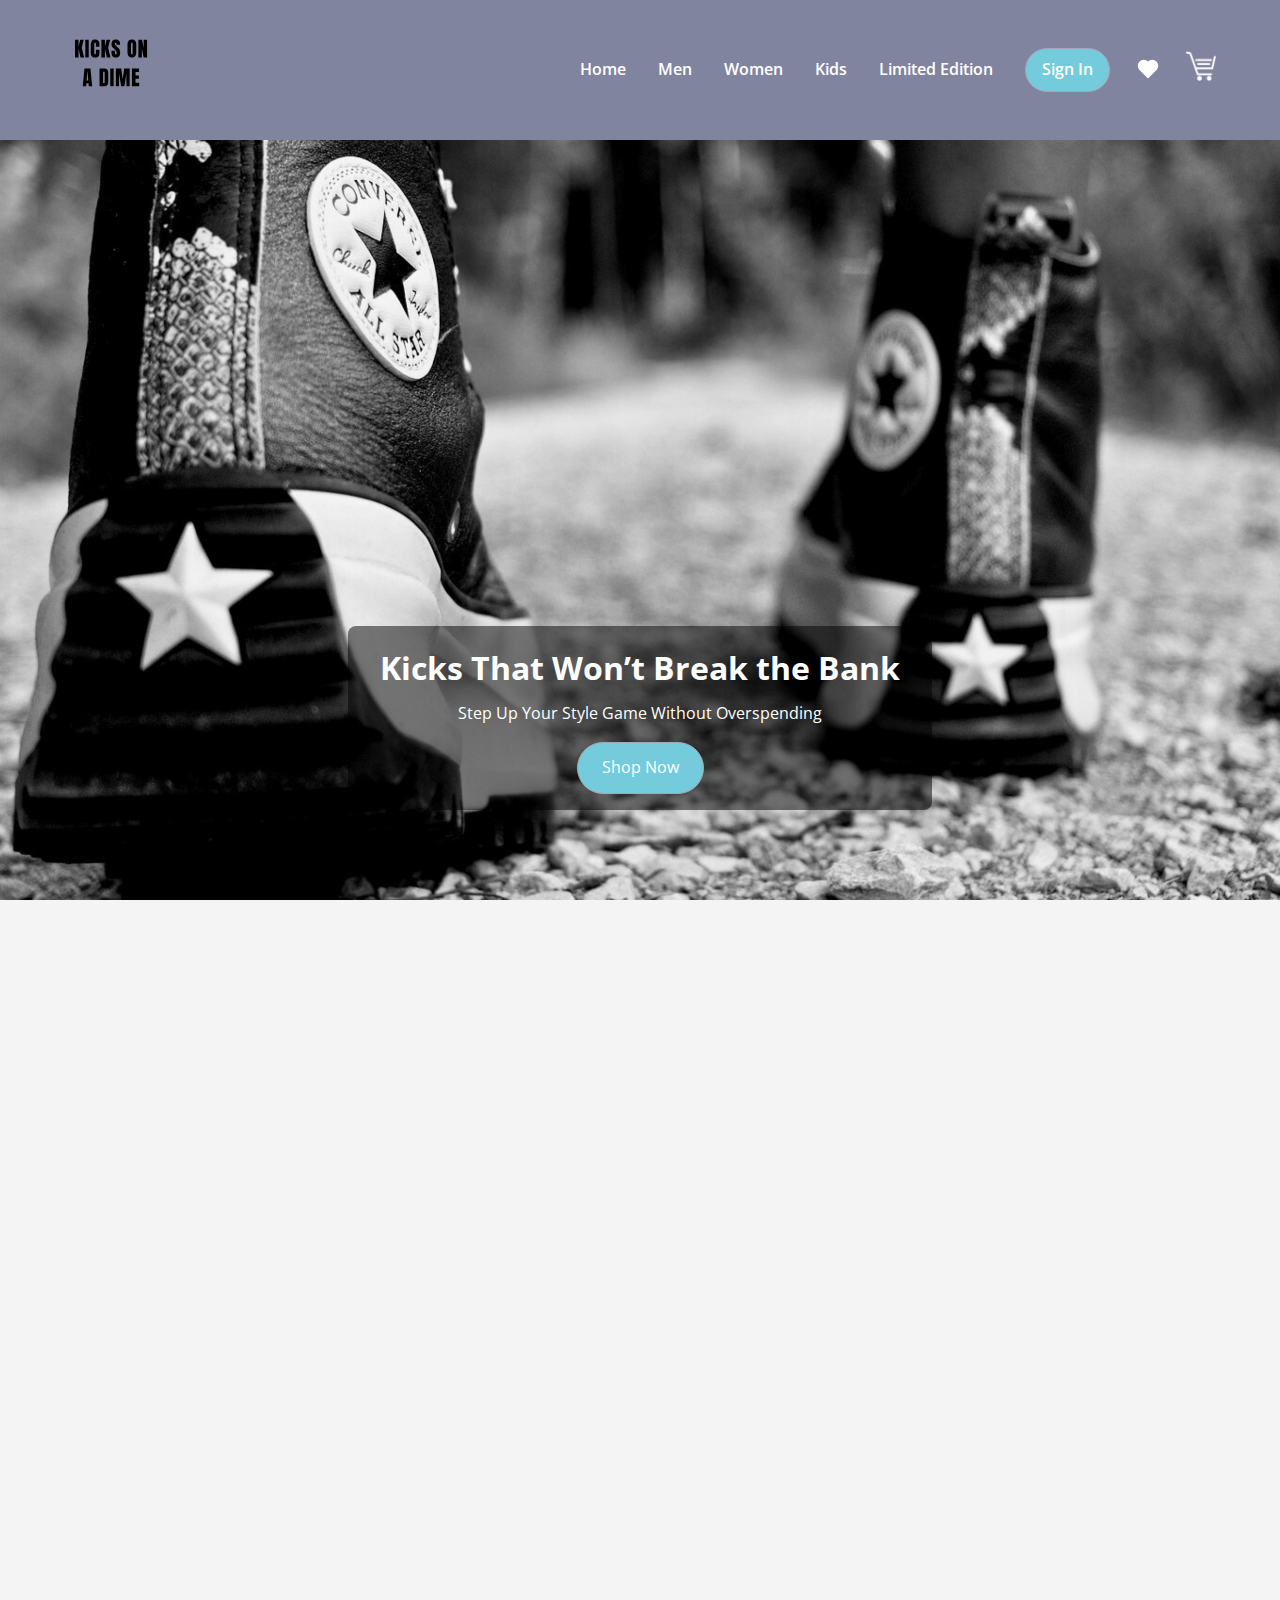
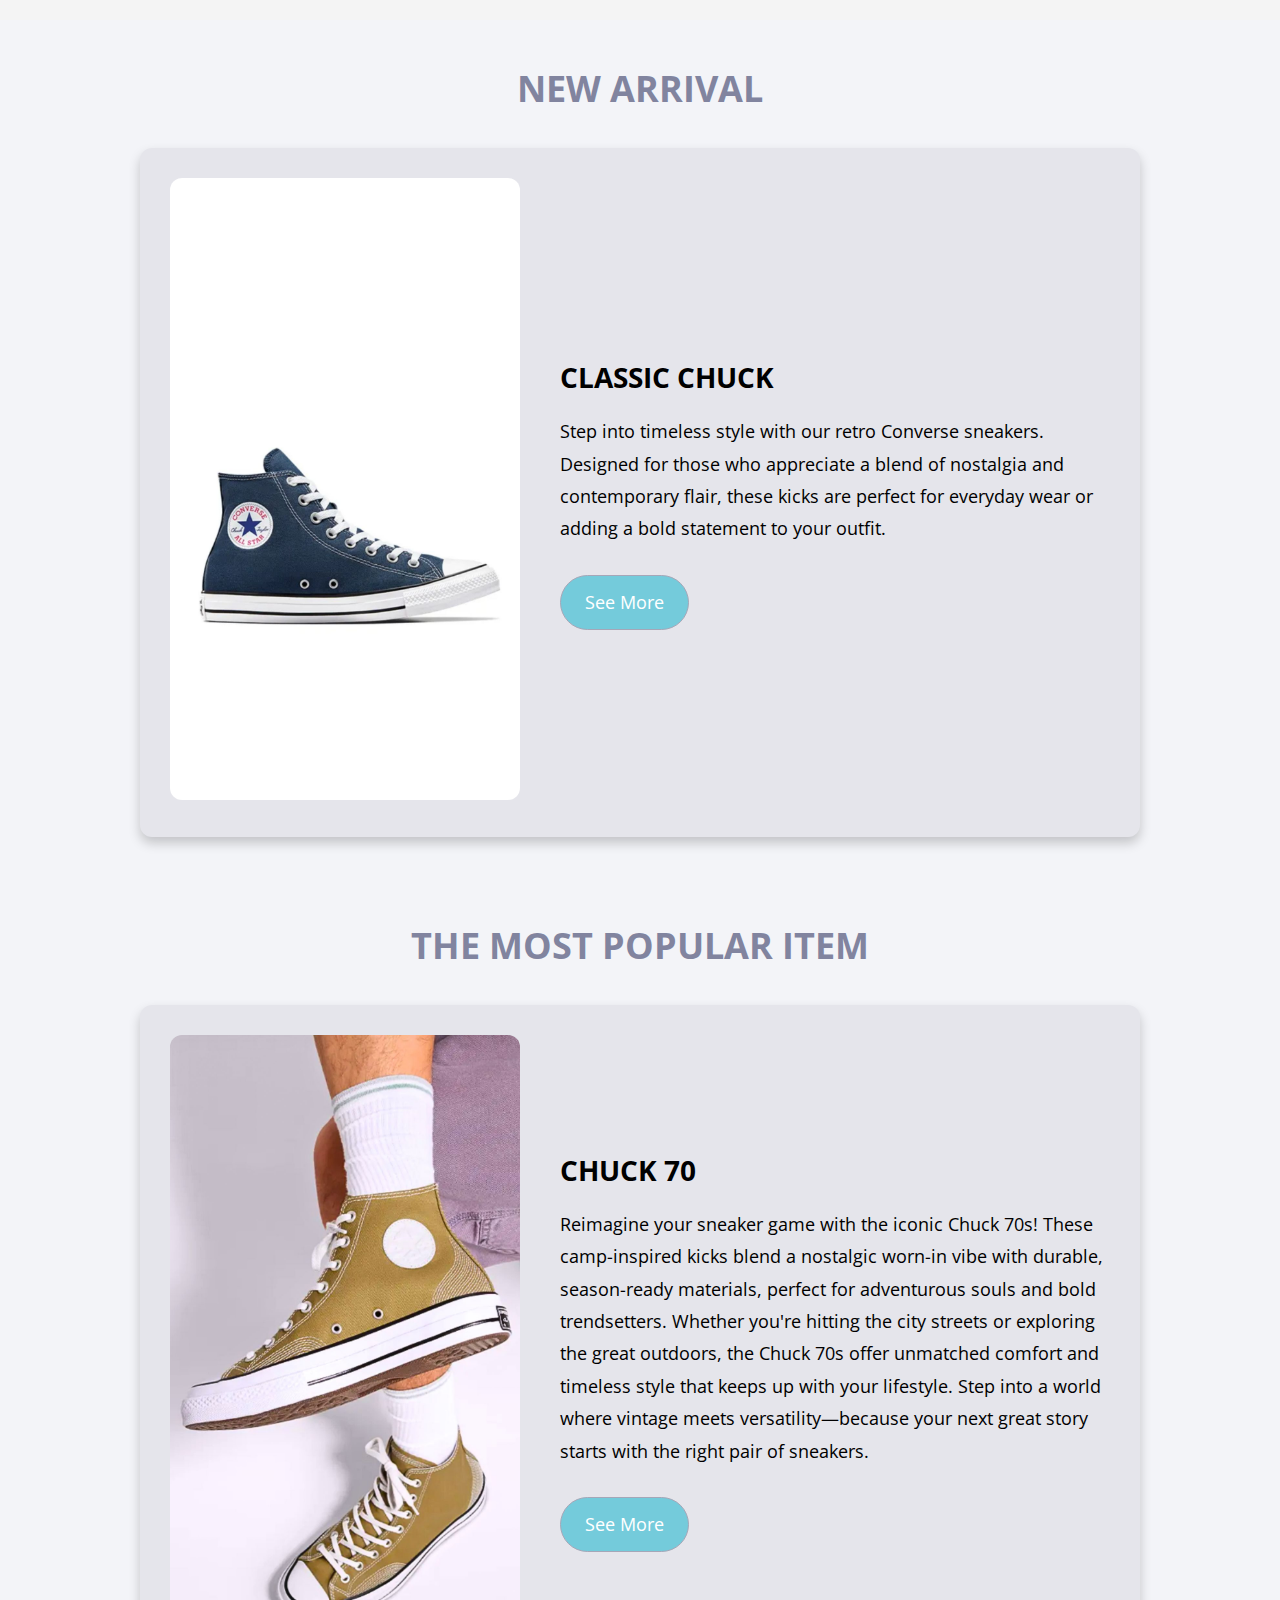
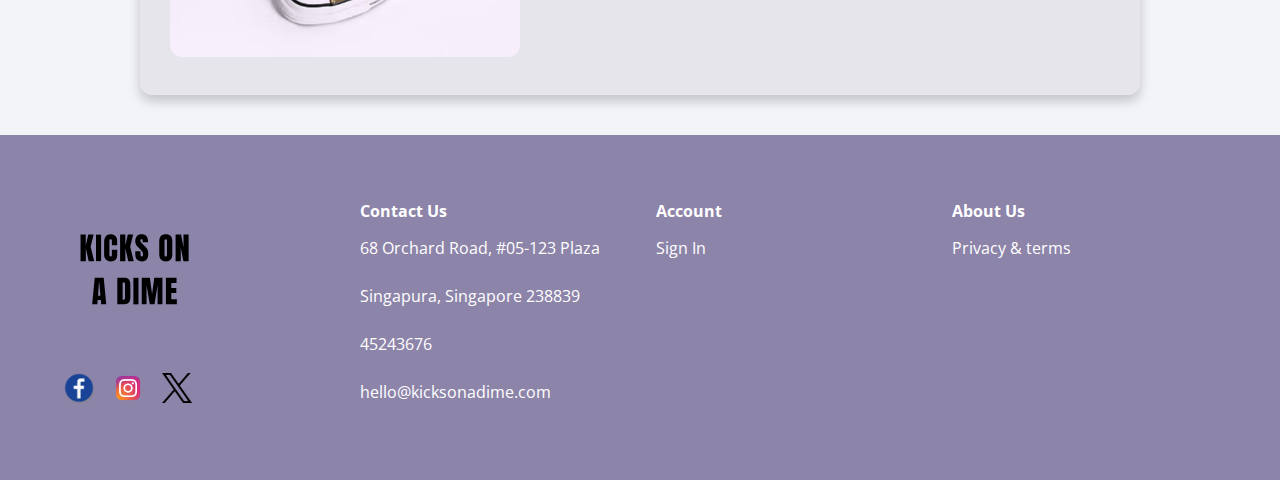
<file: index.html>
<!DOCTYPE html>
<html lang="en">
    <head>
        <meta charset="UTF-8">
        <meta name="viewport" content="width=device-width, initial-scale=1.0">
        <link rel="stylesheet" href="styles.css"/>
        <link 
        
        <link rel="preconnect" href="https://fonts.googleapis.com">
        <link rel="preconnect" href="https://fonts.gstatic.com" crossorigin>
        <link href="https://fonts.googleapis.com/css2?family=Open+Sans:ital,wght@0,300..800;1,300..800&display=swap" rel="stylesheet">
        <title>Welcome to Kicks On A Dime</title>
    </head>
    <body>
        <nav class="navbar">
            <div class="navbar-flex container">
                <div class="logo">
                    <img src="images/KICKS ON A DIME.svg" alt="Kicks">

                </div>
                
                <div class="main-menu-items">
                    <ul class="main-menu-list">
                        <li>
                            <a href="#">Home</a>
                        </li>
                        <li>
                            <a href="men.html">Men</a>
                        </li>
                        <li>
                            <a href="women.html">Women</a>
                        </li>
                        <li>
                            <a href="kids.html">Kids</a>
                        </li>
                        <li>
                            <a href="edition.html">Limited Edition</a>
                        </li>
                        <li>
                            <a href="account.html" class="btn">
                                Sign In
                            </a>
                        </li>
                        <li>
                            <a href="heart.html">
                                <div class="heart" title="Saved Items"></div>
                            </a>
                        </li>

                       <li>
                        <a href="cart.html">
                            <img src="images/cart.png" alt="Shopping">
                        </a>
                       </li>                
                    </ul>
                </div>

                



                <!-- Mobile menu -->

                <div class="mobile-menu">
                    <div class="mobile-menu-toggle">
                        <div class="menu-icon">
                            <div></div>
                            <div></div>
                            <div></div>
                        </div>
                        
                    </div>
                    <div class="mobile-menu-items">
                        <ul class="mobile-menu-list">
                            <li>
                                <a href="#">Home</a>
                            </li>
                            <li>
                                <a href="men.html">Men</a>
                            </li>
                            <li>
                                <a href="women.html">Women</a>
                            </li>
                            <li>
                                <a href="kids.html">Kids</a>
                            </li>
                            <li>
                                <a href="edition.html">Limited Edition</a>
                            </li>
                            <li>
                                <a href="account.html" class="btn">
                                    Sign In
                                </a>
                            </li>
                            <li>
                                <a href="heart.html">
                                    <div class="heart" title="Saved Items"></div>
                                </a>
                            </li>
    
                           <li>
                            <a href="cart.html">
                                <img src="images/cart.png" alt="Shopping">
                            </a>
                           </li>
    
                        </ul>
                    </div>


                </div>
            </div>
        </nav>

                <!-- Advertisement -->
        <header class="hero">
            <div class="slideshow-container">
                <!-- Slide 1 -->
                <div class="mySlides">
                    <img src="images/Banner1.jpg" alt="Sneakers Banner 1">
                    <div class="text">
                        <h1>Kicks That Won’t Break the Bank</h1>
                        <p>Step Up Your Style Game Without Overspending</p>
                        <a href="men.html" class="btn">Shop Now</a>
                    </div>
                </div>

                <!-- Slide 2 -->
                <div class="mySlides">
                    <img src="images/Banner2 .jpg" alt="Sneakers Banner 2">
                    <div class="text">
                        <h1>Authentic Converse Shoes</h1>
                        <p>High Quality, Low Prices</p>
                        <a href="women.html" class="btn">Shop Now</a>
                    </div>
                </div>

                <!-- Slide 3 -->
                <div class="mySlides">
                    <img src="images/Banner3.jpg" alt="Sneakers Banner 3">
                    <div class="text">
                        <h1>Step Into Comfort</h1>
                        <p>Trendy Sneakers for Everyday Wear</p>
                        <a href="men.html" class="btn">Shop Now</a>
                    </div>
                </div>
            </div>

            <!-- Dots/Indicators -->
            <div style="text-align: center; margin-top: 1rem;">
                <span class="dot"></span>
                <span class="dot"></span>
                <span class="dot"></span>
            </div>
        </header>



        <!-- Youtube Video -->

        <div class="video-container">
            <iframe width="560" height="315" src="https://www.youtube.com/embed/dQWmaeghvBQ?si=zcoLLF46SbpOcXci" title="YouTube video player" frameborder="0" allow="accelerometer; autoplay; clipboard-write; encrypted-media; gyroscope; picture-in-picture; web-share" referrerpolicy="strict-origin-when-cross-origin" allowfullscreen></iframe>
        </div>

<!--    New Arrival -->
        <div class="product-container">
            <h1>NEW ARRIVAL</h1>

            <div class="card">
                <div class="image-container">
                    <img src="images/Classic Shuck.jpg" alt="Retro Converse">
                </div>
                <div class="content">
                    <h2>CLASSIC CHUCK</h2>
                    <p>
                        Step into timeless style with our retro Converse sneakers. Designed for those who appreciate a blend of nostalgia and contemporary flair, these kicks are perfect for everyday wear or adding a bold statement to your outfit.
                    </p>
                    <a href="classicChuck.html" class="btn">
                        See More
                    </a>
                </div>
            </div>
        </div>

        <div class="product-container">
            <h1>THE MOST POPULAR ITEM</h1>

            <div class="card">
                <div class="image-container">
                    <img src="images/Chuck 70.jpg" alt="Retro Converse">
                </div>
                <div class="content">
                    <h2>CHUCK 70</h2>
                    <p>
                        Reimagine your sneaker game with the 
                        iconic Chuck 70s! These camp-inspired 
                        kicks blend a nostalgic worn-in vibe 
                        with durable, season-ready materials, 
                        perfect for adventurous souls and bold 
                        trendsetters. Whether you're hitting the 
                        city streets or exploring the great 
                        outdoors, the Chuck 70s offer unmatched 
                        comfort and timeless style that keeps up 
                        with your lifestyle. Step into a world where 
                        vintage meets versatility—because your next 
                        great story starts with the right pair of sneakers.
                    </p>
                    <a href="chuck70.html" class="btn">
                        See More
                    </a>
                </div>
            </div>
        </div>
        
        <footer class="footer">
            <div class="container grid grid--4-cols">
                <!-- Logo and Social Links -->
                <div class="logo-col">
                    <div class="footer-logo">
                        <img src="images/KICKS ON A DIME.svg" alt="Kicks On A Dime Logo">
                    </div>
                    <div class="social-links">
                        <ul>
                            <li><a href="#"><img src="images/facebook.png" alt="Facebook"></a></li>
                            <li><a href="#"><img src="images/instagram.png" alt="Instagram"></a></li>
                            <li><a href="#"><img src="images/twitter.png" alt="Twitter"></a></li>
                        </ul>
                    </div>
                </div>
        
                <!-- Contact Information -->
                <div class="address-col">
                    
                    <a href="contact.html" class="footer-heading">Contact Us</a>
                    <address>
                        
                        <ul>
                            <li><p>68 Orchard Road, #05-123 Plaza Singapura, Singapore 238839</p> </li>
                            <li><a href="tel:45243676">45243676</a></li>
                            <li><a href="mailto:hello@kicksonadime.com">hello@kicksonadime.com</a></li>
                        </ul>
                       
                          
                        
                        
                    </address>
                </div>
        
                <!-- Account Section -->
                <div class="nav-col">
                    
                    <a href="account.html" class="footer-heading">Account</a>
                    <ul>
                        <li><a href="account.html">Sign In</a></li>
                    </ul>
                </div>
        
                <!-- About Us Section -->
                <div class="nav-col">
                    <a href="aboutus.html" class="footer-heading">About Us</a>
                    
                    <ul>
                        <li><a href="#">Privacy & terms</a></li>
                    </ul>
                </div>
            </div>
        </footer>
        
        <script src="script.js" ></script>
    </body>
</html>
</file>
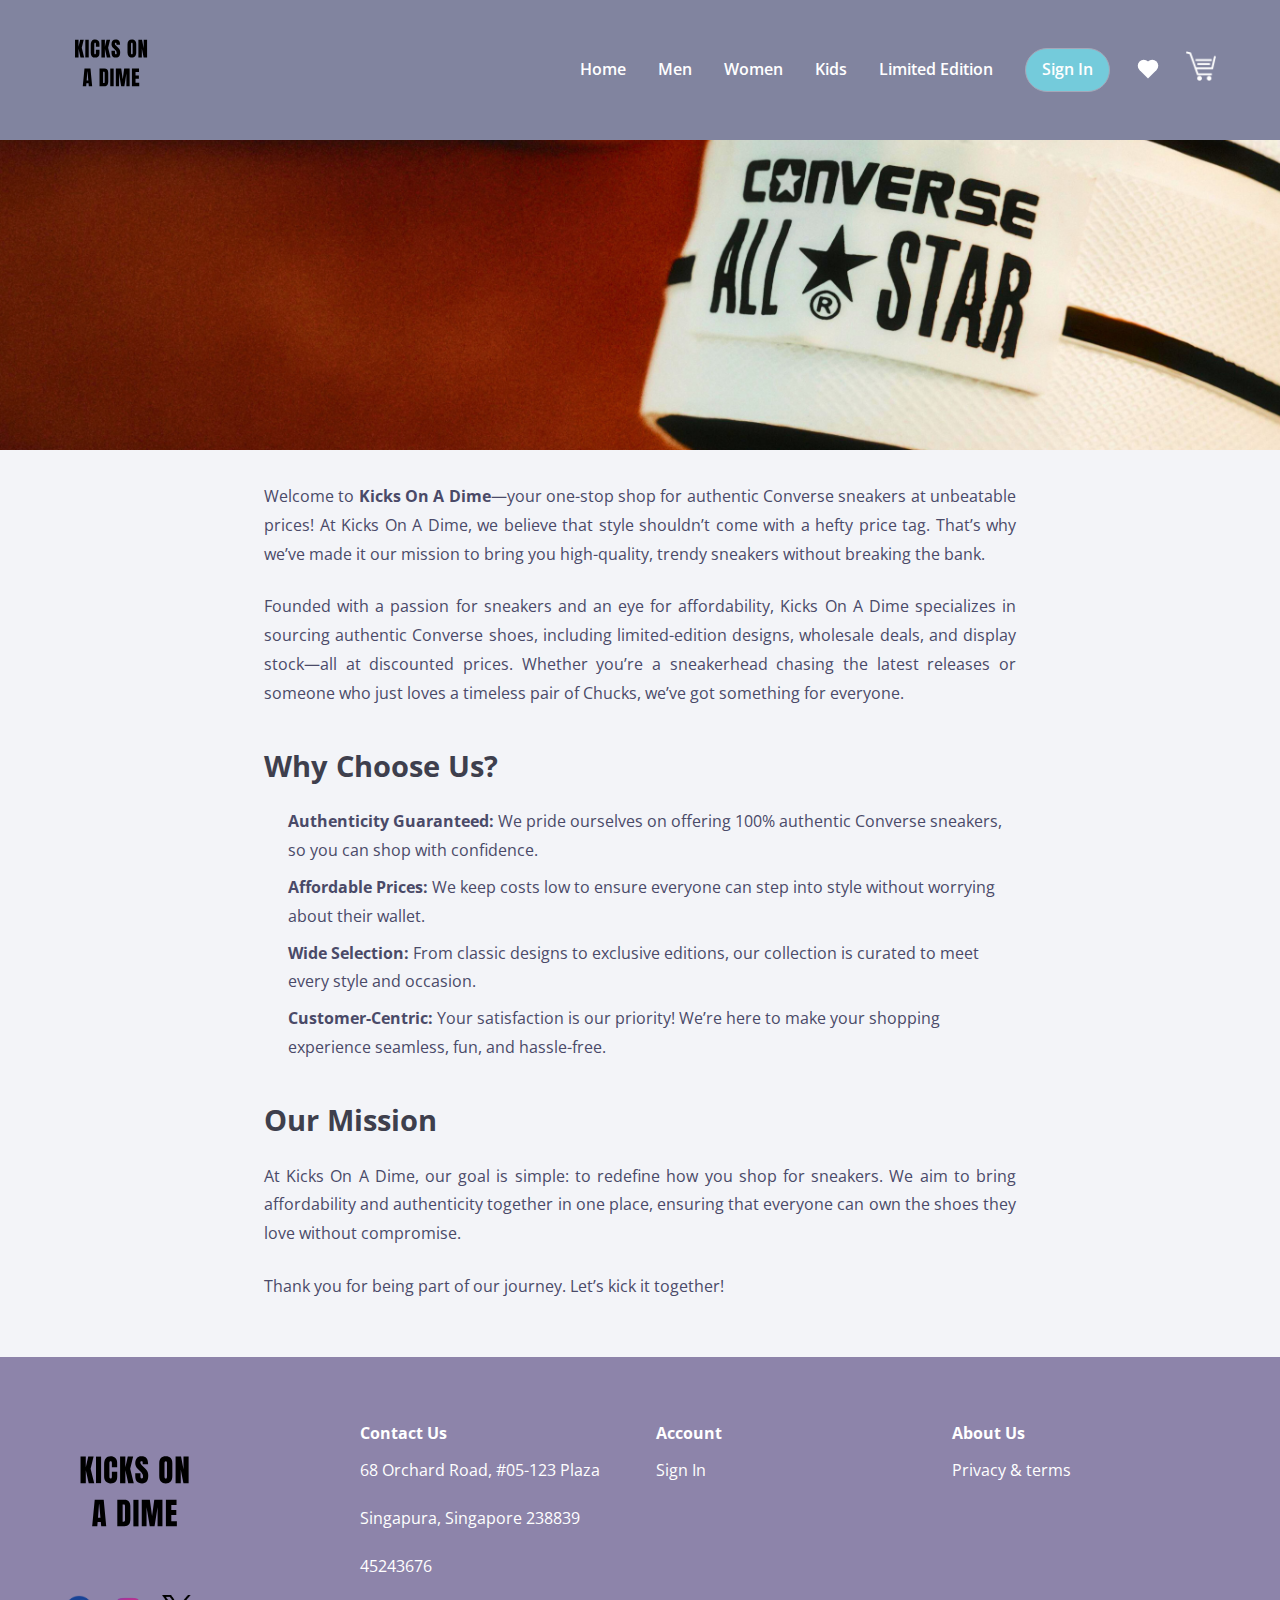
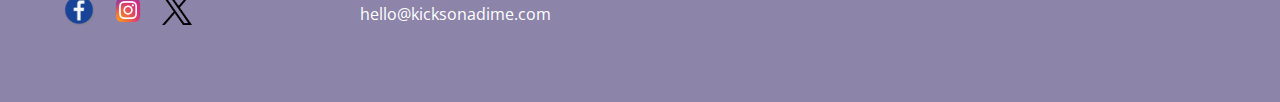
<file: aboutus.html>
<!DOCTYPE html>
<html lang="en">
    <head>
        <meta charset="UTF-8">
        <meta name="viewport" content="width=device-width, initial-scale=1.0">
        <link rel="stylesheet" href="styles.css"/>
        <link 
        
        <link rel="preconnect" href="https://fonts.googleapis.com">
        <link rel="preconnect" href="https://fonts.gstatic.com" crossorigin>
        <link href="https://fonts.googleapis.com/css2?family=Open+Sans:ital,wght@0,300..800;1,300..800&display=swap" rel="stylesheet">
        <title>Welcome to Kicks On A Dime</title>
    </head>
    <body>
        <nav class="navbar">
            <div class="navbar-flex container">
                <div class="logo">
                    <img src="images/KICKS ON A DIME.svg" alt="Kicks">

                </div>
                
                <div class="main-menu-items">
                    <ul class="main-menu-list">
                        <li>
                            <a href="index.html">Home</a>
                        </li>
                        <li>
                            <a href="men.html">Men</a>
                        </li>
                        <li>
                            <a href="women.html">Women</a>
                        </li>
                        <li>
                            <a href="kids.html">Kids</a>
                        </li>
                        <li>
                            <a href="edition.html">Limited Edition</a>
                        </li>
                        <li>
                            <a href="account.html" class="btn">
                                Sign In
                            </a>
                        </li>
                        <li>
                            <a href="heart.html">
                                <div class="heart" title="Saved Items"></div>
                            </a>
                        </li>

                       <li>
                        <a href="cart.html">
                            <img src="images/cart.png" alt="Shopping">
                        </a>
                       </li>                
                    </ul>
                </div>

                



                <!-- Mobile menu -->

                <div class="mobile-menu">
                    <div class="mobile-menu-toggle">
                        <div class="menu-icon">
                            <div></div>
                            <div></div>
                            <div></div>
                        </div>
                        
                    </div>
                    <div class="mobile-menu-items">
                        <ul class="mobile-menu-list">
                            <li>
                                <a href="index.html">Home</a>
                            </li>
                            <li>
                                <a href="men.html">Men</a>
                            </li>
                            <li>
                                <a href="women.html">Women</a>
                            </li>
                            <li>
                                <a href="kids.html">Kids</a>
                            </li>
                            <li>
                                <a href="edition.html">Limited Edition</a>
                            </li>
                            <li>
                                <a href="account.html" class="btn">
                                    Sign In
                                </a>
                            </li>
                            <li>
                                <a href="heart.html">
                                    <div class="heart" title="Saved Items"></div>
                                </a>
                            </li>
    
                           <li>
                            <a href="cart.html">
                                <img src="images/cart.png" alt="Shopping">
                            </a>
                           </li>
    
                        </ul>
                    </div>


                </div>
            </div>
        </nav>

        <header class="men-banner">
            <img src="images/BannerAboutUs.jpg" alt="Men's Banner">
        </header>

        <section class="about-content">
            <div class="container">
                <p>Welcome to <strong>Kicks On A Dime</strong>—your one-stop shop for authentic Converse sneakers at unbeatable prices! At Kicks On A Dime, we believe that style shouldn’t come with a hefty price tag. That’s why we’ve made it our mission to bring you high-quality, trendy sneakers without breaking the bank.</p>
                
                <p>Founded with a passion for sneakers and an eye for affordability, Kicks On A Dime specializes in sourcing authentic Converse shoes, including limited-edition designs, wholesale deals, and display stock—all at discounted prices. Whether you’re a sneakerhead chasing the latest releases or someone who just loves a timeless pair of Chucks, we’ve got something for everyone.</p>
                
                <h2>Why Choose Us?</h2>
                <ul>
                    <li><strong>Authenticity Guaranteed:</strong> We pride ourselves on offering 100% authentic Converse sneakers, so you can shop with confidence.</li>
                    <li><strong>Affordable Prices:</strong> We keep costs low to ensure everyone can step into style without worrying about their wallet.</li>
                    <li><strong>Wide Selection:</strong> From classic designs to exclusive editions, our collection is curated to meet every style and occasion.</li>
                    <li><strong>Customer-Centric:</strong> Your satisfaction is our priority! We’re here to make your shopping experience seamless, fun, and hassle-free.</li>
                </ul>
                
                <h2>Our Mission</h2>
                <p>At Kicks On A Dime, our goal is simple: to redefine how you shop for sneakers. We aim to bring affordability and authenticity together in one place, ensuring that everyone can own the shoes they love without compromise.</p>
                
                <p>Thank you for being part of our journey. Let’s kick it together!</p>
            </div>
        </section>

       
    
       




       


     


        
        <footer class="footer">
            <div class="container grid grid--4-cols">
                <!-- Logo and Social Links -->
                <div class="logo-col">
                    <div class="footer-logo">
                        <img src="images/KICKS ON A DIME.svg" alt="Kicks On A Dime Logo">
                    </div>
                    <div class="social-links">
                        <ul>
                            <li><a href="#"><img src="images/facebook.png" alt="Facebook"></a></li>
                            <li><a href="#"><img src="images/instagram.png" alt="Instagram"></a></li>
                            <li><a href="#"><img src="images/twitter.png" alt="Twitter"></a></li>
                        </ul>
                    </div>
                </div>
        
                <!-- Contact Information -->
                <div class="address-col">
                    
                    <a href="contact.html" class="footer-heading">Contact Us</a>
                    <address>
                        
                        <ul>
                            <li><p>68 Orchard Road, #05-123 Plaza Singapura, Singapore 238839</p> </li>
                            <li><a href="tel:45243676">45243676</a></li>
                            <li><a href="mailto:hello@kicksonadime.com">hello@kicksonadime.com</a></li>
                        </ul>
                       
                          
                        
                        
                    </address>
                </div>
        
                <!-- Account Section -->
                <div class="nav-col">
                    
                    <a href="account.html" class="footer-heading">Account</a>
                    <ul>
                        <li><a href="#">Sign In</a></li>
                    </ul>
                </div>
        
                <!-- About Us Section -->
                <div class="nav-col">
                    <a href="aboutus.html" class="footer-heading">About Us</a>
                    
                    <ul>
                        <li><a href="#">Privacy & terms</a></li>
                    </ul>
                </div>
            </div>
        </footer>
        
        <script src="script.js" ></script>
    </body>
</html>
</file>
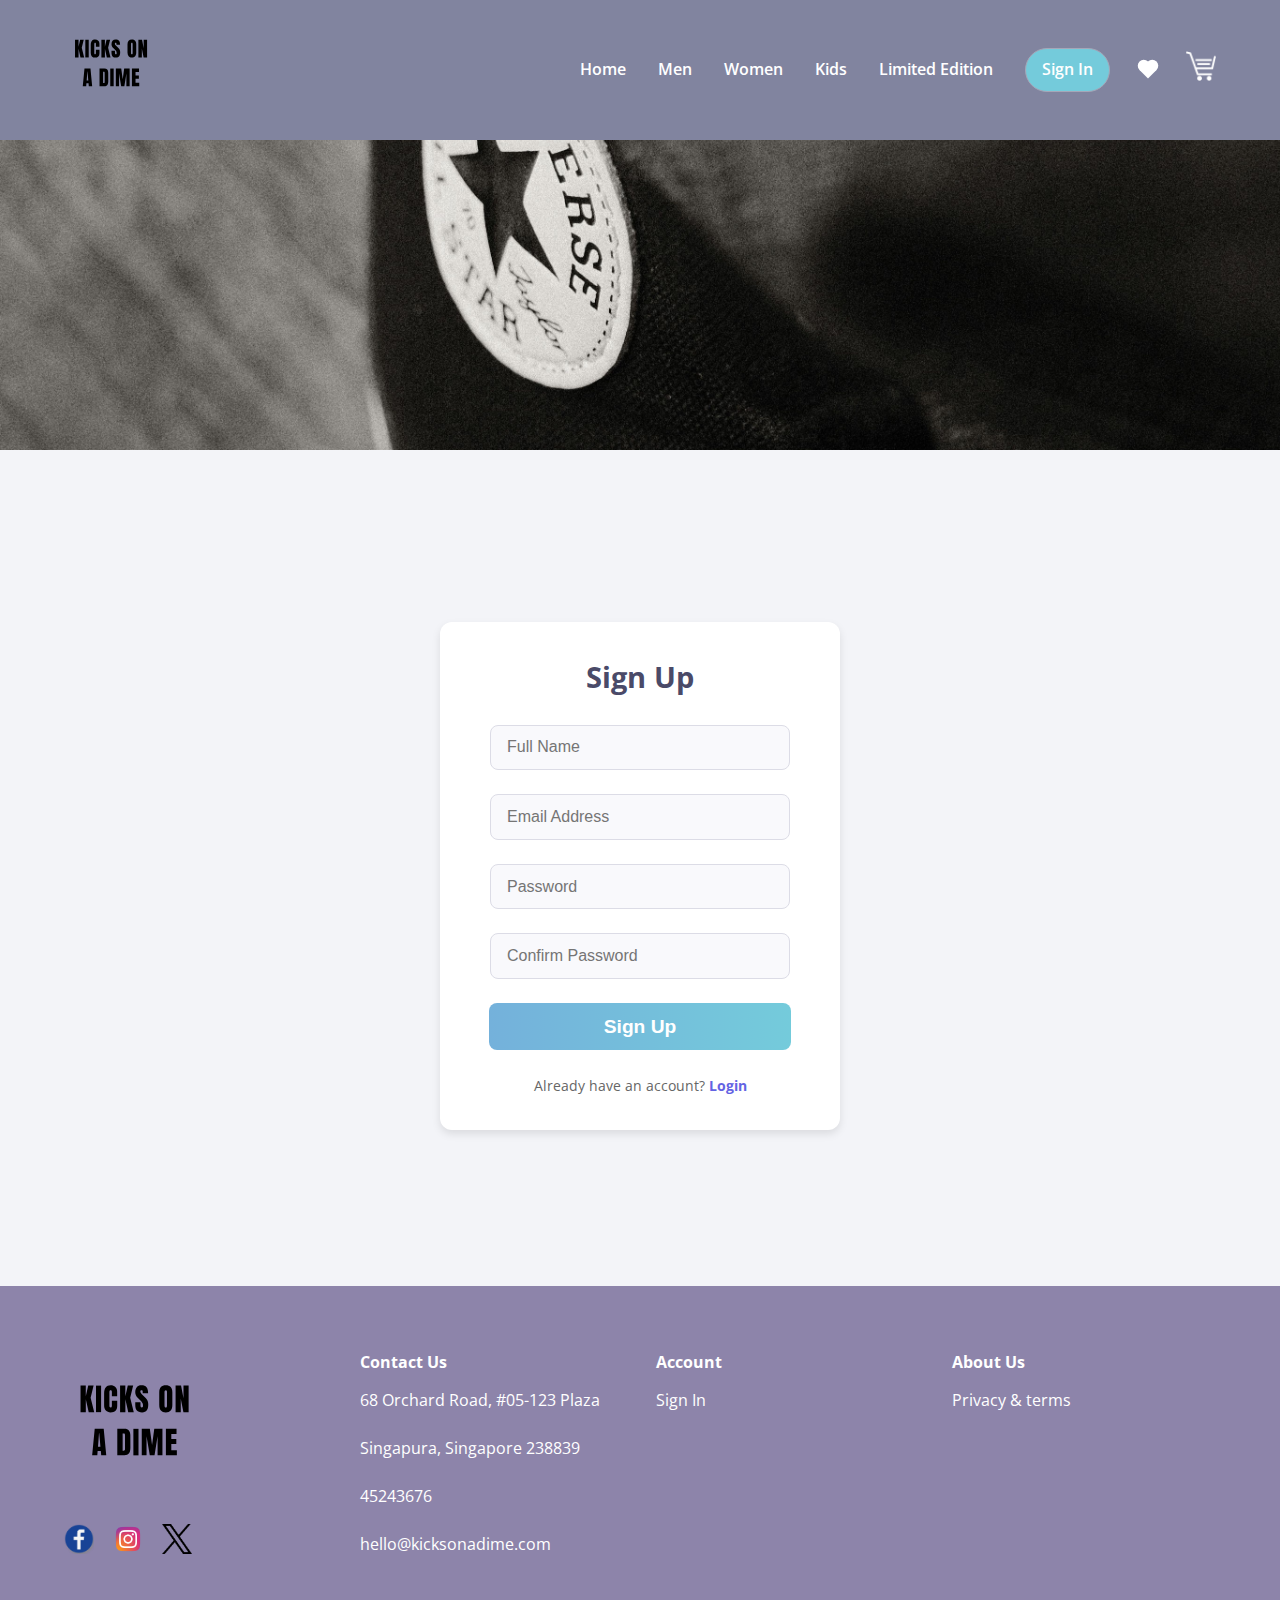
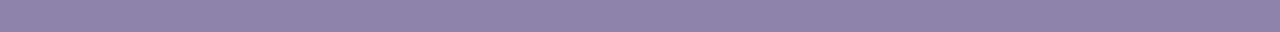
<file: account.html>
<!DOCTYPE html>
<html lang="en">
    <head>
        <meta charset="UTF-8">
        <meta name="viewport" content="width=device-width, initial-scale=1.0">
        <link rel="stylesheet" href="styles.css"/>
        <link 
        
        <link rel="preconnect" href="https://fonts.googleapis.com">
        <link rel="preconnect" href="https://fonts.gstatic.com" crossorigin>
        <link href="https://fonts.googleapis.com/css2?family=Open+Sans:ital,wght@0,300..800;1,300..800&display=swap" rel="stylesheet">
        <title>Welcome to Kicks On A Dime</title>
    </head>
    <body>
        <nav class="navbar">
            <div class="navbar-flex container">
                <div class="logo">
                    <img src="images/KICKS ON A DIME.svg" alt="Kicks">

                </div>
                
                <div class="main-menu-items">
                    <ul class="main-menu-list">
                        <li>
                            <a href="index.html">Home</a>
                        </li>
                        <li>
                            <a href="men.html">Men</a>
                        </li>
                        <li>
                            <a href="women.html">Women</a>
                        </li>
                        <li>
                            <a href="kids.html">Kids</a>
                        </li>
                        <li>
                            <a href="edition.html">Limited Edition</a>
                        </li>
                        <li>
                            <a href="account.html" class="btn">
                                Sign In
                            </a>
                        </li>
                        <li>
                            <a href="heart.html">
                                <div class="heart" title="Saved Items"></div>
                            </a>
                        </li>

                       <li>
                        <a href="cart.html">
                            <img src="images/cart.png" alt="Shopping">
                        </a>
                       </li>                
                    </ul>
                </div>

                



                <!-- Mobile menu -->

                <div class="mobile-menu">
                    <div class="mobile-menu-toggle">
                        <div class="menu-icon">
                            <div></div>
                            <div></div>
                            <div></div>
                        </div>
                        
                    </div>
                    <div class="mobile-menu-items">
                        <ul class="mobile-menu-list">
                            <li>
                                <a href="index.html">Home</a>
                            </li>
                            <li>
                                <a href="men.html">Men</a>
                            </li>
                            <li>
                                <a href="women.html">Women</a>
                            </li>
                            <li>
                                <a href="kids.html">Kids</a>
                            </li>
                            <li>
                                <a href="edition.html">Limited Edition</a>
                            </li>
                            <li>
                                <a href="account.html" class="btn">
                                    Sign In
                                </a>
                            </li>
                            <li>
                                <a href="heart.html">
                                    <div class="heart" title="Saved Items"></div>
                                </a>
                            </li>
    
                           <li>
                            <a href="cart.html">
                                <img src="images/cart.png" alt="Shopping">
                            </a>
                           </li>
    
                        </ul>
                    </div>


                </div>
            </div>
        </nav>

        <header class="men-banner">
            <img src="images/BannerSignIn.jpg" alt="Men's Banner">
        </header>

        <!-- Sign Up Form -->
        <div class="signup-wrapper">
            <div class="signup-box">
                <h2>Sign Up</h2>
                <form action="#" method="post" class="signup-form">
                    <div class="form-group">
                        <input type="text" name="full_name" id="full_name" placeholder="Full Name" required>
                    </div>
                    <div class="form-group">
                        <input type="email" name="email" id="email" placeholder="Email Address" required>
                    </div>
                    <div class="form-group">
                        <input type="password" name="password" id="password" placeholder="Password" required>
                    </div>
                    <div class="form-group">
                        <input type="password" name="confirm_password" id="confirm_password" placeholder="Confirm Password" required>
                    </div>
                    <div class="form-actions">
                        <button type="submit" class="btn-signup">Sign Up</button>
                    </div>
                    <p class="form-footer">
                        Already have an account? <a href="login.html">Login</a>
                    </p>
                </form>
            </div>
                <!-- Sign-up form content here -->
            </div>
        </div>
        

        

       
    
    
    

       
    
       




       


     


        
        <footer class="footer">
            <div class="container grid grid--4-cols">
                <!-- Logo and Social Links -->
                <div class="logo-col">
                    <div class="footer-logo">
                        <img src="images/KICKS ON A DIME.svg" alt="Kicks On A Dime Logo">
                    </div>
                    <div class="social-links">
                        <ul>
                            <li><a href="#"><img src="images/facebook.png" alt="Facebook"></a></li>
                            <li><a href="#"><img src="images/instagram.png" alt="Instagram"></a></li>
                            <li><a href="#"><img src="images/twitter.png" alt="Twitter"></a></li>
                        </ul>
                    </div>
                </div>
        
                <!-- Contact Information -->
                <div class="address-col">
                    
                    <a href="contact.html" class="footer-heading">Contact Us</a>
                    <address>
                        
                        <ul>
                            <li><p>68 Orchard Road, #05-123 Plaza Singapura, Singapore 238839</p> </li>
                            <li><a href="tel:45243676">45243676</a></li>
                            <li><a href="mailto:hello@kicksonadime.com">hello@kicksonadime.com</a></li>
                        </ul>
                       
                          
                        
                        
                    </address>
                </div>
        
                <!-- Account Section -->
                <div class="nav-col">
                    
                    <a href="account.html" class="footer-heading">Account</a>
                    <ul>
                        <li><a href="#">Sign In</a></li>
                    </ul>
                </div>
        
                <!-- About Us Section -->
                <div class="nav-col">
                    <a href="aboutus.html" class="footer-heading">About Us</a>
                    
                    <ul>
                        <li><a href="#">Privacy & terms</a></li>
                    </ul>
                </div>
            </div>
        </footer>
        
        <script src="script.js" ></script>
    </body>
</html>
</file>
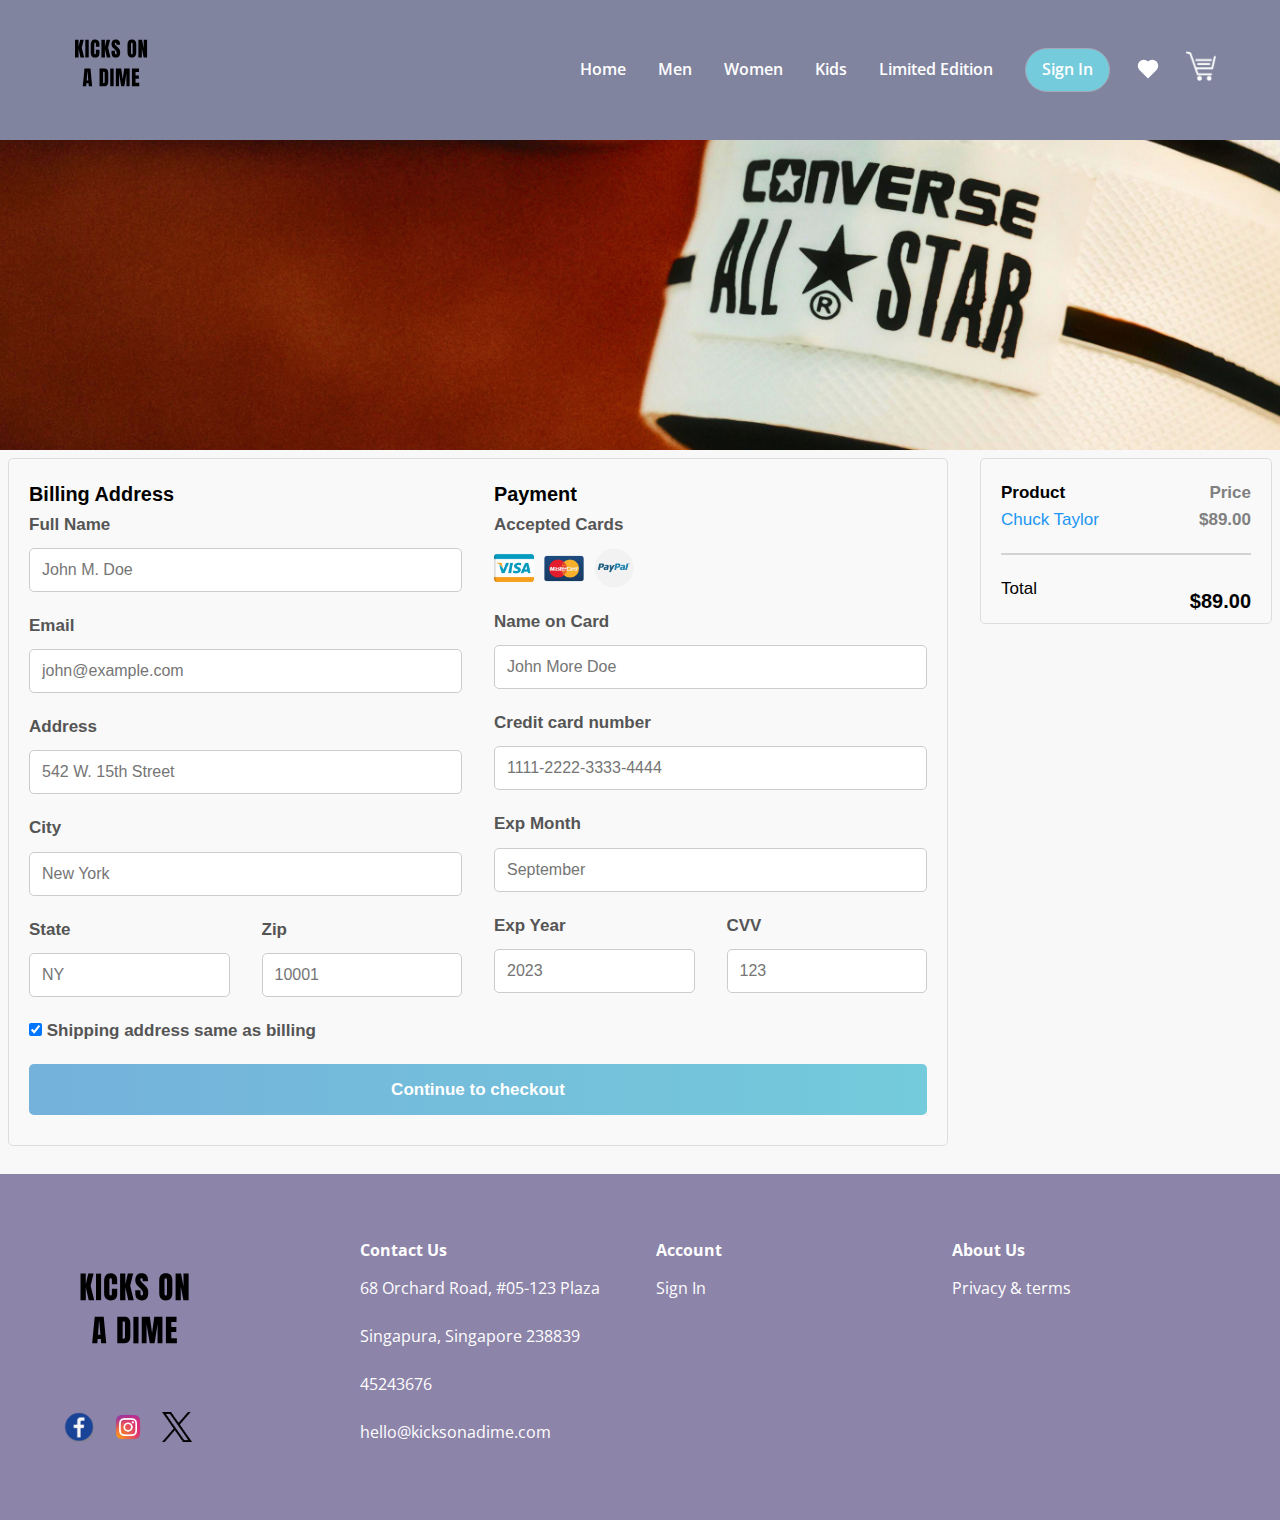
<file: cart.html>
<!DOCTYPE html>
<html lang="en">
    <head>
        <meta charset="UTF-8">
        <meta name="viewport" content="width=device-width, initial-scale=1.0">
        <link rel="stylesheet" href="styles.css"/>
        <link 
        
        <link rel="preconnect" href="https://fonts.googleapis.com">
        <link rel="preconnect" href="https://fonts.gstatic.com" crossorigin>
        <link href="https://fonts.googleapis.com/css2?family=Open+Sans:ital,wght@0,300..800;1,300..800&display=swap" rel="stylesheet">
        <title>Welcome to Kicks On A Dime</title>
    </head>
    <body>
        <nav class="navbar">
            <div class="navbar-flex container">
                <div class="logo">
                    <img src="images/KICKS ON A DIME.svg" alt="Kicks">

                </div>
                
                <div class="main-menu-items">
                    <ul class="main-menu-list">
                        <li>
                            <a href="index.html">Home</a>
                        </li>
                        <li>
                            <a href="men.html">Men</a>
                        </li>
                        <li>
                            <a href="women.html">Women</a>
                        </li>
                        <li>
                            <a href="kids.html">Kids</a>
                        </li>
                        <li>
                            <a href="edition.html">Limited Edition</a>
                        </li>
                        <li>
                            <a href="account.html" class="btn">
                                Sign In
                            </a>
                        </li>
                        <li>
                            <a href="heart.html">
                                <div class="heart" title="Saved Items"></div>
                            </a>
                        </li>

                       <li>
                        <a href="cart.html">
                            <img src="images/cart.png" alt="Shopping">
                        </a>
                       </li>                
                    </ul>
                </div>

                



                <!-- Mobile menu -->

                <div class="mobile-menu">
                    <div class="mobile-menu-toggle">
                        <div class="menu-icon">
                            <div></div>
                            <div></div>
                            <div></div>
                        </div>
                        
                    </div>
                    <div class="mobile-menu-items">
                        <ul class="mobile-menu-list">
                            <li>
                                <a href="index.html">Home</a>
                            </li>
                            <li>
                                <a href="men.html">Men</a>
                            </li>
                            <li>
                                <a href="women.html">Women</a>
                            </li>
                            <li>
                                <a href="kids.html">Kids</a>
                            </li>
                            <li>
                                <a href="edition.html">Limited Edition</a>
                            </li>
                            <li>
                                <a href="account.html" class="btn">
                                    Sign In
                                </a>
                            </li>
                            <li>
                                <a href="heart.html">
                                    <div class="heart" title="Saved Items"></div>
                                </a>
                            </li>
    
                           <li>
                            <a href="cart.html">
                                <img src="images/cart.png" alt="Shopping">
                            </a>
                           </li>
    
                        </ul>
                    </div>


                </div>
            </div>
        </nav>

        <header class="men-banner">
            <img src="images/BannerAboutUs.jpg" alt="Men's Banner">
        </header>

        <div class="checkout-container">
            <div class="row">
                <div class="col-75">
                    <div class="container">
                        <form action="/action_page.php">
                            <div class="row">
                                <div class="col-50">
                                    <h3>Billing Address</h3>
                                    <label for="fname"><i class="fa fa-user"></i> Full Name</label>
                                    <input type="text" id="fname" name="firstname" placeholder="John M. Doe">
                                    <label for="email"><i class="fa fa-envelope"></i> Email</label>
                                    <input type="text" id="email" name="email" placeholder="john@example.com">
                                    <label for="adr"><i class="fa fa-address-card-o"></i> Address</label>
                                    <input type="text" id="adr" name="address" placeholder="542 W. 15th Street">
                                    <label for="city"><i class="fa fa-institution"></i> City</label>
                                    <input type="text" id="city" name="city" placeholder="New York">
                                    <div class="row">
                                        <div class="col-50">
                                            <label for="state">State</label>
                                            <input type="text" id="state" name="state" placeholder="NY">
                                        </div>
                                        <div class="col-50">
                                            <label for="zip">Zip</label>
                                            <input type="text" id="zip" name="zip" placeholder="10001">
                                        </div>
                                    </div>
                                </div>
                                <div class="col-50">
                                    <h3>Payment</h3>
                                    <label for="fname">Accepted Cards</label>
                                    <div class="icon-container">
                                        <img src="images/visa.png" alt="Visa">
                                        <img src="images/master.png" alt="MasterCard">
                                        <img src="images/paypal.png" alt="PayPal">
                                    </div>
                                    <label for="cname">Name on Card</label>
                                    <input type="text" id="cname" name="cardname" placeholder="John More Doe">
                                    <label for="ccnum">Credit card number</label>
                                    <input type="text" id="ccnum" name="cardnumber" placeholder="1111-2222-3333-4444">
                                    <label for="expmonth">Exp Month</label>
                                    <input type="text" id="expmonth" name="expmonth" placeholder="September">
                                    <div class="row">
                                        <div class="col-50">
                                            <label for="expyear">Exp Year</label>
                                            <input type="text" id="expyear" name="expyear" placeholder="2023">
                                        </div>
                                        <div class="col-50">
                                            <label for="cvv">CVV</label>
                                            <input type="text" id="cvv" name="cvv" placeholder="123">
                                        </div>
                                    </div>
                                </div>
                            </div>
                            <label>
                                <input type="checkbox" checked="checked" name="sameadr"> Shipping address same as billing
                            </label>
                            
                            <!-- <input type="submit" value="Continue to checkout" class="btn"> -->
                            <a href="payment-success.html" class="btn">Continue to checkout</a>

                        </form>
                    </div>
                </div>
                <div class="col-25">
                    <div class="container">
                        <h4>Product <span class="price">Price</span></h4>
                        <p><a href="classicChuck.html">Chuck Taylor</a> <span class="price">$89.00</span></p>
                        <hr>
                        <p>Total <span class="price total-price">$89.00</span></p>
                    </div>
                </div>
            </div>
        </div>
        
    

       


        
      
                

            
        <footer class="footer">
            <div class="container grid grid--4-cols">
                <!-- Logo and Social Links -->
                <div class="logo-col">
                    <div class="footer-logo">
                        <img src="images/KICKS ON A DIME.svg" alt="Kicks On A Dime Logo">
                    </div>
                    <div class="social-links">
                        <ul>
                            <li><a href="#"><img src="images/facebook.png" alt="Facebook"></a></li>
                            <li><a href="#"><img src="images/instagram.png" alt="Instagram"></a></li>
                            <li><a href="#"><img src="images/twitter.png" alt="Twitter"></a></li>
                        </ul>
                    </div>
                </div>
        
                <!-- Contact Information -->
                <div class="address-col">
                    
                    <a href="contact.html" class="footer-heading">Contact Us</a>
                    <address>
                        
                        <ul>
                            <li><p>68 Orchard Road, #05-123 Plaza Singapura, Singapore 238839</p> </li>
                            <li><a href="tel:45243676">45243676</a></li>
                            <li><a href="mailto:hello@kicksonadime.com">hello@kicksonadime.com</a></li>
                        </ul>
                       
                          
                        
                        
                    </address>
                </div>
        
                <!-- Account Section -->
                <div class="nav-col">
                    
                    <a href="account.html" class="footer-heading">Account</a>
                    <ul>
                        <li><a href="#">Sign In</a></li>
                    </ul>
                </div>
        
                <!-- About Us Section -->
                <div class="nav-col">
                    <a href="aboutus.html" class="footer-heading">About Us</a>
                    
                    <ul>
                        <li><a href="#">Privacy & terms</a></li>
                    </ul>
                </div>
            </div>
        </footer>
        
        <script src="script.js" ></script>
    </body>
</html>
</file>
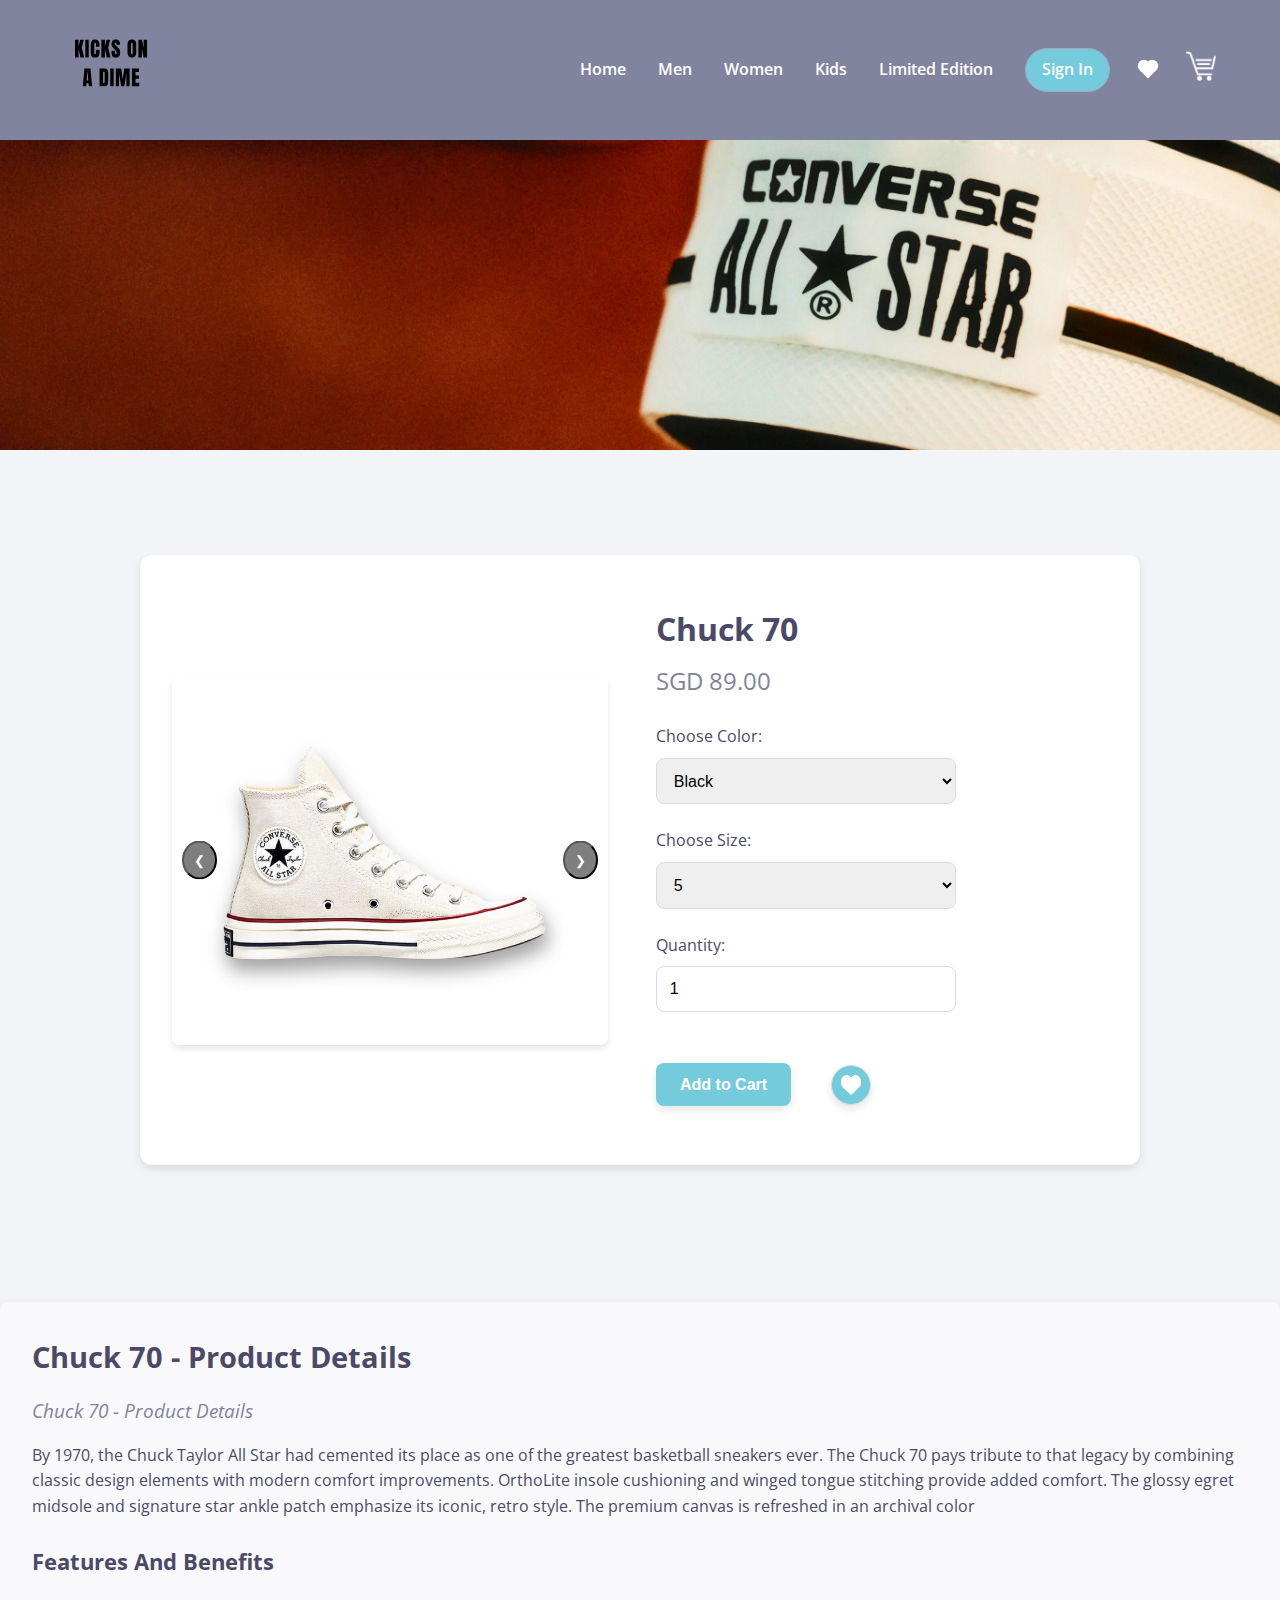
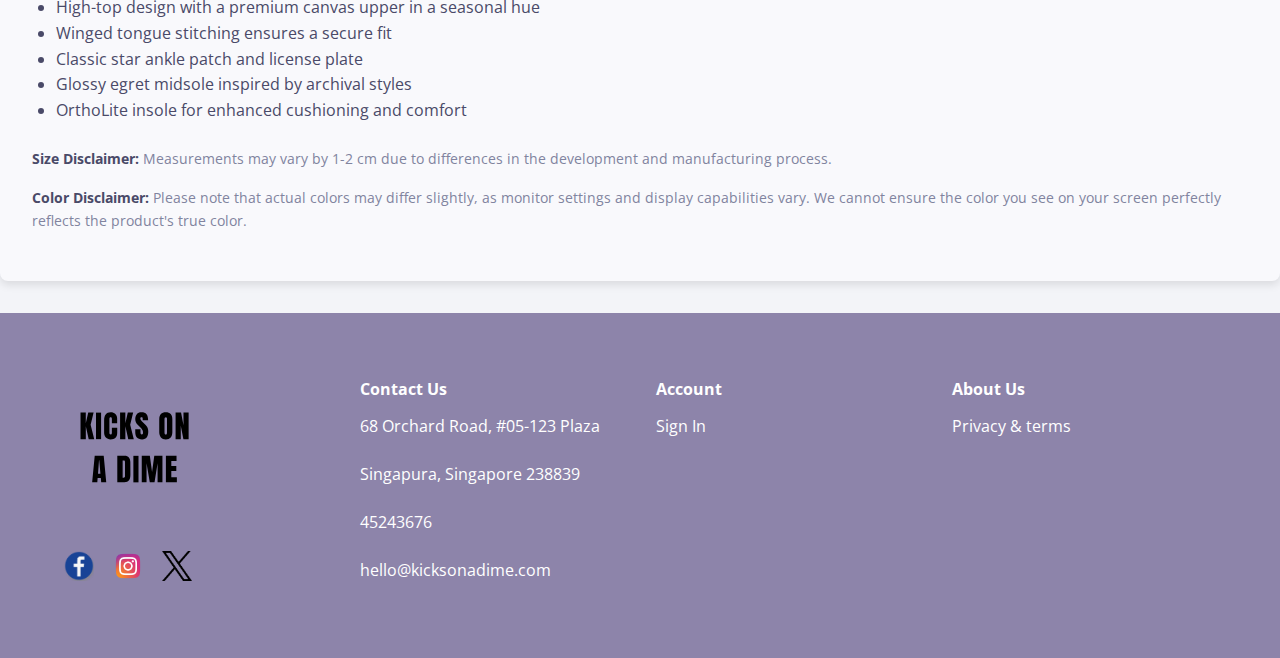
<file: chuck70.html>
<!DOCTYPE html>
<html lang="en">
    <head>
        <meta charset="UTF-8">
        <meta name="viewport" content="width=device-width, initial-scale=1.0">
        <link rel="stylesheet" href="styles.css"/>
        <link 
        
        <link rel="preconnect" href="https://fonts.googleapis.com">
        <link rel="preconnect" href="https://fonts.gstatic.com" crossorigin>
        <link href="https://fonts.googleapis.com/css2?family=Open+Sans:ital,wght@0,300..800;1,300..800&display=swap" rel="stylesheet">
        <title>Welcome to Kicks On A Dime</title>
    </head>
    <body>
        <nav class="navbar">
            <div class="navbar-flex container">
                <div class="logo">
                    <img src="images/KICKS ON A DIME.svg" alt="Kicks">

                </div>
                
                <div class="main-menu-items">
                    <ul class="main-menu-list">
                        <li>
                            <a href="index.html">Home</a>
                        </li>
                        <li>
                            <a href="men.html">Men</a>
                        </li>
                        <li>
                            <a href="women.html">Women</a>
                        </li>
                        <li>
                            <a href="kids.html">Kids</a>
                        </li>
                        <li>
                            <a href="edition.html">Limited Edition</a>
                        </li>
                        <li>
                            <a href="account.html" class="btn">
                                Sign In
                            </a>
                        </li>
                        <li>
                            <a href="heart.html">
                                <div class="heart" title="Saved Items"></div>
                            </a>
                        </li>

                       <li>
                        <a href="cart.html">
                            <img src="images/cart.png" alt="Shopping">
                        </a>
                       </li>                
                    </ul>
                </div>

                



                <!-- Mobile menu -->

                <div class="mobile-menu">
                    <div class="mobile-menu-toggle">
                        <div class="menu-icon">
                            <div></div>
                            <div></div>
                            <div></div>
                        </div>
                        
                    </div>
                    <div class="mobile-menu-items">
                        <ul class="mobile-menu-list">
                            <li>
                                <a href="index.html">Home</a>
                            </li>
                            <li>
                                <a href="men.html">Men</a>
                            </li>
                            <li>
                                <a href="women.html">Women</a>
                            </li>
                            <li>
                                <a href="kids.html">Kids</a>
                            </li>
                            <li>
                                <a href="edition.html">Limited Edition</a>
                            </li>
                            <li>
                                <a href="account.html" class="btn">
                                    Sign In
                                </a>
                            </li>
                            <li>
                                <a href="heart.html">
                                    <div class="heart" title="Saved Items"></div>
                                </a>
                            </li>
    
                           <li>
                            <a href="cart.html">
                                <img src="images/cart.png" alt="Shopping">
                            </a>
                           </li>
    
                        </ul>
                    </div>


                </div>
            </div>
        </nav>

        <header class="men-banner">
            <img src="images/BannerAboutUs.jpg" alt="Men's Banner">
        </header>

        <!-- Product Detail Section -->
        <section class="product-detail">
            <div class="product-box">
                <!-- Product Image with Manual Slideshow -->
                <div class="product-image">
                    <img class="productSlide" src="images/chuck70A.jpg" style="display: block;">
                    <img class="productSlide" src="images/chuck70B.jpg" style="display: none;">
                    <img class="productSlide" src="images/chuck70C.jpg" style="display: none;">
                    <img class="productSlide" src="images/chuck70D.jpg" style="display: none;">
                    <img class="productSlide" src="images/chuck70E.jpg" style="display: none;">
                
                    <button class="w3-button w3-display-left" onclick="plusProductSlides(-1)">&#10094;</button>
                    <button class="w3-button w3-display-right" onclick="plusProductSlides(1)">&#10095;</button>
                </div>
                

                <!-- Product Details Box -->
                <div class="product-detail-box">
                    <h1>Chuck 70</h1>
                    <p class="product-price">SGD 89.00</p>

                    <!-- Color Options -->
                    <div class="product-options">
                        <label for="color">Choose Color:</label>
                        <select id="color" name="color">
                            <option value="black">Black</option>
                            <option value="white">White</option>
                            <option value="red">Red</option>
                            <option value="blue">Blue</option>
                        </select>
                    </div>

                    <!-- Size Options -->
                    <div class="product-options">
                        <label for="size">Choose Size:</label>
                        <select id="size" name="size">
                            <option value="5">5</option>
                            <option value="6">6</option>
                            <option value="7">7</option>
                            <option value="8">8</option>
                            <option value="9">9</option>
                            <option value="10">10</option>
                        </select>
                    </div>

                    <!-- Quantity Selector -->
                    <div class="product-options">
                        <label for="quantity">Quantity:</label>
                        <input type="number" id="quantity" name="quantity" min="1" value="1">
                    </div>

                   <!-- Add to Cart Button -->
                    <div class="product-actions">
                        <button class="btn add-to-cart">Add to Cart</button>
                        <button class="btn like-button">
                            <div class="circle">
                                <img src="images/heart.png" alt="Heart Icon" class="heart-icon">
                            </div>
                        </button>
                    </div>

                </div>
            </div>
        </section>

        

        <section class="product-description">
            <h2>Chuck 70 - Product Details</h2>
            <p class="description-heading">Chuck 70 - Product Details</p>
            <p class="description-text">
                By 1970, the Chuck Taylor All Star had cemented its place as one of the greatest basketball sneakers ever. The Chuck 70 pays tribute to that legacy by combining classic design elements with modern comfort improvements. OrthoLite insole cushioning and winged tongue stitching provide added comfort. The glossy egret midsole and signature star ankle patch emphasize its iconic, retro style. The premium canvas is refreshed in an archival color
            <h3>Features And Benefits</h3>
            <ul class="features-list">
                <li>High-top design with a premium canvas upper in a seasonal hue</li>
                <li>Winged tongue stitching ensures a secure fit</li>
                <li>Classic star ankle patch and license plate</li>
                <li>Glossy egret midsole inspired by archival styles</li>
                <li>OrthoLite insole for enhanced cushioning and comfort</li>
            </ul>
            <p class="size-disclaimer">
                <strong>Size Disclaimer:</strong> Measurements may vary by 1-2 cm due to differences in the development and manufacturing process.
            </p>
            <p class="color-disclaimer">
                <strong>Color Disclaimer:</strong> Please note that actual colors may differ slightly, as monitor settings and display capabilities vary. We cannot ensure the color you see on your screen perfectly reflects the product's true color.
            </p>
        </section>
        

      
                

            
        <footer class="footer">
            <div class="container grid grid--4-cols">
                <!-- Logo and Social Links -->
                <div class="logo-col">
                    <div class="footer-logo">
                        <img src="images/KICKS ON A DIME.svg" alt="Kicks On A Dime Logo">
                    </div>
                    <div class="social-links">
                        <ul>
                            <li><a href="#"><img src="images/facebook.png" alt="Facebook"></a></li>
                            <li><a href="#"><img src="images/instagram.png" alt="Instagram"></a></li>
                            <li><a href="#"><img src="images/twitter.png" alt="Twitter"></a></li>
                        </ul>
                    </div>
                </div>
        
                <!-- Contact Information -->
                <div class="address-col">
                    
                    <a href="contact.html" class="footer-heading">Contact Us</a>
                    <address>
                        
                        <ul>
                            <li><p>68 Orchard Road, #05-123 Plaza Singapura, Singapore 238839</p> </li>
                            <li><a href="tel:45243676">45243676</a></li>
                            <li><a href="mailto:hello@kicksonadime.com">hello@kicksonadime.com</a></li>
                        </ul>
                       
                          
                        
                        
                    </address>
                </div>
        
                <!-- Account Section -->
                <div class="nav-col">
                    
                    <a href="account.html" class="footer-heading">Account</a>
                    <ul>
                        <li><a href="#">Sign In</a></li>
                    </ul>
                </div>
        
                <!-- About Us Section -->
                <div class="nav-col">
                    <a href="aboutus.html" class="footer-heading">About Us</a>
                    
                    <ul>
                        <li><a href="#">Privacy & terms</a></li>
                    </ul>
                </div>
            </div>
        </footer>
        
        <script src="script.js" ></script>
    </body>
</html>
</file>
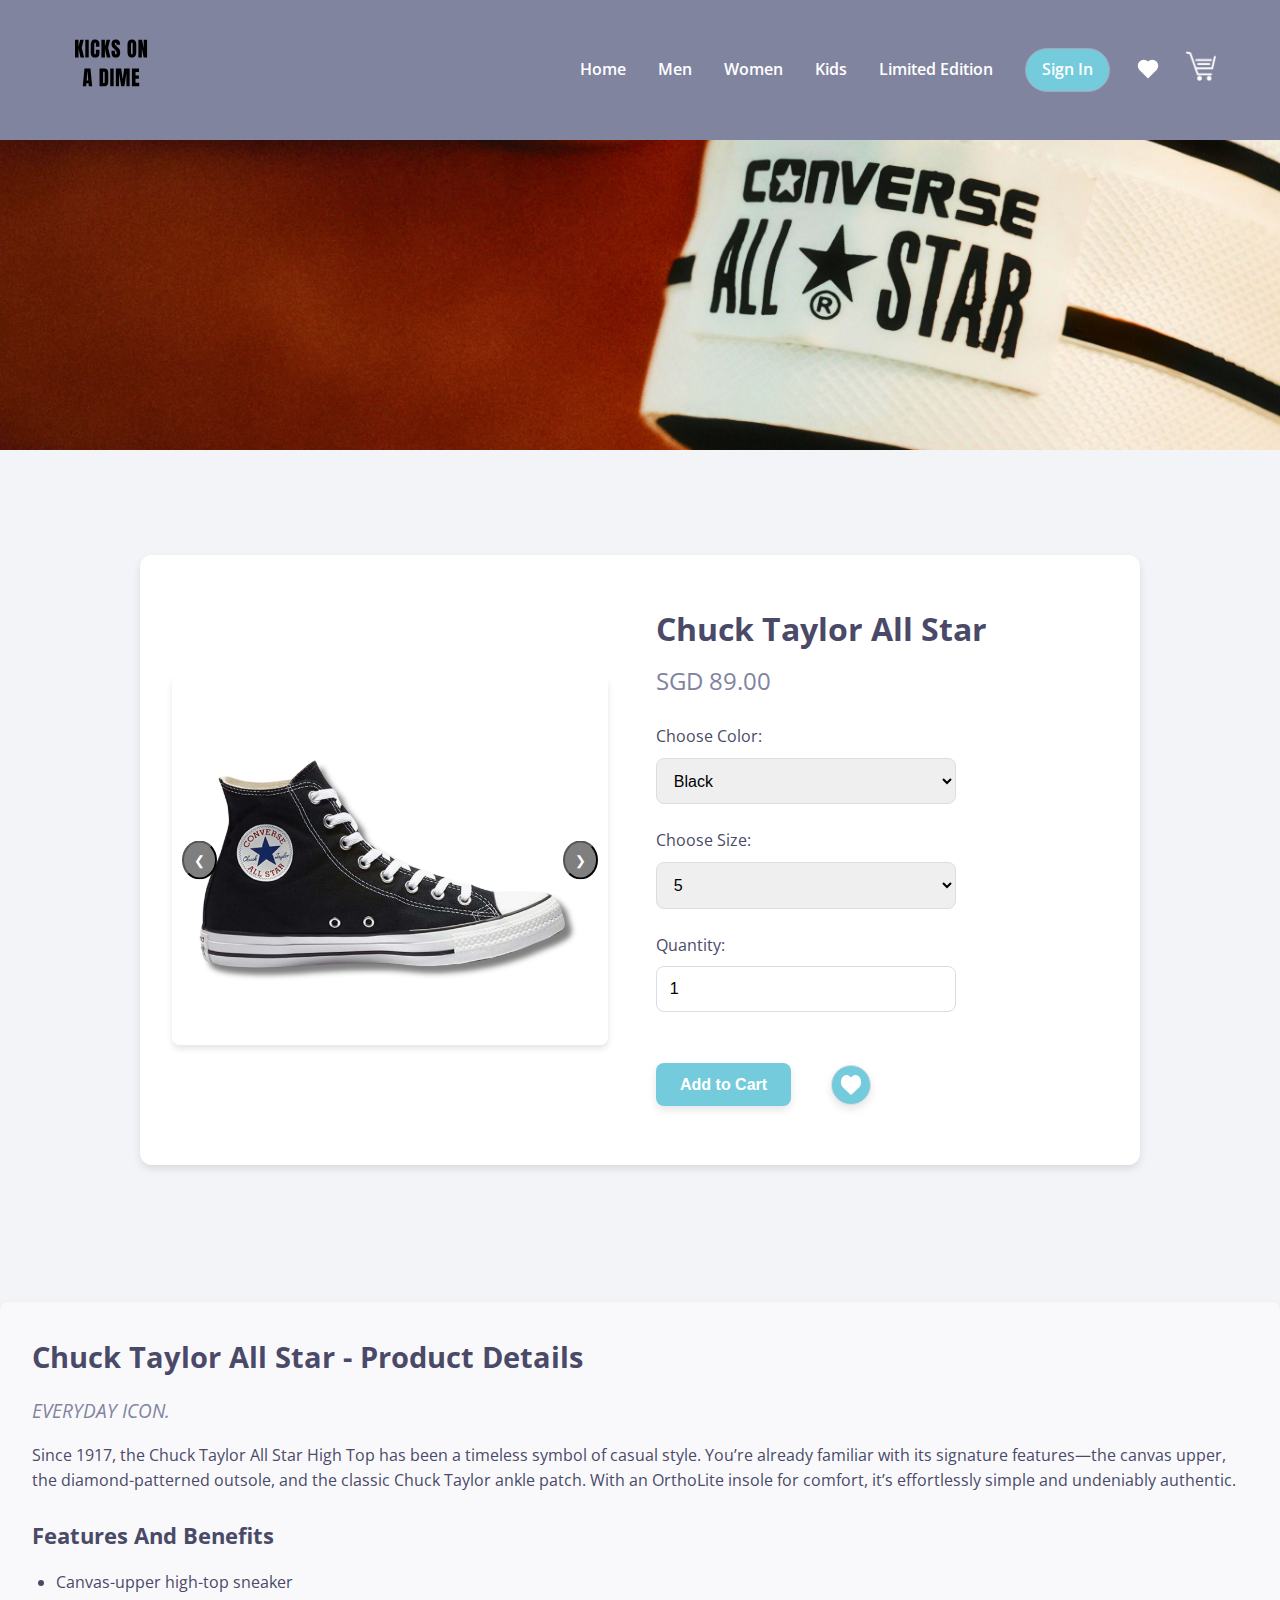
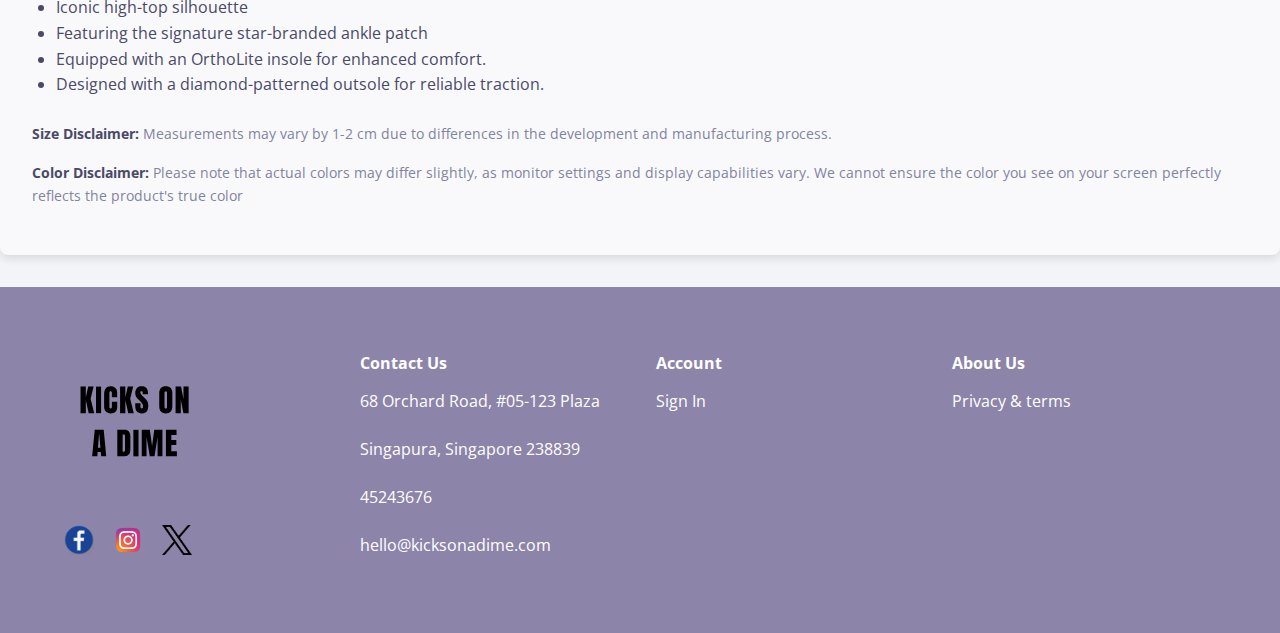
<file: classicChuck.html>
<!DOCTYPE html>
<html lang="en">
    <head>
        <meta charset="UTF-8">
        <meta name="viewport" content="width=device-width, initial-scale=1.0">
        <link rel="stylesheet" href="styles.css"/>
        <link 
        
        <link rel="preconnect" href="https://fonts.googleapis.com">
        <link rel="preconnect" href="https://fonts.gstatic.com" crossorigin>
        <link href="https://fonts.googleapis.com/css2?family=Open+Sans:ital,wght@0,300..800;1,300..800&display=swap" rel="stylesheet">
        <title>Welcome to Kicks On A Dime</title>
    </head>
    <body>
        <nav class="navbar">
            <div class="navbar-flex container">
                <div class="logo">
                    <img src="images/KICKS ON A DIME.svg" alt="Kicks">

                </div>
                
                <div class="main-menu-items">
                    <ul class="main-menu-list">
                        <li>
                            <a href="index.html">Home</a>
                        </li>
                        <li>
                            <a href="men.html">Men</a>
                        </li>
                        <li>
                            <a href="women.html">Women</a>
                        </li>
                        <li>
                            <a href="kids.html">Kids</a>
                        </li>
                        <li>
                            <a href="edition.html">Limited Edition</a>
                        </li>
                        <li>
                            <a href="account.html" class="btn">
                                Sign In
                            </a>
                        </li>
                        <li>
                            <a href="heart.html">
                                <div class="heart" title="Saved Items"></div>
                            </a>
                        </li>

                       <li>
                        <a href="cart.html">
                            <img src="images/cart.png" alt="Shopping">
                        </a>
                       </li>                
                    </ul>
                </div>

                



                <!-- Mobile menu -->

                <div class="mobile-menu">
                    <div class="mobile-menu-toggle">
                        <div class="menu-icon">
                            <div></div>
                            <div></div>
                            <div></div>
                        </div>
                        
                    </div>
                    <div class="mobile-menu-items">
                        <ul class="mobile-menu-list">
                            <li>
                                <a href="index.html">Home</a>
                            </li>
                            <li>
                                <a href="men.html">Men</a>
                            </li>
                            <li>
                                <a href="women.html">Women</a>
                            </li>
                            <li>
                                <a href="kids.html">Kids</a>
                            </li>
                            <li>
                                <a href="edition.html">Limited Edition</a>
                            </li>
                            <li>
                                <a href="account.html" class="btn">
                                    Sign In
                                </a>
                            </li>
                            <li>
                                <a href="heart.html">
                                    <div class="heart" title="Saved Items"></div>
                                </a>
                            </li>
    
                           <li>
                            <a href="cart.html">
                                <img src="images/cart.png" alt="Shopping">
                            </a>
                           </li>
    
                        </ul>
                    </div>


                </div>
            </div>
        </nav>

        <header class="men-banner">
            <img src="images/BannerAboutUs.jpg" alt="Men's Banner">
        </header>

        <!-- Product Detail Section -->
        <section class="product-detail">
            <div class="product-box">
                <!-- Product Image with Manual Slideshow -->
                <div class="product-image">
                    <img class="productSlide" src="images/chuckTaylorA.jpg" style="display: block;">
                    <img class="productSlide" src="images/chuckTaylorB.jpg" style="display: none;">
                    <img class="productSlide" src="images/chuckTaylorC.jpg" style="display: none;">
                    <img class="productSlide" src="images/chuckTaylorD.jpg" style="display: none;">
                    <img class="productSlide" src="images/chuckTaylorE.jpg" style="display: none;">
                
                    <button class="w3-button w3-display-left" onclick="plusProductSlides(-1)">&#10094;</button>
                    <button class="w3-button w3-display-right" onclick="plusProductSlides(1)">&#10095;</button>
                </div>
                

                <!-- Product Details Box -->
                <div class="product-detail-box">
                    <h1>Chuck Taylor All Star</h1>
                    <p class="product-price">SGD 89.00</p>

                    <!-- Color Options -->
                    <div class="product-options">
                        <label for="color">Choose Color:</label>
                        <select id="color" name="color">
                            <option value="black">Black</option>
                            <option value="white">White</option>
                            <option value="red">Red</option>
                            <option value="blue">Blue</option>
                        </select>
                    </div>

                    <!-- Size Options -->
                    <div class="product-options">
                        <label for="size">Choose Size:</label>
                        <select id="size" name="size">
                            <option value="5">5</option>
                            <option value="6">6</option>
                            <option value="7">7</option>
                            <option value="8">8</option>
                            <option value="9">9</option>
                            <option value="10">10</option>
                        </select>
                    </div>

                    <!-- Quantity Selector -->
                    <div class="product-options">
                        <label for="quantity">Quantity:</label>
                        <input type="number" id="quantity" name="quantity" min="1" value="1">
                    </div>

                   <!-- Add to Cart Button -->
                    <div class="product-actions">
                        <button class="btn add-to-cart">Add to Cart</button>
                        <button class="btn like-button">
                            <div class="circle">
                                <img src="images/heart.png" alt="Heart Icon" class="heart-icon">
                            </div>
                        </button>
                    </div>

                </div>
            </div>
        </section>

        

        <section class="product-description">
            <h2>Chuck Taylor All Star - Product Details</h2>
            <p class="description-heading">EVERYDAY ICON.</p>
            <p class="description-text">
                Since 1917, the Chuck Taylor All Star High Top has been a timeless symbol of casual style. You’re already familiar with its signature features—the canvas upper, the diamond-patterned outsole, and the classic Chuck Taylor ankle patch. With an OrthoLite insole for comfort, it’s effortlessly simple and undeniably authentic.
            </p>
            <h3>Features And Benefits</h3>
            <ul class="features-list">
                <li>Canvas-upper high-top sneaker</li>
                <li>Iconic high-top silhouette</li>
                <li>Featuring the signature star-branded ankle patch</li>
                <li>Equipped with an OrthoLite insole for enhanced comfort.</li>
                <li>Designed with a diamond-patterned outsole for reliable traction.</li>
            </ul>
            <p class="size-disclaimer">
                <strong>Size Disclaimer:</strong> Measurements may vary by 1-2 cm due to differences in the development and manufacturing process.
            </p>
            <p class="color-disclaimer">
                <strong>Color Disclaimer:</strong> Please note that actual colors may differ slightly, as monitor settings and display capabilities vary. We cannot ensure the color you see on your screen perfectly reflects the product's true color
            </p>
        </section>
        

      
                

            
        <footer class="footer">
            <div class="container grid grid--4-cols">
                <!-- Logo and Social Links -->
                <div class="logo-col">
                    <div class="footer-logo">
                        <img src="images/KICKS ON A DIME.svg" alt="Kicks On A Dime Logo">
                    </div>
                    <div class="social-links">
                        <ul>
                            <li><a href="#"><img src="images/facebook.png" alt="Facebook"></a></li>
                            <li><a href="#"><img src="images/instagram.png" alt="Instagram"></a></li>
                            <li><a href="#"><img src="images/twitter.png" alt="Twitter"></a></li>
                        </ul>
                    </div>
                </div>
        
                <!-- Contact Information -->
                <div class="address-col">
                    
                    <a href="contact.html" class="footer-heading">Contact Us</a>
                    <address>
                        
                        <ul>
                            <li><p>68 Orchard Road, #05-123 Plaza Singapura, Singapore 238839</p> </li>
                            <li><a href="tel:45243676">45243676</a></li>
                            <li><a href="mailto:hello@kicksonadime.com">hello@kicksonadime.com</a></li>
                        </ul>
                       
                          
                        
                        
                    </address>
                </div>
        
                <!-- Account Section -->
                <div class="nav-col">
                    
                    <a href="account.html" class="footer-heading">Account</a>
                    <ul>
                        <li><a href="#">Sign In</a></li>
                    </ul>
                </div>
        
                <!-- About Us Section -->
                <div class="nav-col">
                    <a href="aboutus.html" class="footer-heading">About Us</a>
                    
                    <ul>
                        <li><a href="#">Privacy & terms</a></li>
                    </ul>
                </div>
            </div>
        </footer>
        
        <script src="script.js" ></script>
    </body>
</html>
</file>
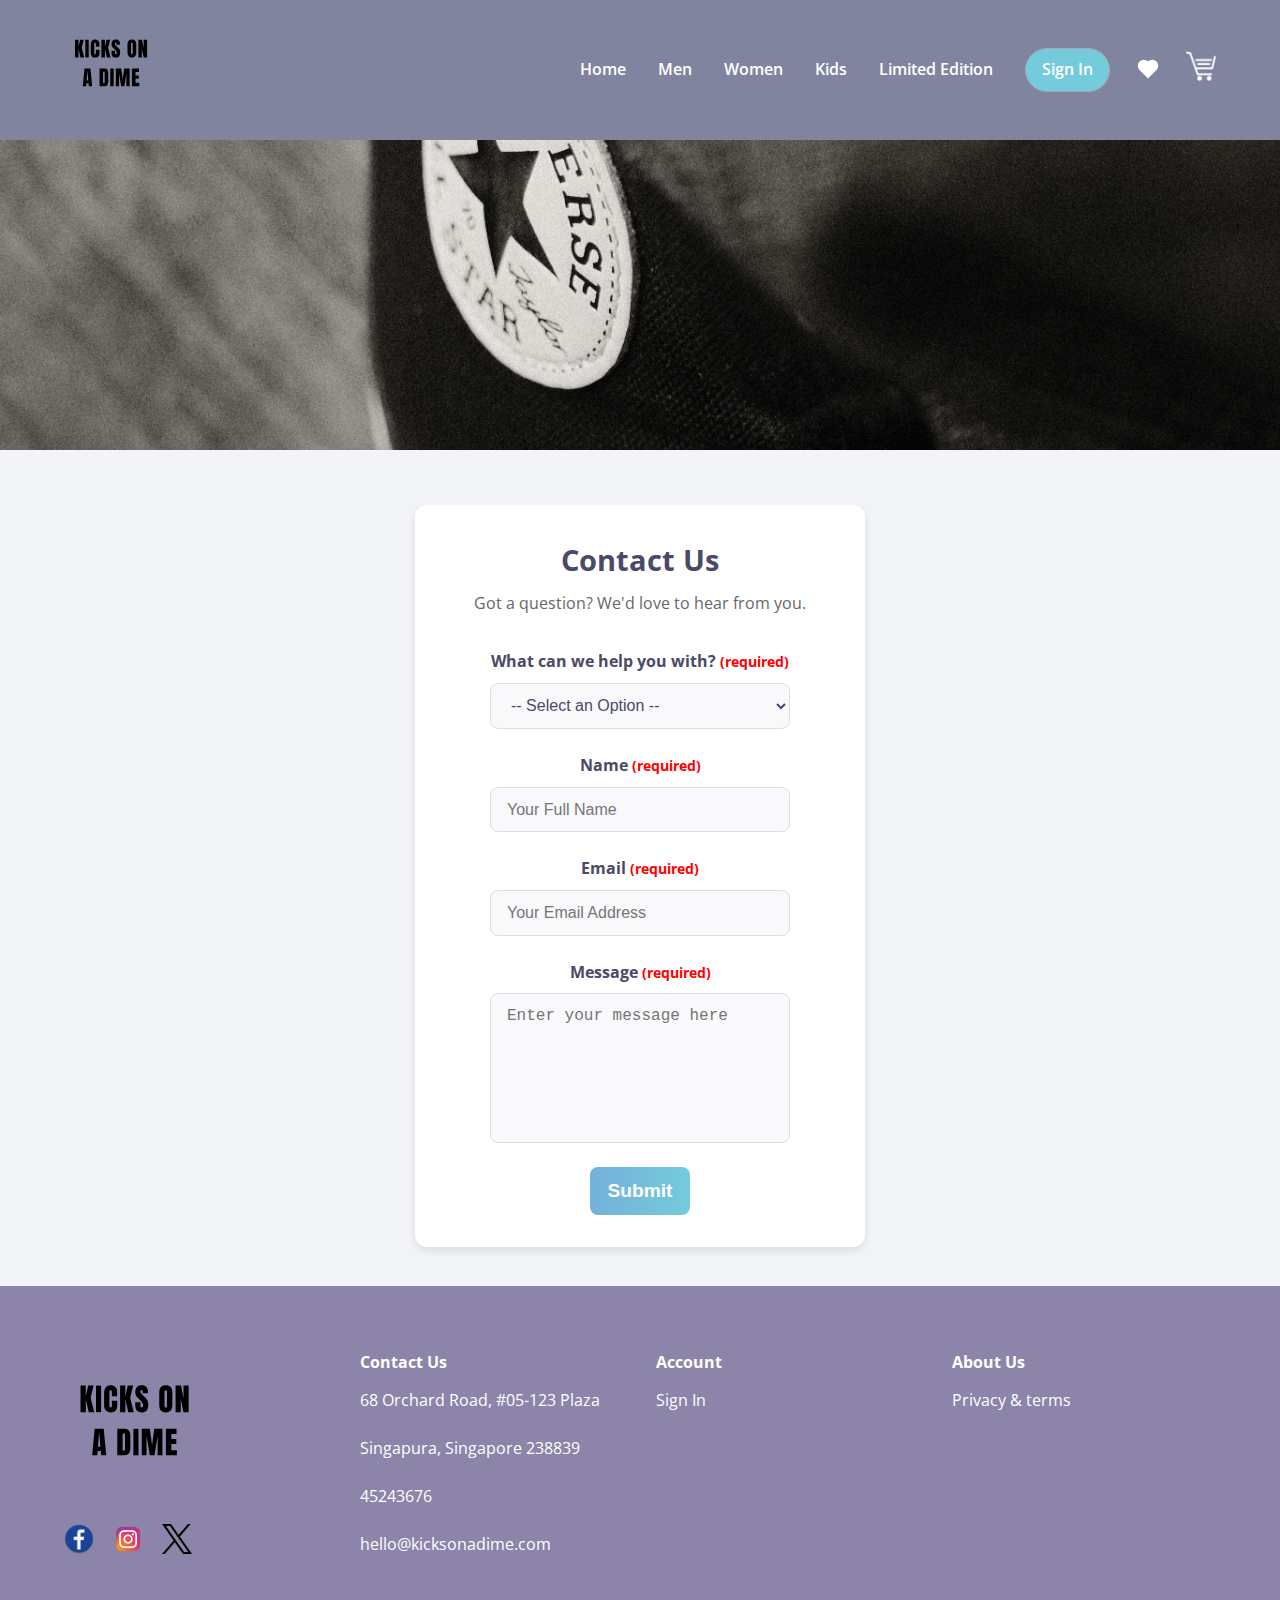
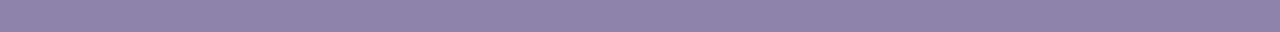
<file: contact.html>
<!DOCTYPE html>
<html lang="en">
    <head>
        <meta charset="UTF-8">
        <meta name="viewport" content="width=device-width, initial-scale=1.0">
        <link rel="stylesheet" href="styles.css"/>
        <link 
        
        <link rel="preconnect" href="https://fonts.googleapis.com">
        <link rel="preconnect" href="https://fonts.gstatic.com" crossorigin>
        <link href="https://fonts.googleapis.com/css2?family=Open+Sans:ital,wght@0,300..800;1,300..800&display=swap" rel="stylesheet">
        <title>Welcome to Kicks On A Dime</title>
    </head>
    <body>
        <nav class="navbar">
            <div class="navbar-flex container">
                <div class="logo">
                    <img src="images/KICKS ON A DIME.svg" alt="Kicks">

                </div>
                
                <div class="main-menu-items">
                    <ul class="main-menu-list">
                        <li>
                            <a href="index.html">Home</a>
                        </li>
                        <li>
                            <a href="men.html">Men</a>
                        </li>
                        <li>
                            <a href="women.html">Women</a>
                        </li>
                        <li>
                            <a href="kids.html">Kids</a>
                        </li>
                        <li>
                            <a href="edition.html">Limited Edition</a>
                        </li>
                        <li>
                            <a href="account.html" class="btn">
                                Sign In
                            </a>
                        </li>
                        <li>
                            <a href="heart.html">
                                <div class="heart" title="Saved Items"></div>
                            </a>
                        </li>

                       <li>
                        <a href="cart.html">
                            <img src="images/cart.png" alt="Shopping">
                        </a>
                       </li>                
                    </ul>
                </div>

                



                <!-- Mobile menu -->

                <div class="mobile-menu">
                    <div class="mobile-menu-toggle">
                        <div class="menu-icon">
                            <div></div>
                            <div></div>
                            <div></div>
                        </div>
                        
                    </div>
                    <div class="mobile-menu-items">
                        <ul class="mobile-menu-list">
                            <li>
                                <a href="index.html">Home</a>
                            </li>
                            <li>
                                <a href="men.html">Men</a>
                            </li>
                            <li>
                                <a href="women.html">Women</a>
                            </li>
                            <li>
                                <a href="kids.html">Kids</a>
                            </li>
                            <li>
                                <a href="edition.html">Limited Edition</a>
                            </li>
                            <li>
                                <a href="account.html" class="btn">
                                    Sign In
                                </a>
                            </li>
                            <li>
                                <a href="heart.html">
                                    <div class="heart" title="Saved Items"></div>
                                </a>
                            </li>
    
                           <li>
                            <a href="cart.html">
                                <img src="images/cart.png" alt="Shopping">
                            </a>
                           </li>
    
                        </ul>
                    </div>


                </div>
            </div>
        </nav>

        <header class="men-banner">
            <img src="images/BannerSignIn.jpg" alt="Men's Banner">
        </header>

        <!-- Customer Service Form -->
        <div class="customer-service-wrapper">
        <div class="customer-service-box">
            <h2>Contact Us</h2>
            <p>Got a question? We'd love to hear from you.</p>
            <form action="#" method="post" class="customer-service-form">
                <div class="form-group">
                    <label for="inquiry_type">What can we help you with? <span class="required">(required)</span></label>
                    <select id="inquiry_type" name="inquiry_type" required>
                        <option value="">-- Select an Option --</option>
                        <option value="product_inquiry">Product Inquiry</option>
                        <option value="order_status">Order Status</option>
                        <option value="feedback">Feedback</option>
                        <option value="other">Other</option>
                    </select>
                </div>
                <div class="form-group">
                    <label for="name">Name <span class="required">(required)</span></label>
                    <input type="text" name="name" id="name" placeholder="Your Full Name" required>
                </div>
                <div class="form-group">
                    <label for="email">Email <span class="required">(required)</span></label>
                    <input type="email" name="email" id="email" placeholder="Your Email Address" required>
                </div>
                <div class="form-group">
                    <label for="message">Message <span class="required">(required)</span></label>
                    <textarea id="message" name="message" placeholder="Enter your message here" rows="5" required></textarea>
                </div>
                <div class="form-actions">
                    <button type="submit" class="btn-submit">Submit</button>
                </div>
            </form>
        </div>
        </div>


        
        <footer class="footer">
            <div class="container grid grid--4-cols">
                <!-- Logo and Social Links -->
                <div class="logo-col">
                    <div class="footer-logo">
                        <img src="images/KICKS ON A DIME.svg" alt="Kicks On A Dime Logo">
                    </div>
                    <div class="social-links">
                        <ul>
                            <li><a href="#"><img src="images/facebook.png" alt="Facebook"></a></li>
                            <li><a href="#"><img src="images/instagram.png" alt="Instagram"></a></li>
                            <li><a href="#"><img src="images/twitter.png" alt="Twitter"></a></li>
                        </ul>
                    </div>
                </div>
        
                <!-- Contact Information -->
                <div class="address-col">
                    
                    <a href="contact.html" class="footer-heading">Contact Us</a>
                    <address>
                        
                        <ul>
                            <li><p>68 Orchard Road, #05-123 Plaza Singapura, Singapore 238839</p> </li>
                            <li><a href="tel:45243676">45243676</a></li>
                            <li><a href="mailto:hello@kicksonadime.com">hello@kicksonadime.com</a></li>
                        </ul>
                       
                          
                        
                        
                    </address>
                </div>
        
                <!-- Account Section -->
                <div class="nav-col">
                    
                    <a href="account.html" class="footer-heading">Account</a>
                    <ul>
                        <li><a href="#">Sign In</a></li>
                    </ul>
                </div>
        
                <!-- About Us Section -->
                <div class="nav-col">
                    <a href="aboutus.html" class="footer-heading">About Us</a>
                    
                    <ul>
                        <li><a href="#">Privacy & terms</a></li>
                    </ul>
                </div>
            </div>
        </footer>
        
        <script src="script.js" ></script>
    </body>
</html>
</file>
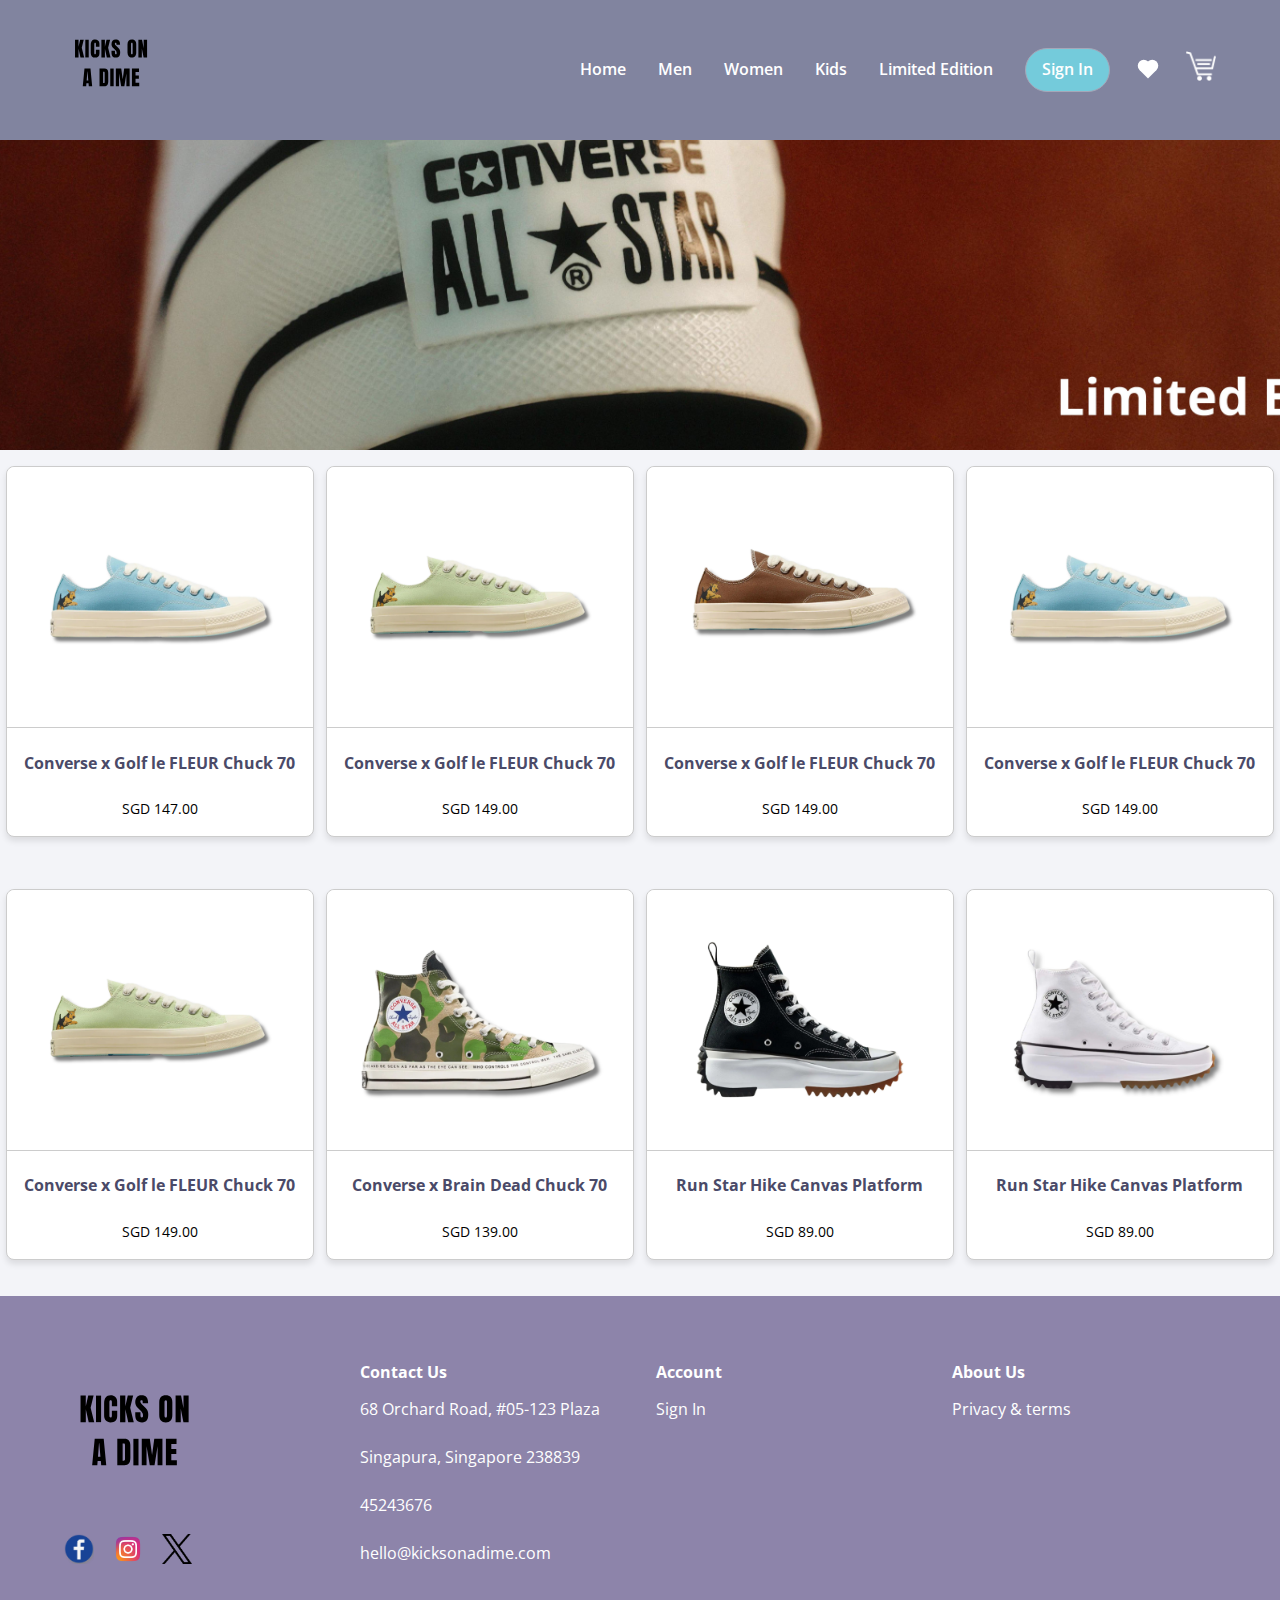
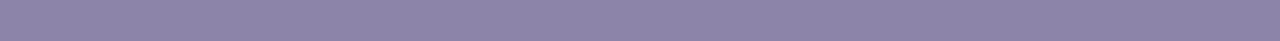
<file: edition.html>
<!DOCTYPE html>
<html lang="en">
    <head>
        <meta charset="UTF-8">
        <meta name="viewport" content="width=device-width, initial-scale=1.0">
        <link rel="stylesheet" href="styles.css"/>
        <link 
        
        <link rel="preconnect" href="https://fonts.googleapis.com">
        <link rel="preconnect" href="https://fonts.gstatic.com" crossorigin>
        <link href="https://fonts.googleapis.com/css2?family=Open+Sans:ital,wght@0,300..800;1,300..800&display=swap" rel="stylesheet">
        <title>Welcome to Kicks On A Dime</title>
    </head>
    <body>
        <nav class="navbar">
            <div class="navbar-flex container">
                <div class="logo">
                    <img src="images/KICKS ON A DIME.svg" alt="Kicks">

                </div>
                
                <div class="main-menu-items">
                    <ul class="main-menu-list">
                        <li>
                            <a href="index.html">Home</a>
                        </li>
                        <li>
                            <a href="men.html">Men</a>
                        </li>
                        <li>
                            <a href="women.html">Women</a>
                        </li>
                        <li>
                            <a href="kids.html">Kids</a>
                        </li>
                        <li>
                            <a href="edition.html">Limited Edition</a>
                        </li>
                        <li>
                            <a href="account.html" class="btn">
                                Sign In
                            </a>
                        </li>
                        <li>
                            <a href="heart.html">
                                <div class="heart" title="Saved Items"></div>
                            </a>
                        </li>

                       <li>
                        <a href="cart.html">
                            <img src="images/cart.png" alt="Shopping">
                        </a>
                       </li>                
                    </ul>
                </div>

                



                <!-- Mobile menu -->

                <div class="mobile-menu">
                    <div class="mobile-menu-toggle">
                        <div class="menu-icon">
                            <div></div>
                            <div></div>
                            <div></div>
                        </div>
                        
                    </div>
                    <div class="mobile-menu-items">
                        <ul class="mobile-menu-list">
                            <li>
                                <a href="index.html">Home</a>
                            </li>
                            <li>
                                <a href="men.html">Men</a>
                            </li>
                            <li>
                                <a href="women.html">Women</a>
                            </li>
                            <li>
                                <a href="kids.html">Kids</a>
                            </li>
                            <li>
                                <a href="edition.html">Limited Edition</a>
                            </li>
                            <li>
                                <a href="account.html" class="btn">
                                    Sign In
                                </a>
                            </li>
                            <li>
                                <a href="heart.html">
                                    <div class="heart" title="Saved Items"></div>
                                </a>
                            </li>
    
                           <li>
                            <a href="cart.html">
                                <img src="images/cart.png" alt="Shopping">
                            </a>
                           </li>
    
                        </ul>
                    </div>


                </div>
            </div>
        </nav>

                <!-- Limited Edition Page Banner -->
        <header class="men-banner">
            <img src="images/BannerLimitedEdition.jpg" alt="Men's Banner">
        </header>

    
        <!-- Product Image Gallery -->
        <div class="responsive">
            <div class="gallery">
            <a href="#" target="_blank">
                <img src="images/Converse x GOLF le FLEUR Chuck 70.jpg" alt="Chuck Taylor All Star" width="600" height="400">
            </a>
            <div class="desc">
                <a href="classicChuck.html" class="product-link">Converse x Golf le FLEUR Chuck 70</a><br>
                SGD 147.00
            </div>
            </div>
        </div>
        
        <div class="responsive">
            <div class="gallery">
                <a href="#" target="_blank">
                <img src="images/Converse x GOLF le FLEUR Chuck 701.jpg" alt="Chuck Taylor All Star" width="600" height="400">
                </a>
                <div class="desc">
                <a href="chuck70.html" class="product-link">Converse x Golf le FLEUR Chuck 70</a><br>
                SGD 149.00
                </div>
            </div>
        </div>
        
        <div class="responsive">
            <div class="gallery">
                <a href="#" target="_blank">
                <img src="images/Converse x GOLF le FLEUR Chuck 702.jpg" alt="Chuck Taylor All Star" width="600" height="400">
                </a>
                <div class="desc">
                <a href="#" class="product-link">Converse x Golf le FLEUR Chuck 70</a><br>
                SGD 149.00
                </div>
            </div>
        </div>
        
        <div class="responsive">
            <div class="gallery">
                <a href="#" target="_blank">
                <img src="images/Converse x GOLF le FLEUR Chuck 70.jpg" alt="Chuck Taylor All Star" width="600" height="400">
                </a>
                <div class="desc">
                <a href="#" class="product-link">Converse x Golf le FLEUR Chuck 70</a><br>
                SGD 149.00
                </div>
            </div>
        </div>

        <div class="responsive">
            <div class="gallery">
            <a href="#" target="_blank">
                <img src="images/Converse x GOLF le FLEUR Chuck 701.jpg" alt="Chuck Taylor All Star" width="600" height="400">
            </a>
            <div class="desc">
                <a href="#" class="product-link">Converse x Golf le FLEUR Chuck 70</a><br>
                SGD 149.00
            </div>
            </div>
        </div>
        
        <div class="responsive">
            <div class="gallery">
                <a href="#" target="_blank">
                <img src="images/Converse x Brain Dead Chuck 70.jpg" alt="Chuck Taylor All Star" width="600" height="400">
                </a>
                <div class="desc">
                <a href="#" class="product-link">Converse x Brain Dead Chuck 70</a><br>
                SGD 139.00
                </div>
            </div>
        </div>
        
        <div class="responsive">
            <div class="gallery">
                <a href="#" target="_blank">
                <img src="images/Run Star Hike Canvas Platform (1).jpg" alt="Chuck Taylor All Star" width="600" height="400">
                </a>
                <div class="desc">
                <a href="#" class="product-link">Run Star Hike Canvas Platform</a><br>
                SGD 89.00
                </div>
            </div>
        </div>
        
        <div class="responsive">
            <div class="gallery">
                <a href="#" target="_blank">
                <img src="images/Run Star Hike Canvas Platform.jpg" alt="Chuck Taylor All Star" width="600" height="400">
                </a>
                <div class="desc">
                <a href="#" class="product-link">Run Star Hike Canvas Platform</a><br>
                SGD 89.00
                </div>
            </div>
        </div>
        
        
        
        
        <div class="clearfix"></div>

        
        
      
        
      

        




       


     


        
        <footer class="footer">
            <div class="container grid grid--4-cols">
                <!-- Logo and Social Links -->
                <div class="logo-col">
                    <div class="footer-logo">
                        <img src="images/KICKS ON A DIME.svg" alt="Kicks On A Dime Logo">
                    </div>
                    <div class="social-links">
                        <ul>
                            <li><a href="#"><img src="images/facebook.png" alt="Facebook"></a></li>
                            <li><a href="#"><img src="images/instagram.png" alt="Instagram"></a></li>
                            <li><a href="#"><img src="images/twitter.png" alt="Twitter"></a></li>
                        </ul>
                    </div>
                </div>
        
                <!-- Contact Information -->
                <div class="address-col">
                    
                    <a href="contact.html" class="footer-heading">Contact Us</a>
                    <address>
                        
                        <ul>
                            <li><p>68 Orchard Road, #05-123 Plaza Singapura, Singapore 238839</p> </li>
                            <li><a href="tel:45243676">45243676</a></li>
                            <li><a href="mailto:hello@kicksonadime.com">hello@kicksonadime.com</a></li>
                        </ul>
                       
                          
                        
                        
                    </address>
                </div>
        
                <!-- Account Section -->
                <div class="nav-col">
                    
                    <a href="account.html" class="footer-heading">Account</a>
                    <ul>
                        <li><a href="account.html">Sign In</a></li>
                    </ul>
                </div>
        
                <!-- About Us Section -->
                <div class="nav-col">
                    <a href="aboutus.html" class="footer-heading">About Us</a>
                    
                    <ul>
                        <li><a href="#">Privacy & terms</a></li>
                    </ul>
                </div>
            </div>
        </footer>
        
        <script src="script.js" ></script>
    </body>
</html>
</file>
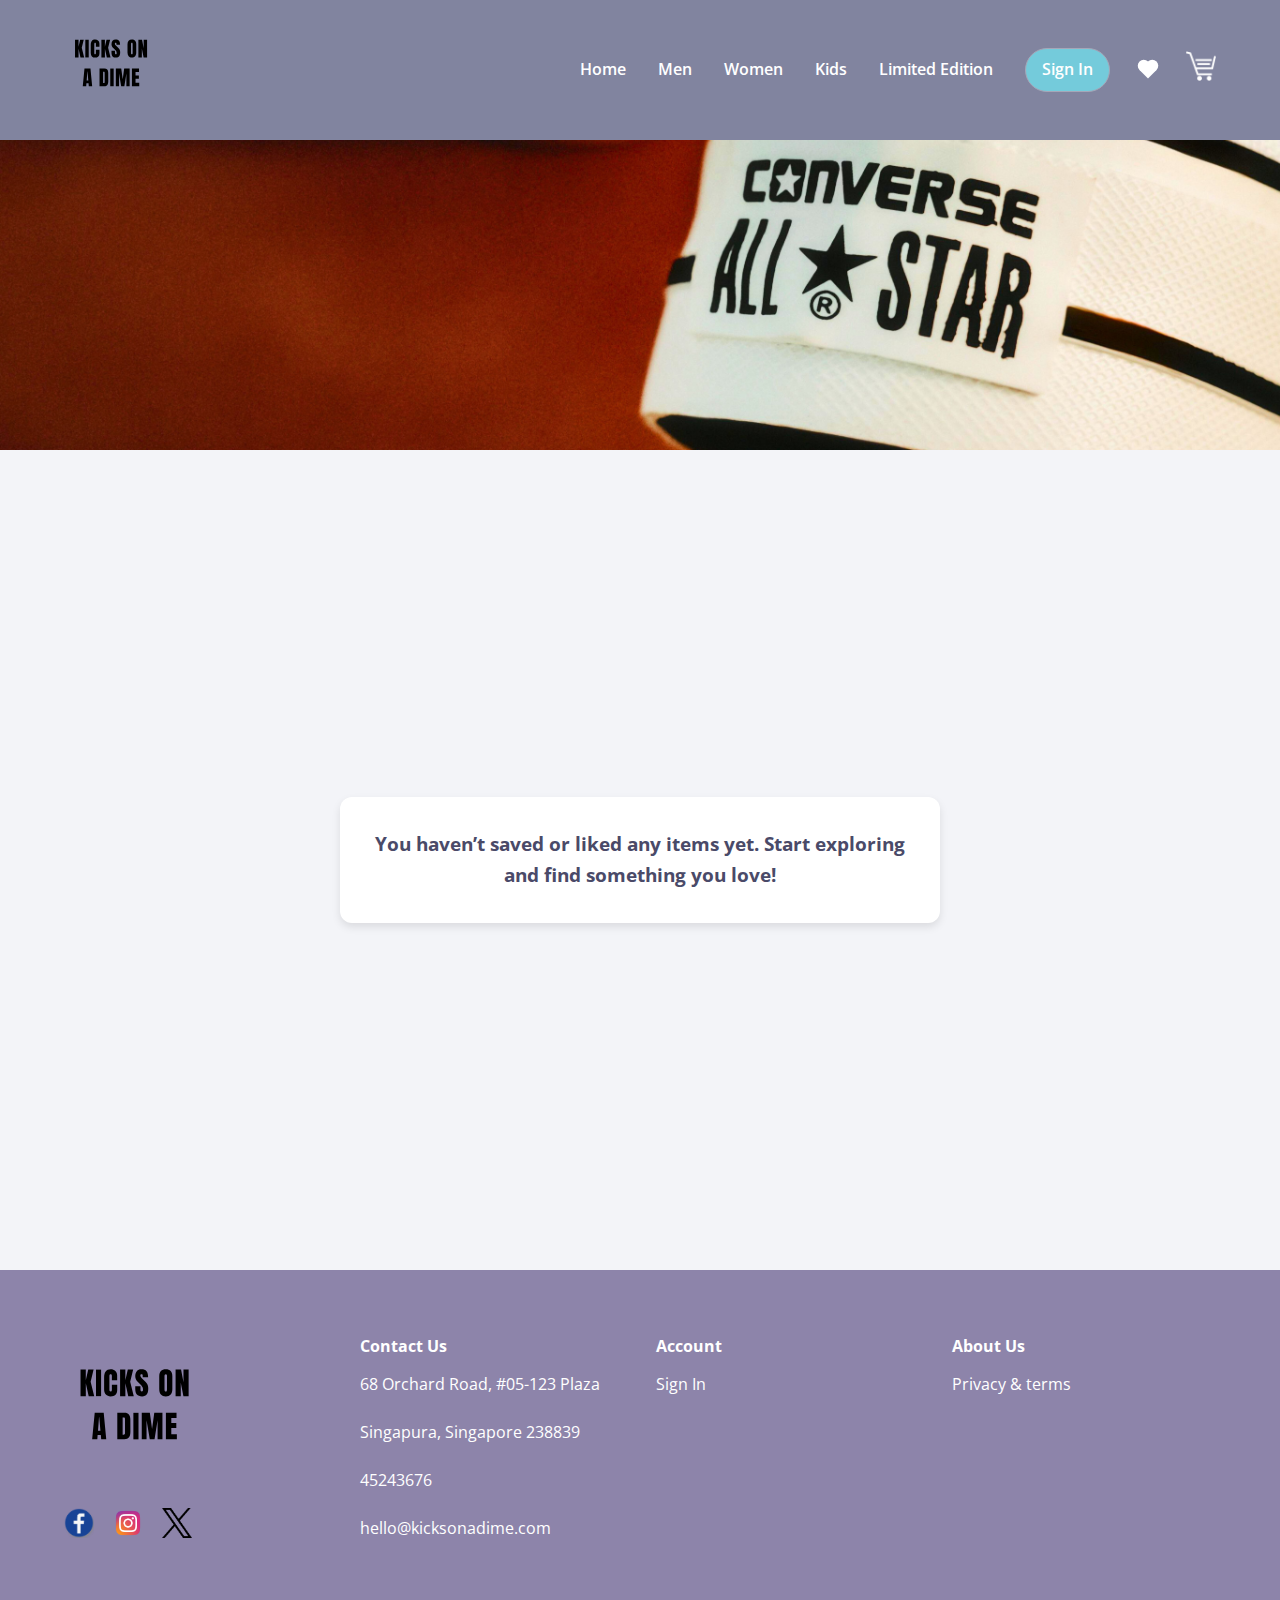
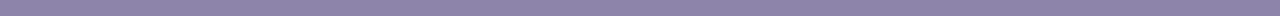
<file: heart.html>
<!DOCTYPE html>
<html lang="en">
    <head>
        <meta charset="UTF-8">
        <meta name="viewport" content="width=device-width, initial-scale=1.0">
        <link rel="stylesheet" href="styles.css"/>
        <link 
        
        <link rel="preconnect" href="https://fonts.googleapis.com">
        <link rel="preconnect" href="https://fonts.gstatic.com" crossorigin>
        <link href="https://fonts.googleapis.com/css2?family=Open+Sans:ital,wght@0,300..800;1,300..800&display=swap" rel="stylesheet">
        <title>Welcome to Kicks On A Dime</title>
    </head>
    <body>
        <nav class="navbar">
            <div class="navbar-flex container">
                <div class="logo">
                    <img src="images/KICKS ON A DIME.svg" alt="Kicks">

                </div>
                
                <div class="main-menu-items">
                    <ul class="main-menu-list">
                        <li>
                            <a href="index.html">Home</a>
                        </li>
                        <li>
                            <a href="men.html">Men</a>
                        </li>
                        <li>
                            <a href="women.html">Women</a>
                        </li>
                        <li>
                            <a href="kids.html">Kids</a>
                        </li>
                        <li>
                            <a href="edition.html">Limited Edition</a>
                        </li>
                        <li>
                            <a href="account.html" class="btn">
                                Sign In
                            </a>
                        </li>
                        <li>
                            <a href="heart.html">
                                <div class="heart" title="Saved Items"></div>
                            </a>
                        </li>

                       <li>
                        <a href="cart.html">
                            <img src="images/cart.png" alt="Shopping">
                        </a>
                       </li>                
                    </ul>
                </div>

                



                <!-- Mobile menu -->

                <div class="mobile-menu">
                    <div class="mobile-menu-toggle">
                        <div class="menu-icon">
                            <div></div>
                            <div></div>
                            <div></div>
                        </div>
                        
                    </div>
                    <div class="mobile-menu-items">
                        <ul class="mobile-menu-list">
                            <li>
                                <a href="index.html">Home</a>
                            </li>
                            <li>
                                <a href="men.html">Men</a>
                            </li>
                            <li>
                                <a href="women.html">Women</a>
                            </li>
                            <li>
                                <a href="kids.html">Kids</a>
                            </li>
                            <li>
                                <a href="edition.html">Limited Edition</a>
                            </li>
                            <li>
                                <a href="account.html" class="btn">
                                    Sign In
                                </a>
                            </li>
                            <li>
                                <a href="heart.html">
                                    <div class="heart" title="Saved Items"></div>
                                </a>
                            </li>
    
                           <li>
                            <a href="cart.html">
                                <img src="images/cart.png" alt="Shopping">
                            </a>
                           </li>
    
                        </ul>
                    </div>


                </div>
            </div>
        </nav>

        <header class="men-banner">
            <img src="images/BannerAboutUs.jpg" alt="Men's Banner">
        </header>

        <!-- Saved Items Message -->
        <section class="saved-items">
            <div class="message-box">
                <p>You haven’t saved or liked any items yet. Start exploring and find something you love!</p>
            </div>
        </section>


        
      
                

            
        <footer class="footer">
            <div class="container grid grid--4-cols">
                <!-- Logo and Social Links -->
                <div class="logo-col">
                    <div class="footer-logo">
                        <img src="images/KICKS ON A DIME.svg" alt="Kicks On A Dime Logo">
                    </div>
                    <div class="social-links">
                        <ul>
                            <li><a href="#"><img src="images/facebook.png" alt="Facebook"></a></li>
                            <li><a href="#"><img src="images/instagram.png" alt="Instagram"></a></li>
                            <li><a href="#"><img src="images/twitter.png" alt="Twitter"></a></li>
                        </ul>
                    </div>
                </div>
        
                <!-- Contact Information -->
                <div class="address-col">
                    
                    <a href="contact.html" class="footer-heading">Contact Us</a>
                    <address>
                        
                        <ul>
                            <li><p>68 Orchard Road, #05-123 Plaza Singapura, Singapore 238839</p> </li>
                            <li><a href="tel:45243676">45243676</a></li>
                            <li><a href="mailto:hello@kicksonadime.com">hello@kicksonadime.com</a></li>
                        </ul>
                       
                          
                        
                        
                    </address>
                </div>
        
                <!-- Account Section -->
                <div class="nav-col">
                    
                    <a href="account.html" class="footer-heading">Account</a>
                    <ul>
                        <li><a href="#">Sign In</a></li>
                    </ul>
                </div>
        
                <!-- About Us Section -->
                <div class="nav-col">
                    <a href="aboutus.html" class="footer-heading">About Us</a>
                    
                    <ul>
                        <li><a href="#">Privacy & terms</a></li>
                    </ul>
                </div>
            </div>
        </footer>
        
        <script src="script.js" ></script>
    </body>
</html>
</file>
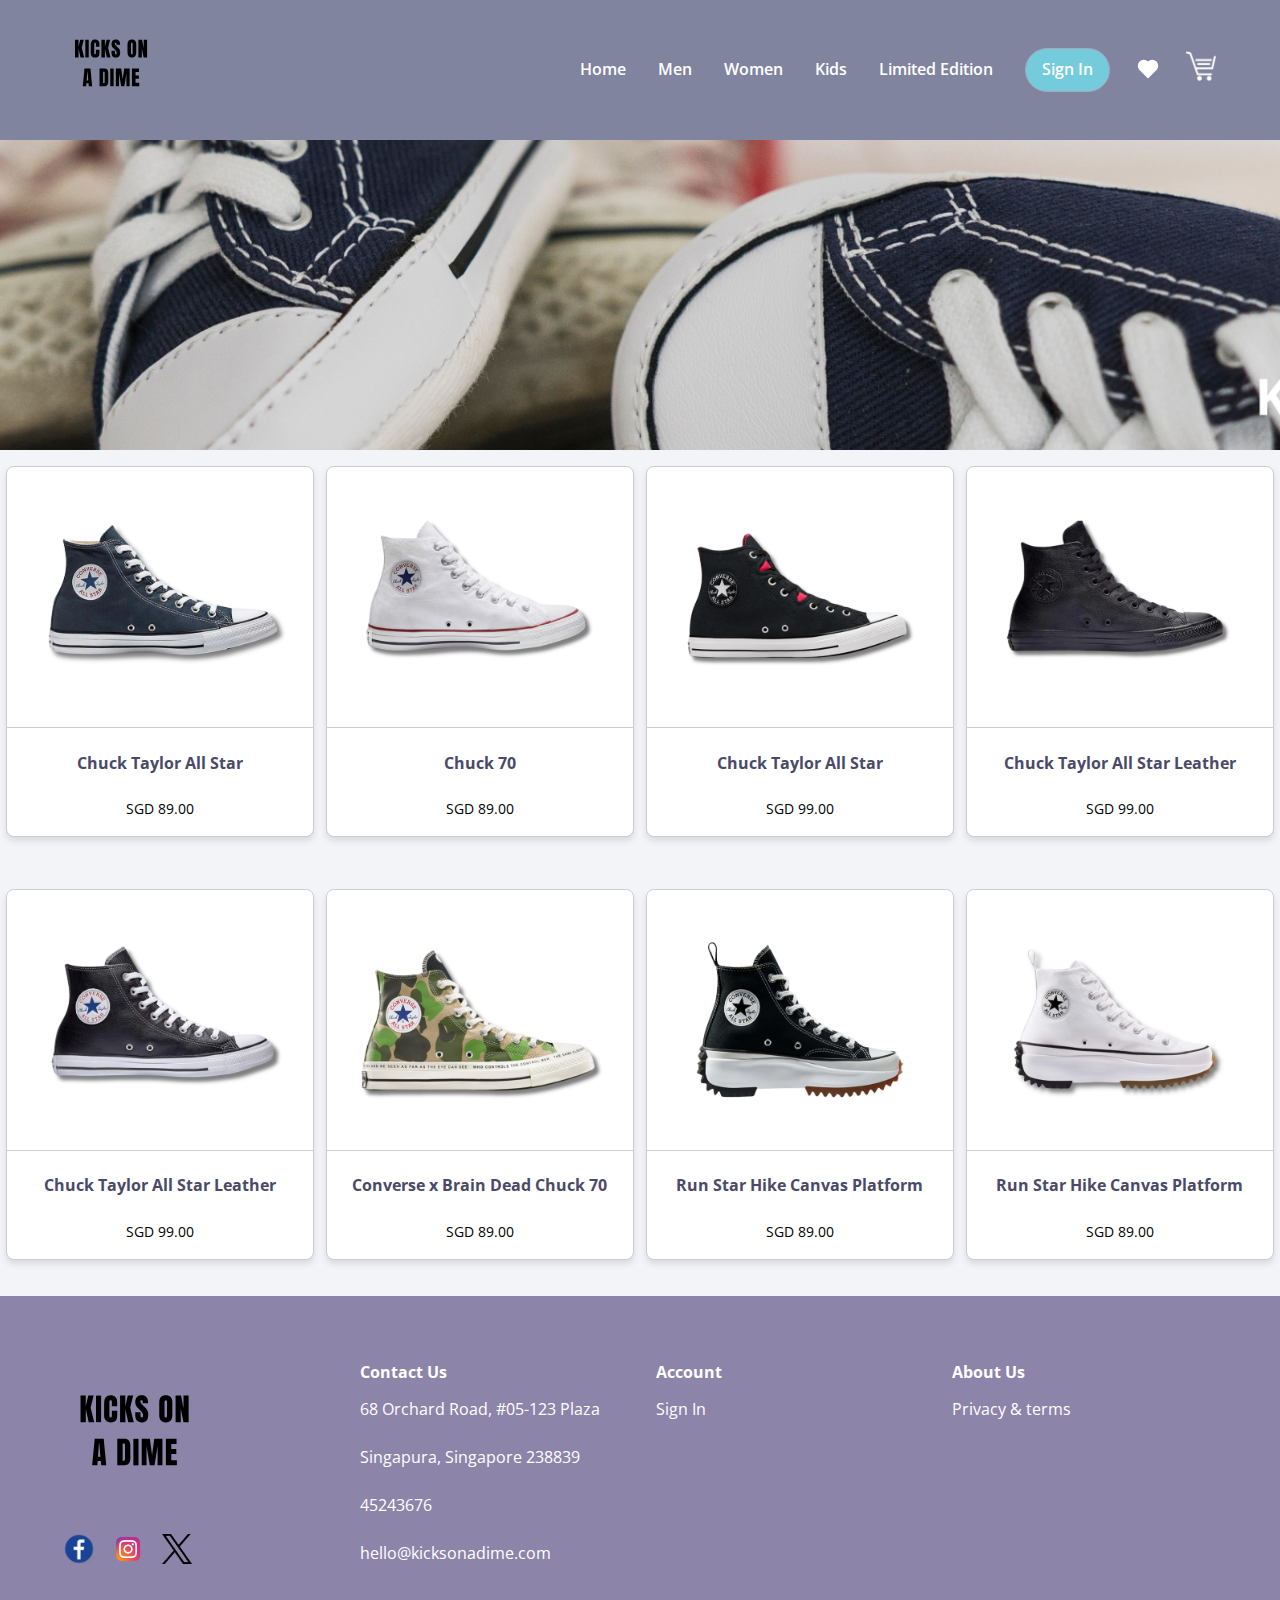
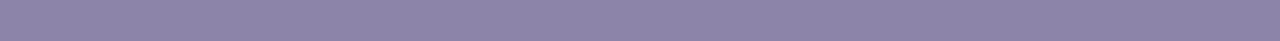
<file: kids.html>
<!DOCTYPE html>
<html lang="en">
    <head>
        <meta charset="UTF-8">
        <meta name="viewport" content="width=device-width, initial-scale=1.0">
        <link rel="stylesheet" href="styles.css"/>
        <link 
        
        <link rel="preconnect" href="https://fonts.googleapis.com">
        <link rel="preconnect" href="https://fonts.gstatic.com" crossorigin>
        <link href="https://fonts.googleapis.com/css2?family=Open+Sans:ital,wght@0,300..800;1,300..800&display=swap" rel="stylesheet">
        <title>Welcome to Kicks On A Dime</title>
    </head>
    <body>
        <nav class="navbar">
            <div class="navbar-flex container">
                <div class="logo">
                    <img src="images/KICKS ON A DIME.svg" alt="Kicks">

                </div>
                
                <div class="main-menu-items">
                    <ul class="main-menu-list">
                        <li>
                            <a href="index.html">Home</a>
                        </li>
                        <li>
                            <a href="men.html">Men</a>
                        </li>
                        <li>
                            <a href="women.html">Women</a>
                        </li>
                        <li>
                            <a href="kids.html">Kids</a>
                        </li>
                        <li>
                            <a href="edition.html">Limited Edition</a>
                        </li>
                        <li>
                            <a href="account.html" class="btn">
                                Sign In
                            </a>
                        </li>
                        <li>
                            <a href="heart.html">
                                <div class="heart" title="Saved Items"></div>
                            </a>
                        </li>

                       <li>
                        <a href="cart.html">
                            <img src="images/cart.png" alt="Shopping">
                        </a>
                       </li>                
                    </ul>
                </div>

                



                <!-- Mobile menu -->

                <div class="mobile-menu">
                    <div class="mobile-menu-toggle">
                        <div class="menu-icon">
                            <div></div>
                            <div></div>
                            <div></div>
                        </div>
                        
                    </div>
                    <div class="mobile-menu-items">
                        <ul class="mobile-menu-list">
                            <li>
                                <a href="index.html">Home</a>
                            </li>
                            <li>
                                <a href="men.html">Men</a>
                            </li>
                            <li>
                                <a href="women.html">Women</a>
                            </li>
                            <li>
                                <a href="kids.html">Kids</a>
                            </li>
                            <li>
                                <a href="edition.html">Limited Edition</a>
                            </li>
                            <li>
                                <a href="account.html" class="btn">
                                    Sign In
                                </a>
                            </li>
                            <li>
                                <a href="heart.html">
                                    <div class="heart" title="Saved Items"></div>
                                </a>
                            </li>
    
                           <li>
                            <a href="cart.html">
                                <img src="images/cart.png" alt="Shopping">
                            </a>
                           </li>
    
                        </ul>
                    </div>


                </div>
            </div>
        </nav>

                <!-- Kids Page Banner -->
        <header class="men-banner">
            <img src="images/BannerKid.jpg" alt="Men's Banner">
        </header>

    
        <!-- Product Image Gallery -->
        <div class="responsive">
            <div class="gallery">
            <a href="#" target="_blank">
                <img src="images/chuckTaylorAllStar.jpg" alt="Chuck Taylor All Star" width="600" height="400">
            </a>
            <div class="desc">
                <a href="classicChuck.html" class="product-link">Chuck Taylor All Star</a><br>
                SGD 89.00
            </div>
            </div>
        </div>
        
        <div class="responsive">
            <div class="gallery">
                <a href="#" target="_blank">
                <img src="images/chuck 701.jpg" alt="Chuck Taylor All Star" width="600" height="400">
                </a>
                <div class="desc">
                <a href="chuck70.html" class="product-link">Chuck 70</a><br>
                SGD 89.00
                </div>
            </div>
        </div>
        
        <div class="responsive">
            <div class="gallery">
                <a href="#" target="_blank">
                <img src="images/Chuck Taylor All Star '90s Retro.jpg" alt="Chuck Taylor All Star" width="600" height="400">
                </a>
                <div class="desc">
                <a href="#" class="product-link">Chuck Taylor All Star </a><br>
                SGD 99.00
                </div>
            </div>
        </div>
        
        <div class="responsive">
            <div class="gallery">
                <a href="#" target="_blank">
                <img src="images/Chuck Taylor All Star Leather.jpg" alt="Chuck Taylor All Star" width="600" height="400">
                </a>
                <div class="desc">
                <a href="#" class="product-link">Chuck Taylor All Star Leather</a><br>
                SGD 99.00
                </div>
            </div>
        </div>

        <div class="responsive">
            <div class="gallery">
            <a href="#" target="_blank">
                <img src="images/Chuck Taylor All Star Leather1.jpg" alt="Chuck Taylor All Star" width="600" height="400">
            </a>
            <div class="desc">
                <a href="#" class="product-link">Chuck Taylor All Star Leather</a><br>
                SGD 99.00
            </div>
            </div>
        </div>
        
        <div class="responsive">
            <div class="gallery">
                <a href="#" target="_blank">
                <img src="images/Converse x Brain Dead Chuck 70.jpg" alt="Chuck Taylor All Star" width="600" height="400">
                </a>
                <div class="desc">
                <a href="#" class="product-link">Converse x Brain Dead Chuck 70</a><br>
                SGD 89.00
                </div>
            </div>
        </div>
        
        <div class="responsive">
            <div class="gallery">
                <a href="#" target="_blank">
                <img src="images/Run Star Hike Canvas Platform (1).jpg" alt="Chuck Taylor All Star" width="600" height="400">
                </a>
                <div class="desc">
                <a href="#" class="product-link">Run Star Hike Canvas Platform</a><br>
                SGD 89.00
                </div>
            </div>
        </div>
        
        <div class="responsive">
            <div class="gallery">
                <a href="#" target="_blank">
                <img src="images/Run Star Hike Canvas Platform.jpg" alt="Chuck Taylor All Star" width="600" height="400">
                </a>
                <div class="desc">
                <a href="#" class="product-link">Run Star Hike Canvas Platform</a><br>
                SGD 89.00
                </div>
            </div>
        </div>
        
        
        
        
        <div class="clearfix"></div>
        
      
      

        




       


     


        
        <footer class="footer">
            <div class="container grid grid--4-cols">
                <!-- Logo and Social Links -->
                <div class="logo-col">
                    <div class="footer-logo">
                        <img src="images/KICKS ON A DIME.svg" alt="Kicks On A Dime Logo">
                    </div>
                    <div class="social-links">
                        <ul>
                            <li><a href="#"><img src="images/facebook.png" alt="Facebook"></a></li>
                            <li><a href="#"><img src="images/instagram.png" alt="Instagram"></a></li>
                            <li><a href="#"><img src="images/twitter.png" alt="Twitter"></a></li>
                        </ul>
                    </div>
                </div>
        
                <!-- Contact Information -->
                <div class="address-col">
                    
                    <a href="contact.html" class="footer-heading">Contact Us</a>
                    <address>
                        
                        <ul>
                            <li><p>68 Orchard Road, #05-123 Plaza Singapura, Singapore 238839</p> </li>
                            <li><a href="tel:45243676">45243676</a></li>
                            <li><a href="mailto:hello@kicksonadime.com">hello@kicksonadime.com</a></li>
                        </ul>
                       
                          
                        
                        
                    </address>
                </div>
        
                <!-- Account Section -->
                <div class="nav-col">
                    
                    <a href="account.html" class="footer-heading">Account</a>
                    <ul>
                        <li><a href="account.html">Sign In</a></li>
                    </ul>
                </div>
        
                <!-- About Us Section -->
                <div class="nav-col">
                    <a href="aboutus.html" class="footer-heading">About Us</a>
                    
                    <ul>
                        <li><a href="#">Privacy & terms</a></li>
                    </ul>
                </div>
            </div>
        </footer>
        
        <script src="script.js" ></script>
    </body>
</html>
</file>
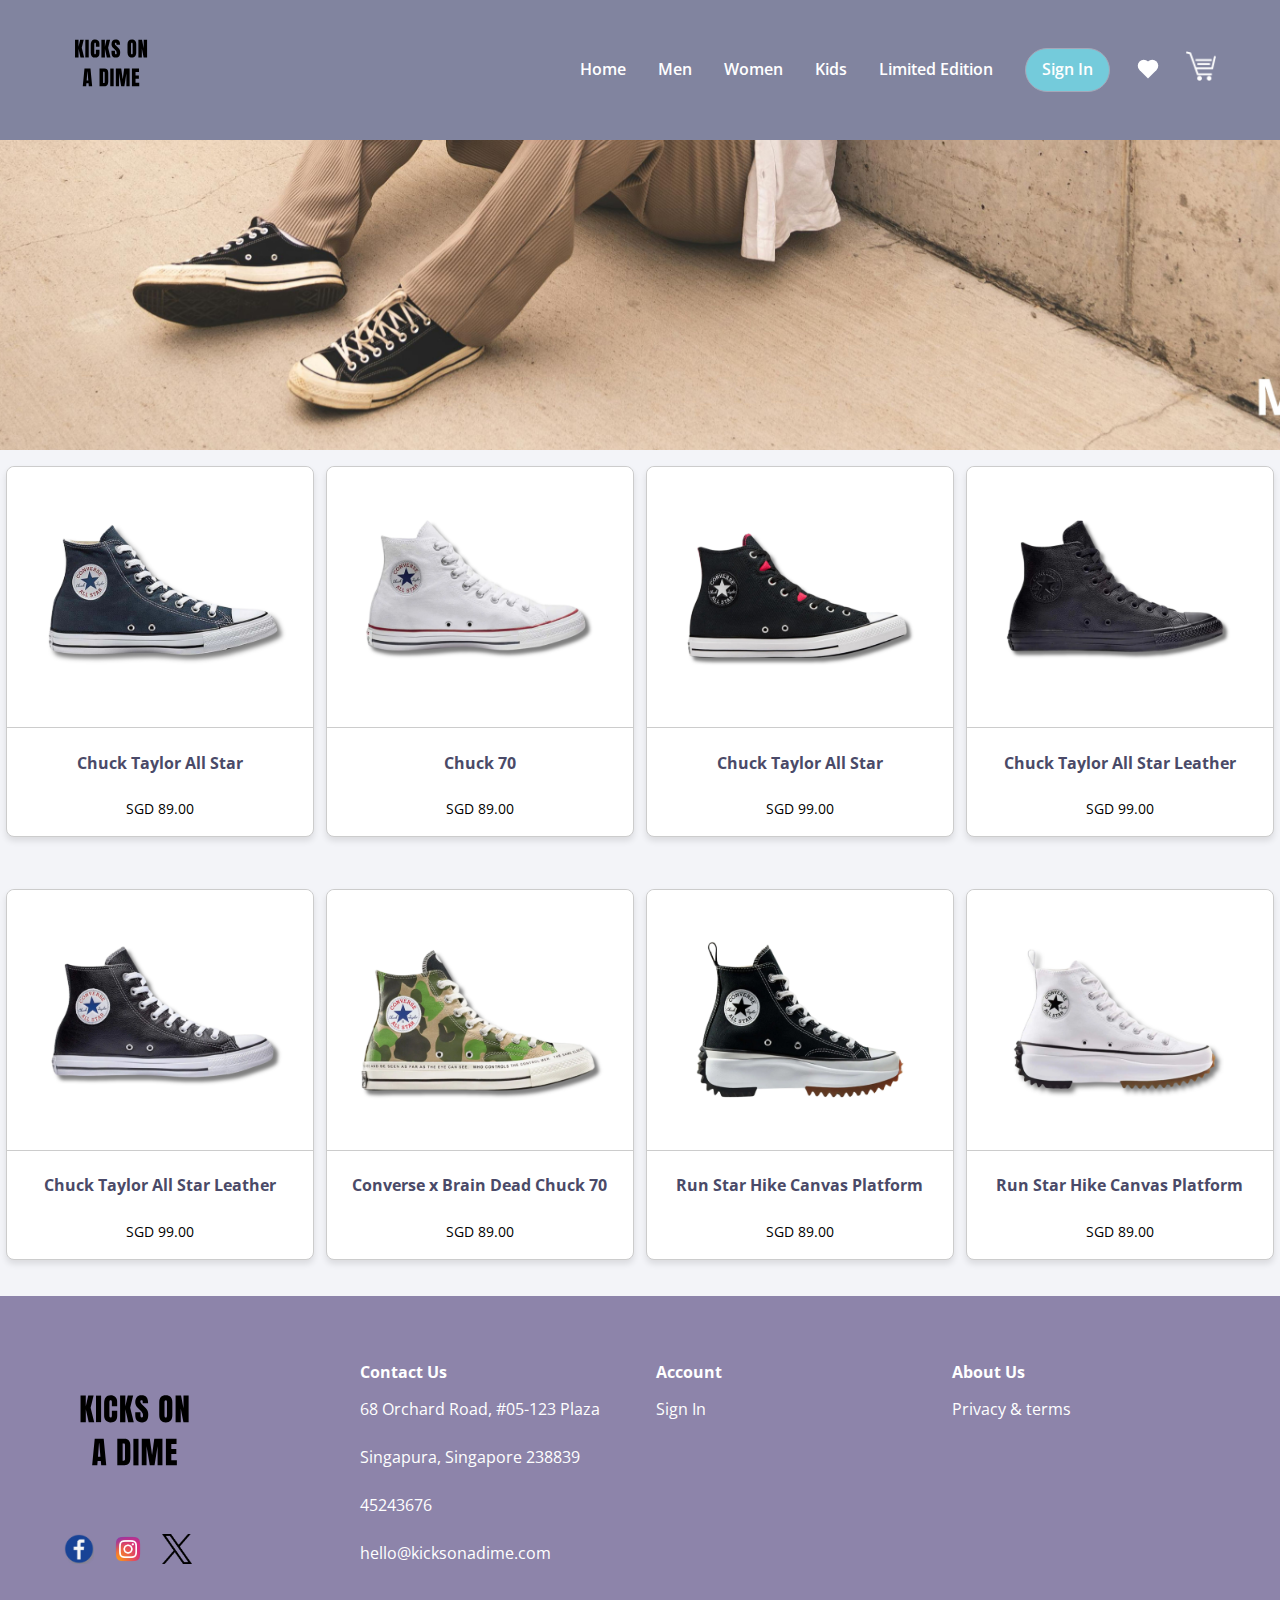
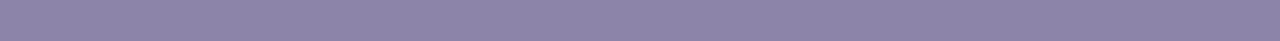
<file: men.html>
<!DOCTYPE html>
<html lang="en">
    <head>
        <meta charset="UTF-8">
        <meta name="viewport" content="width=device-width, initial-scale=1.0">
        <link rel="stylesheet" href="styles.css"/>
        <link 
        
        <link rel="preconnect" href="https://fonts.googleapis.com">
        <link rel="preconnect" href="https://fonts.gstatic.com" crossorigin>
        <link href="https://fonts.googleapis.com/css2?family=Open+Sans:ital,wght@0,300..800;1,300..800&display=swap" rel="stylesheet">
        <title>Welcome to Kicks On A Dime</title>
    </head>
    <body>
        <nav class="navbar">
            <div class="navbar-flex container">
                <div class="logo">
                    <img src="images/KICKS ON A DIME.svg" alt="Kicks">

                </div>
                
                <div class="main-menu-items">
                    <ul class="main-menu-list">
                        <li>
                            <a href="index.html">Home</a>
                        </li>
                        <li>
                            <a href="men.html">Men</a>
                        </li>
                        <li>
                            <a href="women.html">Women</a>
                        </li>
                        <li>
                            <a href="kids.html">Kids</a>
                        </li>
                        <li>
                            <a href="edition.html">Limited Edition</a>
                        </li>
                        <li>
                            <a href="account.html" class="btn">
                                Sign In
                            </a>
                        </li>
                        <li>
                            <a href="heart.html">
                                <div class="heart" title="Saved Items"></div>
                            </a>
                        </li>

                       <li>
                        <a href="cart.html">
                            <img src="images/cart.png" alt="Shopping">
                        </a>
                       </li>                
                    </ul>
                </div>

                



                <!-- Mobile menu -->

                <div class="mobile-menu">
                    <div class="mobile-menu-toggle">
                        <div class="menu-icon">
                            <div></div>
                            <div></div>
                            <div></div>
                        </div>
                        
                    </div>
                    <div class="mobile-menu-items">
                        <ul class="mobile-menu-list">
                            <li>
                                <a href="index.html">Home</a>
                            </li>
                            <li>
                                <a href="men.html">Men</a>
                            </li>
                            <li>
                                <a href="women.html">Women</a>
                            </li>
                            <li>
                                <a href="kids.html">Kids</a>
                            </li>
                            <li>
                                <a href="edition.html">Limited Edition</a>
                            </li>
                            <li>
                                <a href="account.html" class="btn">
                                    Sign In
                                </a>
                            </li>
                            <li>
                                <a href="heart.html">
                                    <div class="heart" title="Saved Items"></div>
                                </a>
                            </li>
    
                           <li>
                            <a href="cart.html">
                                <img src="images/cart.png" alt="Shopping">
                            </a>
                           </li>
    
                        </ul>
                    </div>


                </div>
            </div>
        </nav>

                <!-- Men Page Banner -->
        <header class="men-banner">
            <img src="images/BannerMen.jpg" alt="Men's Banner">
        </header>

    
        <!-- Product Image Gallery -->
        <div class="responsive">
            <div class="gallery">
            <a href="#" target="_blank">
                <img src="images/chuckTaylorAllStar.jpg" alt="Chuck Taylor All Star" width="600" height="400">
            </a>
            <div class="desc">
                <a href="classicChuck.html" class="product-link">Chuck Taylor All Star</a><br>
                SGD 89.00
            </div>
            </div>
        </div>
        
        <div class="responsive">
            <div class="gallery">
                <a href="#" target="_blank">
                <img src="images/chuck 701.jpg" alt="Chuck Taylor All Star" width="600" height="400">
                </a>
                <div class="desc">
                <a href="chuck70.html" class="product-link">Chuck 70</a><br>
                SGD 89.00
                </div>
            </div>
        </div>
        
        <div class="responsive">
            <div class="gallery">
                <a href="#" target="_blank">
                <img src="images/Chuck Taylor All Star '90s Retro.jpg" alt="Chuck Taylor All Star" width="600" height="400">
                </a>
                <div class="desc">
                <a href="#" class="product-link">Chuck Taylor All Star </a><br>
                SGD 99.00
                </div>
            </div>
        </div>
        
        <div class="responsive">
            <div class="gallery">
                <a href="#" target="_blank">
                <img src="images/Chuck Taylor All Star Leather.jpg" alt="Chuck Taylor All Star" width="600" height="400">
                </a>
                <div class="desc">
                <a href="#" class="product-link">Chuck Taylor All Star Leather</a><br>
                SGD 99.00
                </div>
            </div>
        </div>

        <div class="responsive">
            <div class="gallery">
            <a href="#" target="_blank">
                <img src="images/Chuck Taylor All Star Leather1.jpg" alt="Chuck Taylor All Star" width="600" height="400">
            </a>
            <div class="desc">
                <a href="#" class="product-link">Chuck Taylor All Star Leather</a><br>
                SGD 99.00
            </div>
            </div>
        </div>
        
        <div class="responsive">
            <div class="gallery">
                <a href="#" target="_blank">
                <img src="images/Converse x Brain Dead Chuck 70.jpg" alt="Chuck Taylor All Star" width="600" height="400">
                </a>
                <div class="desc">
                <a href="#" class="product-link">Converse x Brain Dead Chuck 70</a><br>
                SGD 89.00
                </div>
            </div>
        </div>
        
        <div class="responsive">
            <div class="gallery">
                <a href="#" target="_blank">
                <img src="images/Run Star Hike Canvas Platform (1).jpg" alt="Chuck Taylor All Star" width="600" height="400">
                </a>
                <div class="desc">
                <a href="#" class="product-link">Run Star Hike Canvas Platform</a><br>
                SGD 89.00
                </div>
            </div>
        </div>
        
        <div class="responsive">
            <div class="gallery">
                <a href="#" target="_blank">
                <img src="images/Run Star Hike Canvas Platform.jpg" alt="Chuck Taylor All Star" width="600" height="400">
                </a>
                <div class="desc">
                <a href="#" class="product-link">Run Star Hike Canvas Platform</a><br>
                SGD 89.00
                </div>
            </div>
        </div>
        
        
        
        
        <div class="clearfix"></div>

        
        
      

        




       


     


        
        <footer class="footer">
            <div class="container grid grid--4-cols">
                <!-- Logo and Social Links -->
                <div class="logo-col">
                    <div class="footer-logo">
                        <img src="images/KICKS ON A DIME.svg" alt="Kicks On A Dime Logo">
                    </div>
                    <div class="social-links">
                        <ul>
                            <li><a href="#"><img src="images/facebook.png" alt="Facebook"></a></li>
                            <li><a href="#"><img src="images/instagram.png" alt="Instagram"></a></li>
                            <li><a href="#"><img src="images/twitter.png" alt="Twitter"></a></li>
                        </ul>
                    </div>
                </div>
        
                <!-- Contact Information -->
                <div class="address-col">
                    
                    <a href="contact.html" class="footer-heading">Contact Us</a>
                    <address>
                        
                        <ul>
                            <li><p>68 Orchard Road, #05-123 Plaza Singapura, Singapore 238839</p> </li>
                            <li><a href="tel:45243676">45243676</a></li>
                            <li><a href="mailto:hello@kicksonadime.com">hello@kicksonadime.com</a></li>
                        </ul>
                       
                          
                        
                        
                    </address>
                </div>
        
                <!-- Account Section -->
                <div class="nav-col">
                    
                    <a href="account.html" class="footer-heading">Account</a>
                    <ul>
                        <li><a href="account.html">Sign In</a></li>
                    </ul>
                </div>
        
                <!-- About Us Section -->
                <div class="nav-col">
                    <a href="aboutus.html" class="footer-heading">About Us</a>
                    
                    <ul>
                        <li><a href="#">Privacy & terms</a></li>
                    </ul>
                </div>
            </div>
        </footer>
        
        <script src="script.js" ></script>
    </body>
</html>
</file>
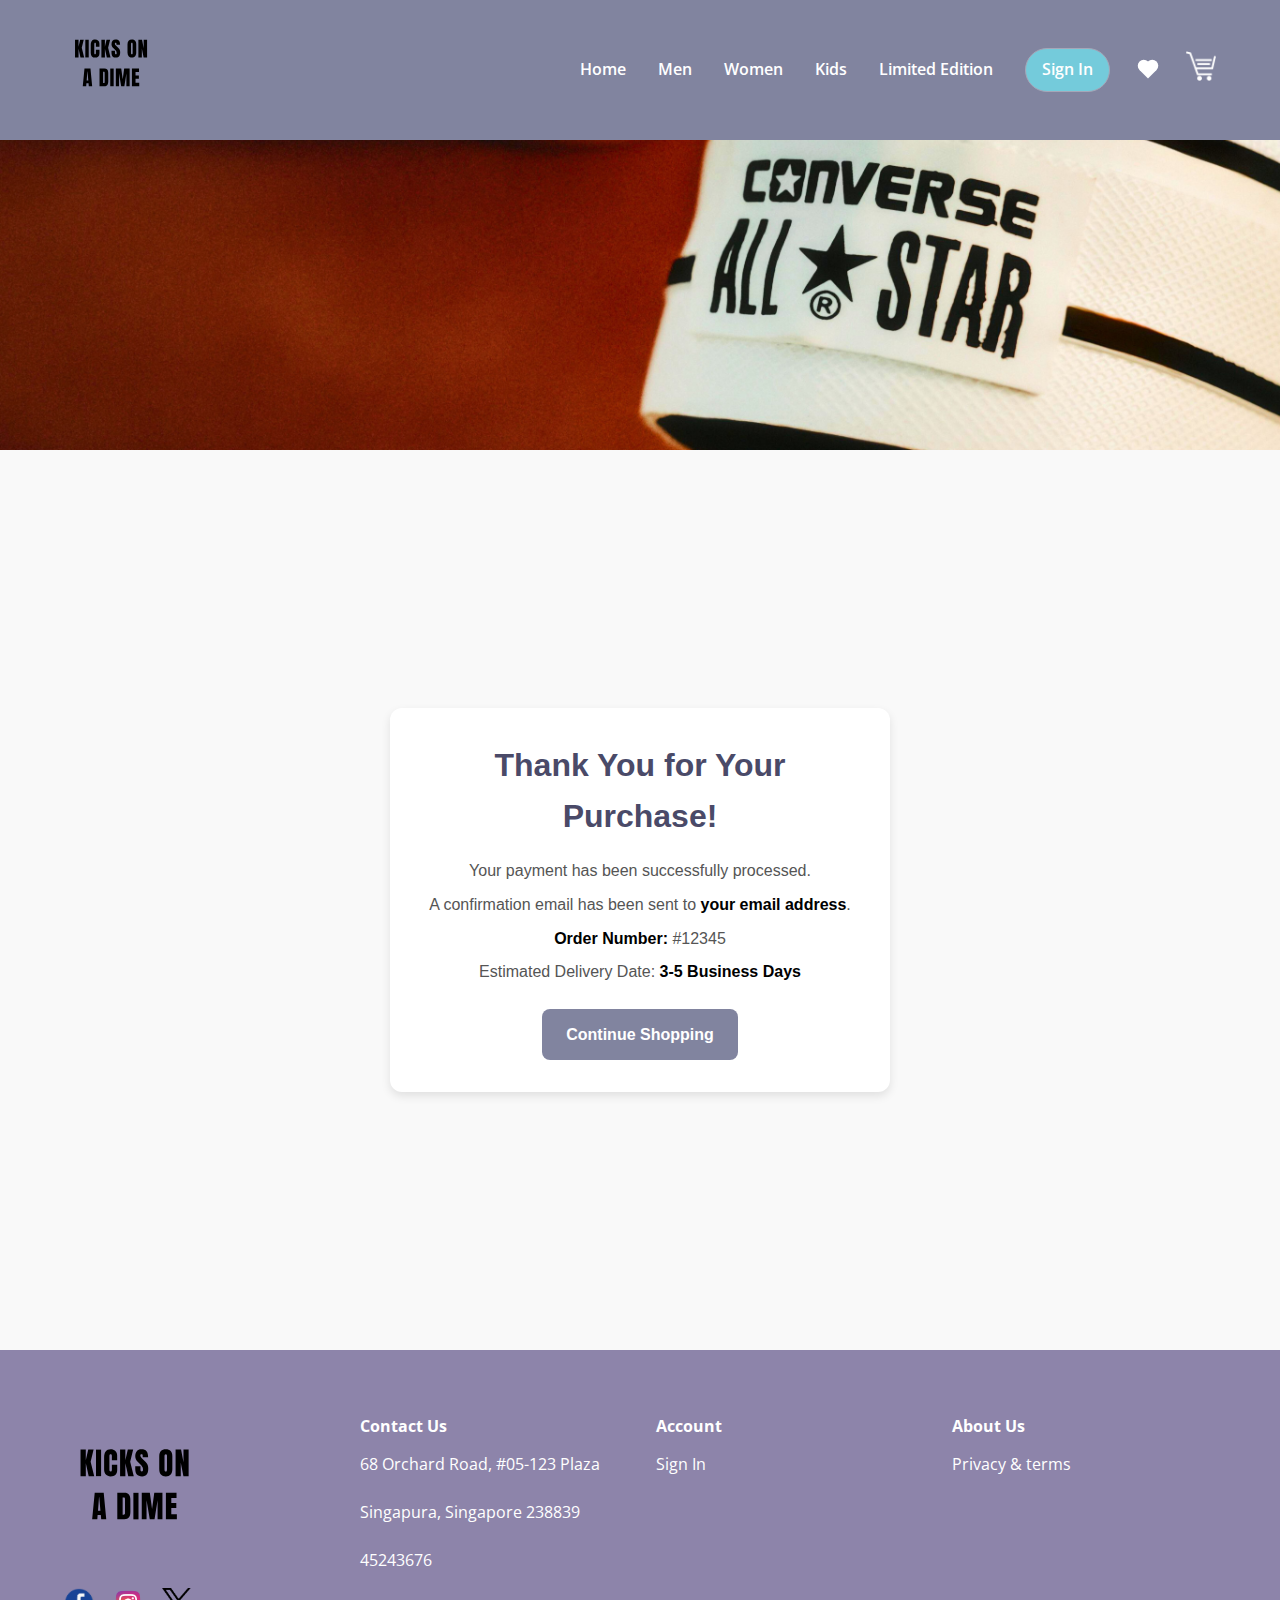
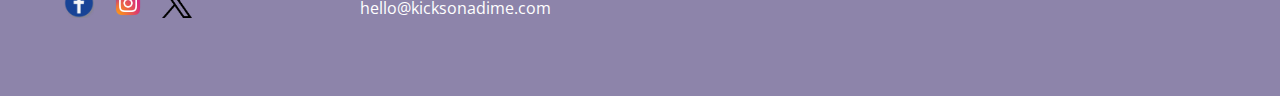
<file: payment-success.html>
<!DOCTYPE html>
<html lang="en">
    <head>
        <meta charset="UTF-8">
        <meta name="viewport" content="width=device-width, initial-scale=1.0">
        <link rel="stylesheet" href="styles.css"/>
        <link 
        
        <link rel="preconnect" href="https://fonts.googleapis.com">
        <link rel="preconnect" href="https://fonts.gstatic.com" crossorigin>
        <link href="https://fonts.googleapis.com/css2?family=Open+Sans:ital,wght@0,300..800;1,300..800&display=swap" rel="stylesheet">
        <title>Welcome to Kicks On A Dime</title>
    </head>
    <body>
        <nav class="navbar">
            <div class="navbar-flex container">
                <div class="logo">
                    <img src="images/KICKS ON A DIME.svg" alt="Kicks">

                </div>
                
                <div class="main-menu-items">
                    <ul class="main-menu-list">
                        <li>
                            <a href="index.html">Home</a>
                        </li>
                        <li>
                            <a href="men.html">Men</a>
                        </li>
                        <li>
                            <a href="women.html">Women</a>
                        </li>
                        <li>
                            <a href="kids.html">Kids</a>
                        </li>
                        <li>
                            <a href="edition.html">Limited Edition</a>
                        </li>
                        <li>
                            <a href="account.html" class="btn">
                                Sign In
                            </a>
                        </li>
                        <li>
                            <a href="heart.html">
                                <div class="heart" title="Saved Items"></div>
                            </a>
                        </li>

                       <li>
                        <a href="cart.html">
                            <img src="images/cart.png" alt="Shopping">
                        </a>
                       </li>                
                    </ul>
                </div>

                



                <!-- Mobile menu -->

                <div class="mobile-menu">
                    <div class="mobile-menu-toggle">
                        <div class="menu-icon">
                            <div></div>
                            <div></div>
                            <div></div>
                        </div>
                        
                    </div>
                    <div class="mobile-menu-items">
                        <ul class="mobile-menu-list">
                            <li>
                                <a href="index.html">Home</a>
                            </li>
                            <li>
                                <a href="men.html">Men</a>
                            </li>
                            <li>
                                <a href="women.html">Women</a>
                            </li>
                            <li>
                                <a href="kids.html">Kids</a>
                            </li>
                            <li>
                                <a href="edition.html">Limited Edition</a>
                            </li>
                            <li>
                                <a href="account.html" class="btn">
                                    Sign In
                                </a>
                            </li>
                            <li>
                                <a href="heart.html">
                                    <div class="heart" title="Saved Items"></div>
                                </a>
                            </li>
    
                           <li>
                            <a href="cart.html">
                                <img src="images/cart.png" alt="Shopping">
                            </a>
                           </li>
    
                        </ul>
                    </div>


                </div>
            </div>
        </nav>

        <header class="men-banner">
            <img src="images/BannerAboutUs.jpg" alt="Men's Banner">
        </header>

        <!-- Approve for successful payment -->
        <div class="success-container">
            <div class="success-box">
               
                <h1>Thank You for Your Purchase!</h1>
                <p>Your payment has been successfully processed.</p>
                <p>A confirmation email has been sent to <strong>your email address</strong>.</p>
                <p><strong>Order Number:</strong> #12345</p>
                <p>Estimated Delivery Date: <strong>3-5 Business Days</strong></p>
                <div class="success-actions">
                    
                    <a href="index.html" class="btn">Continue Shopping</a>
                </div>
            </div>
        </div>


        
      
                

            
        <footer class="footer">
            <div class="container grid grid--4-cols">
                <!-- Logo and Social Links -->
                <div class="logo-col">
                    <div class="footer-logo">
                        <img src="images/KICKS ON A DIME.svg" alt="Kicks On A Dime Logo">
                    </div>
                    <div class="social-links">
                        <ul>
                            <li><a href="#"><img src="images/facebook.png" alt="Facebook"></a></li>
                            <li><a href="#"><img src="images/instagram.png" alt="Instagram"></a></li>
                            <li><a href="#"><img src="images/twitter.png" alt="Twitter"></a></li>
                        </ul>
                    </div>
                </div>
        
                <!-- Contact Information -->
                <div class="address-col">
                    
                    <a href="contact.html" class="footer-heading">Contact Us</a>
                    <address>
                        
                        <ul>
                            <li><p>68 Orchard Road, #05-123 Plaza Singapura, Singapore 238839</p> </li>
                            <li><a href="tel:45243676">45243676</a></li>
                            <li><a href="mailto:hello@kicksonadime.com">hello@kicksonadime.com</a></li>
                        </ul>
                       
                          
                        
                        
                    </address>
                </div>
        
                <!-- Account Section -->
                <div class="nav-col">
                    
                    <a href="account.html" class="footer-heading">Account</a>
                    <ul>
                        <li><a href="#">Sign In</a></li>
                    </ul>
                </div>
        
                <!-- About Us Section -->
                <div class="nav-col">
                    <a href="aboutus.html" class="footer-heading">About Us</a>
                    
                    <ul>
                        <li><a href="#">Privacy & terms</a></li>
                    </ul>
                </div>
            </div>
        </footer>
        
        <script src="script.js" ></script>
    </body>
</html>
</file>
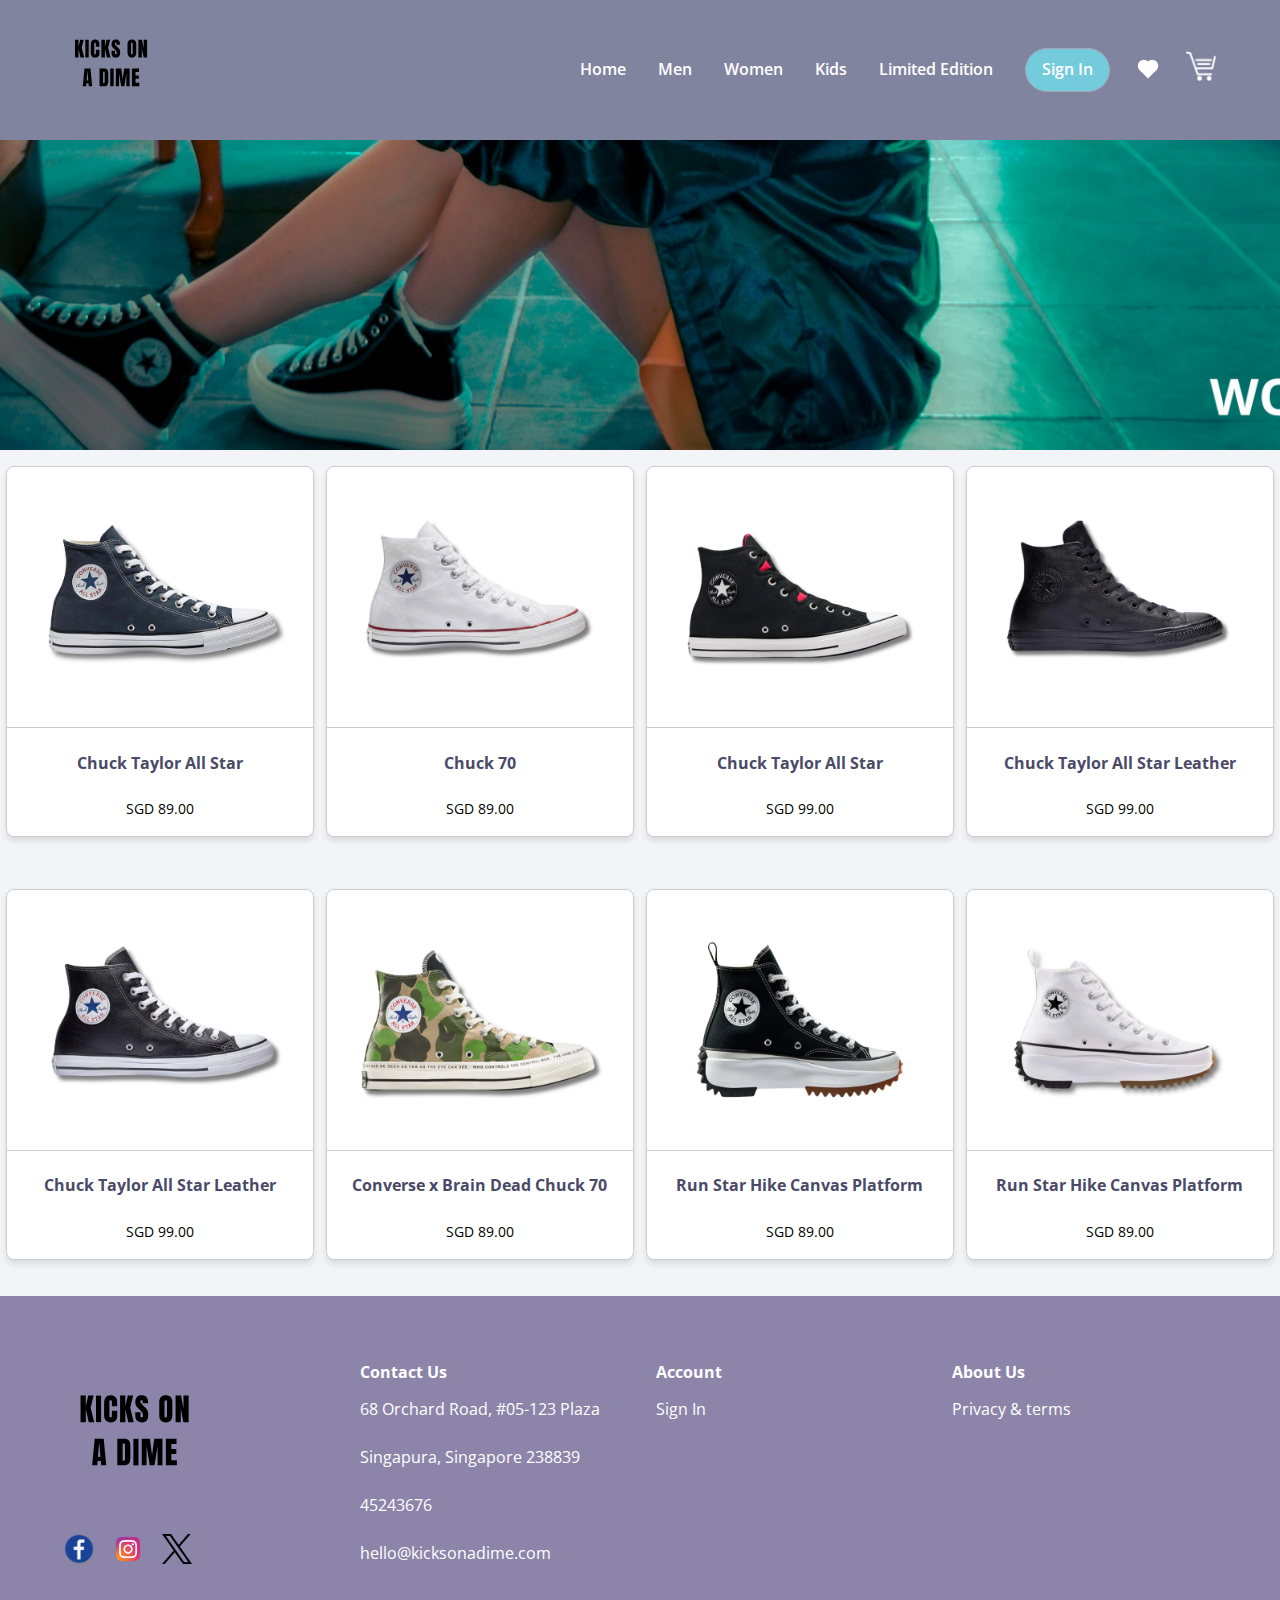
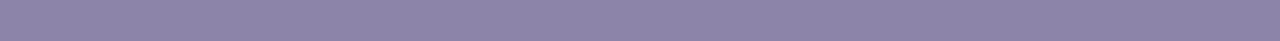
<file: women.html>
<!DOCTYPE html>
<html lang="en">
    <head>
        <meta charset="UTF-8">
        <meta name="viewport" content="width=device-width, initial-scale=1.0">
        <link rel="stylesheet" href="styles.css"/>
        <link 
        
        <link rel="preconnect" href="https://fonts.googleapis.com">
        <link rel="preconnect" href="https://fonts.gstatic.com" crossorigin>
        <link href="https://fonts.googleapis.com/css2?family=Open+Sans:ital,wght@0,300..800;1,300..800&display=swap" rel="stylesheet">
        <title>Welcome to Kicks On A Dime</title>
    </head>
    <body>
        <nav class="navbar">
            <div class="navbar-flex container">
                <div class="logo">
                    <img src="images/KICKS ON A DIME.svg" alt="Kicks">

                </div>
                
                <div class="main-menu-items">
                    <ul class="main-menu-list">
                        <li>
                            <a href="index.html">Home</a>
                        </li>
                        <li>
                            <a href="men.html">Men</a>
                        </li>
                        <li>
                            <a href="women.html">Women</a>
                        </li>
                        <li>
                            <a href="kids.html">Kids</a>
                        </li>
                        <li>
                            <a href="edition.html">Limited Edition</a>
                        </li>
                        <li>
                            <a href="account.html" class="btn">
                                Sign In
                            </a>
                        </li>
                        <li>
                            <a href="heart.html">
                                <div class="heart" title="Saved Items"></div>
                            </a>
                        </li>

                       <li>
                        <a href="cart.html">
                            <img src="images/cart.png" alt="Shopping">
                        </a>
                       </li>                
                    </ul>
                </div>

                



                <!-- Mobile menu -->

                <div class="mobile-menu">
                    <div class="mobile-menu-toggle">
                        <div class="menu-icon">
                            <div></div>
                            <div></div>
                            <div></div>
                        </div>
                        
                    </div>
                    <div class="mobile-menu-items">
                        <ul class="mobile-menu-list">
                            <li>
                                <a href="index.html">Home</a>
                            </li>
                            <li>
                                <a href="men.html">Men</a>
                            </li>
                            <li>
                                <a href="women.html">Women</a>
                            </li>
                            <li>
                                <a href="kids.html">Kids</a>
                            </li>
                            <li>
                                <a href="edition.html">Limited Edition</a>
                            </li>
                            <li>
                                <a href="account.html" class="btn">
                                    Sign In
                                </a>
                            </li>
                            <li>
                                <a href="heart.html">
                                    <div class="heart" title="Saved Items"></div>
                                </a>
                            </li>
    
                           <li>
                            <a href="cart.html">
                                <img src="images/cart.png" alt="Shopping">
                            </a>
                           </li>
    
                        </ul>
                    </div>


                </div>
            </div>
        </nav>

                <!-- Women Page Banner -->
        <header class="men-banner">
            <img src="images/BannerWomen.jpg" alt="Men's Banner">
        </header>

    
        <!-- Product Image Gallery -->
        <div class="responsive">
            <div class="gallery">
            <a href="#" target="_blank">
                <img src="images/chuckTaylorAllStar.jpg" alt="Chuck Taylor All Star" width="600" height="400">
            </a>
            <div class="desc">
                <a href="classicChuck.html" class="product-link">Chuck Taylor All Star</a><br>
                SGD 89.00
            </div>
            </div>
        </div>
        
        <div class="responsive">
            <div class="gallery">
                <a href="#" target="_blank">
                <img src="images/chuck 701.jpg" alt="Chuck Taylor All Star" width="600" height="400">
                </a>
                <div class="desc">
                <a href="chuck70.html" class="product-link">Chuck 70</a><br>
                SGD 89.00
                </div>
            </div>
        </div>
        
        <div class="responsive">
            <div class="gallery">
                <a href="#" target="_blank">
                <img src="images/Chuck Taylor All Star '90s Retro.jpg" alt="Chuck Taylor All Star" width="600" height="400">
                </a>
                <div class="desc">
                <a href="#" class="product-link">Chuck Taylor All Star </a><br>
                SGD 99.00
                </div>
            </div>
        </div>
        
        <div class="responsive">
            <div class="gallery">
                <a href="#" target="_blank">
                <img src="images/Chuck Taylor All Star Leather.jpg" alt="Chuck Taylor All Star" width="600" height="400">
                </a>
                <div class="desc">
                <a href="#" class="product-link">Chuck Taylor All Star Leather</a><br>
                SGD 99.00
                </div>
            </div>
        </div>

        <div class="responsive">
            <div class="gallery">
            <a href="#" target="_blank">
                <img src="images/Chuck Taylor All Star Leather1.jpg" alt="Chuck Taylor All Star" width="600" height="400">
            </a>
            <div class="desc">
                <a href="#" class="product-link">Chuck Taylor All Star Leather</a><br>
                SGD 99.00
            </div>
            </div>
        </div>
        
        <div class="responsive">
            <div class="gallery">
                <a href="#" target="_blank">
                <img src="images/Converse x Brain Dead Chuck 70.jpg" alt="Chuck Taylor All Star" width="600" height="400">
                </a>
                <div class="desc">
                <a href="#" class="product-link">Converse x Brain Dead Chuck 70</a><br>
                SGD 89.00
                </div>
            </div>
        </div>
        
        <div class="responsive">
            <div class="gallery">
                <a href="#" target="_blank">
                <img src="images/Run Star Hike Canvas Platform (1).jpg" alt="Chuck Taylor All Star" width="600" height="400">
                </a>
                <div class="desc">
                <a href="#" class="product-link">Run Star Hike Canvas Platform</a><br>
                SGD 89.00
                </div>
            </div>
        </div>
        
        <div class="responsive">
            <div class="gallery">
                <a href="#" target="_blank">
                <img src="images/Run Star Hike Canvas Platform.jpg" alt="Chuck Taylor All Star" width="600" height="400">
                </a>
                <div class="desc">
                <a href="#" class="product-link">Run Star Hike Canvas Platform</a><br>
                SGD 89.00
                </div>
            </div>
        </div>
        
        
        
        
        <div class="clearfix"></div>

        
        
      

        




       


     


        
        <footer class="footer">
            <div class="container grid grid--4-cols">
                <!-- Logo and Social Links -->
                <div class="logo-col">
                    <div class="footer-logo">
                        <img src="images/KICKS ON A DIME.svg" alt="Kicks On A Dime Logo">
                    </div>
                    <div class="social-links">
                        <ul>
                            <li><a href="#"><img src="images/facebook.png" alt="Facebook"></a></li>
                            <li><a href="#"><img src="images/instagram.png" alt="Instagram"></a></li>
                            <li><a href="#"><img src="images/twitter.png" alt="Twitter"></a></li>
                        </ul>
                    </div>
                </div>
        
                <!-- Contact Information -->
                <div class="address-col">
                    
                    <a href="contact.html" class="footer-heading">Contact Us</a>
                    <address>
                        
                        <ul>
                            <li><p>68 Orchard Road, #05-123 Plaza Singapura, Singapore 238839</p> </li>
                            <li><a href="tel:45243676">45243676</a></li>
                            <li><a href="mailto:hello@kicksonadime.com">hello@kicksonadime.com</a></li>
                        </ul>
                       
                          
                        
                        
                    </address>
                </div>
        
                <!-- Account Section -->
                <div class="nav-col">
                    
                    <a href="account.html" class="footer-heading">Account</a>
                    <ul>
                        <li><a href="account.html">Sign In</a></li>
                    </ul>
                </div>
        
                <!-- About Us Section -->
                <div class="nav-col">
                    <a href="aboutus.html" class="footer-heading">About Us</a>
                    
                    <ul>
                        <li><a href="#">Privacy & terms</a></li>
                    </ul>
                </div>
            </div>
        </footer>
        
        <script src="script.js" ></script>
    </body>
</html>
</file>
<file: styles.css>
*,
*::before,
*::after{
    margin: 0;
    padding: 0;
    box-sizing: border-box;
}

:root {
    --pimary-color: #fc5d66;
    --secondary-color: #ffc05a;
    --light-color: #f9fafb;
    --dark-color: #272d35;
}

html,
body {
    font-family: 'Open Sans', sans-serif;
    line-height: 1.6;
    scroll-behavior: smooth;
    
    background-color: #f3f4f8; /* Light grey background for the body */

    /* Sign up form */
    

    
}

a {
    text-decoration: none;
}

ul {
    list-style: none;
}

img{
    max-width: 100%;
}

/* Utility */

.container{
    max-width: 1200px;
    margin: 0 auto;
    padding: 0 2rem;
    /* max-height: 30px; */
}

.container-sm{
    max-width: 1000px;
    
   
}



.btn {
    display: inline-block;
    padding: 1.6rem 2.6rem;
    border: 1px solid #a5a7b8;
    border-radius: 32px;
    background: #74cbdb;
    color: var(--dark-color);
    cursor: pointer;
    transition: all 0.2s;
}

.btn:hover {
    background: #81849f;
    color: white;
    border-color: white;
}
/* Navbar */
.navbar {
    background-color: #81849f;
    padding: 1rem 2rem;
    position: fixed;
    top: 0;
    right: 0;
    left: 0;
    z-index: 1000;
    transition: background-color 0.3s ease-in-out;
}

.navbar-flex{
    display: flex;
    justify-content: space-between;
    align-items: center;
}

.navbar img{
    width:100px;
    height: 100px;
    
}

.navbar .main-menu-list {
    display: flex;
    justify-content: space-between;
    align-items: center;
    gap: 2rem;
    font-weight: 600;
}

.navbar a{
    color: white;
}

.navbar a:hover {
    color: var(--secondary-color);
    
}








/* Icons */
.navbar a img{
    width: auto;
    height: 30px;
    
}

/* Sign In Buttton */
.navbar .btn {
    display: inline-block;
    padding: 0.5rem 1rem;
    border: 1px solid #a5a7b8;
    border-radius: 32px;
    background: #74cbdb;
    color: white;
    cursor: pointer;
    transition: all 0.2s;
}

.navbar .btn:hover {
    background: #81849f;
    color: white;
    border-color: white;
    transform: scale(1.1);
}




/* Heart Icon */
.heart {
    position: relative;
    width: 12px; /* Smaller width */
    height: 12px; /* Smaller height */
    background-color: white; /* White color */
    transform: rotate(-45deg);
    margin: 0 auto; /* Center alignment */
}

.heart::before,
.heart::after {
    content: "";
    position: absolute;
    width: 12px; /* Match the width of .heart */
    height: 12px; /* Match the height of .heart */
    background-color: white; /* White color */
    border-radius: 50%; /* Circular for the top parts of the heart */
}

.heart::before {
    top: -6px; /* Adjusted for smaller size */
    left: 0;
}

.heart::after {
    left: 6px; /* Adjusted for smaller size */
    top: 0;
}





/* Youtube Video */
/* YouTube Video Container */
.video-container {
    width: 100%; /* Full width */
    position: relative; /* For absolutely positioned iframe */
    padding-bottom: 56.25%; /* Aspect ratio: 16:9 (9 / 16 = 0.5625 = 56.25%) */
    background-color: #f4f4f4; /* Light background for visibility */
    overflow: hidden;
    margin: 0 auto; /* Center the video on the page */
}

/* Responsive Iframe */
.video-container iframe {
    position: absolute;
    top: 0;
    left: 0;
    width: 100%; /* Full width of the container */
    height: 100%; /* Full height of the container */
    border: none; /* No border for a clean look */
}

  

/* Mobile Menu */
.mobile-menu{
    display: none;
}

/* menu toggle icon */
.menu-icon {
    position: relative;
    width: 40px; /* Width of the menu bars */
    height: 24px; /* Total height of the menu icon */
    display: flex;
    flex-direction: column;
    justify-content: space-between; /* Equal spacing between bars */
    align-items: center;
    cursor: pointer; /* Pointer cursor for interactivity */
}

.menu-icon div {
    width: 100%; /* Full width of the menu icon */
    height: 5px; /* Height of each bar */
    background-color: white; /* White bars */
    border-radius: 4px; /* Rounded edges for bars */
}

.navbar .mobile-menu-toggle {
    color: white;
    cursor: pointer;
}

.navbar .mobile-menu-items {
    position: absolute;
    top: 100%;
    left: 0%;
    width: 100%;
    background: black;
    opacity: 0.95;
    padding: 3rem 2rem;
    text-align: center;
    box-shadow: 0 2px 5px rgba(0, 0, 0, 0.1);
    border-top: 1px solid rgba(255, 255, 255, 0.1);
    transform: translateX(100%);
    transition: transform 0.3s ease;


}

.navbar .mobile-menu-items.active {
    transform: translateX(0);
}

.navbar .mobile-menu-list {
    display: flex;
    flex-direction: column;
    gap: 2rem;
    font-size: 1.2rem;
}

/* Hero Section */
/* Hero Section */
.hero {
    position: relative;
    width: 100%;
    height: 100vh;
}

/* Slideshow Container */
.slideshow-container {
    position: relative;
    display: flex; /* Enable horizontal slide effect */
    overflow: hidden;
    width: 100%;
    height: 100vh;
}

/* Slides */
.mySlides {
    min-width: 100%; /* Each slide takes full width */
    transition: transform 0.5s ease-in-out; /* Smooth horizontal transition */
    display: flex;
    align-items: center; /* Vertically center content */
    justify-content: center; /* Horizontally center content */
    position: relative;
}

.mySlides img {
    width: 100%;
    height: 100vh;
    object-fit: cover; /* Ensure images cover the entire slide */
}

/* Caption/Text Overlays */
.text {
    position: absolute;
    bottom: 10%;
    left: 50%;
    transform: translateX(-50%);
    color: white;
    text-align: center;
    background: rgba(0, 0, 0, 0.5);
    padding: 1rem 2rem;
    border-radius: 8px;
    max-width: 600px;
}

.text h1 {
    font-size: 2rem;
    margin-bottom: 0.5rem;
    font-weight: bold;
}

.text p {
    margin-bottom: 1rem;
    font-size: 1rem;
}

.text .btn {
    display: inline-block;
    padding: 0.75rem 1.5rem;
    border-radius: 32px;
    background: #74cbdb;
    color: white;
    text-decoration: none;
    font-size: 1rem;
    transition: background 0.3s ease;
}

.text .btn:hover {
    background: #5aa1b3;
}

/* Dots/Indicators */
.dot {
    height: 15px;
    width: 15px;
    margin: 0 2px;
    background-color: #bbb;
    border-radius: 50%;
    display: inline-block;
    transition: background-color 0.6s ease;
    cursor: pointer;
}

.active {
    background-color: #717171;
}


/* Product Card */
.product-container {
    background-color: #f3f4f8;
    padding: 40px; /* Add padding around the container for spacing */
}

.product-container h1 {
    text-align: center;
    color: #81849f;
    font-size: 36px; /* Increase font size for the heading */
    font-weight: bold;
    margin-bottom: 30px; /* Add more space below the heading */
  
}

.card {
    display: flex;
    flex-direction: row;
    align-items: center;
    justify-content: center;
    background-color: #e5e5eb;
    border-radius: 12px; /* Make corners slightly rounder */
    max-width: 1000px; /* Increase max width */
    margin: 0 auto;
    box-shadow: 0 6px 12px rgba(0, 0, 0, 0.2); /* Slightly larger shadow */
    padding: 30px; /* Increase padding for more spacing inside the card */
}

.image-container img {
    max-width: 350px; /* Increase image size */
    border-radius: 12px; /* Make image corners rounder */
}

.content {
    padding-left: 40px; /* Increase space between the image and text */
}

.content h2 {
    font-size: 28px; /* Increase font size for subheading */
    font-weight: bold;
    margin-bottom: 15px;
}

.content p {
    font-size: 18px; /* Increase font size for paragraph */
    line-height: 1.8; /* Slightly increase line height for better readability */
    margin-bottom: 30px;
}

.product-container .btn {
    display: inline-block;
    padding: 0.75rem 1.5rem; /* Increase padding for a larger button */
    border: 1px solid #a5a7b8;
    border-radius: 32px;
    background: #74cbdb;
    font-size: 18px; /* Increase button font size */
    color: white;
    cursor: pointer;
    transition: all 0.2s;
}

.product-container .btn:hover {
    background: #81849f;
    color: white;
    border-color: white; /* Darker background on hover */
}

/* Footer */
/* Footer */
.footer {
    background-color:#8d84aa; 
    padding: 4rem 2rem;
    color: #fff;
    
}

.footer .footer-logo img {
    width: 150px; /* Adjust logo width for better visibility */
    height: auto;
    display: block;
    margin-bottom: 1.5rem;
}

.footer .social-links ul {
    display: flex;
    justify-content: flex-start;
    gap: 1.2rem;
    padding: 0;
    margin: 0;
    list-style: none;
}

.footer .social-links img {
    width: 30px;
    height: 30px;
    
    transition: transform 0.3s ease, opacity 0.3s ease;
}

.footer .social-links img:hover {
    transform: scale(1.1);
    opacity: 0.8;
}

.grid--4-cols {
    display: grid;
    grid-template-columns: repeat(4, 1fr);
    gap: 2rem;
}

.footer-heading {
    font-size: 1.4rem;
    font-weight: bold;
    margin-bottom: 1rem;
}

.address-col address,
.nav-col ul {
    margin: 0;
    padding: 0;
    list-style: none;
    font-style: normal;
    
   
}

address ul li {
    line-height: 3;
}
.nav-col ul {
    line-height: 3;
}

.address-col a,
.nav-col a {
    color: #fff;
    text-decoration: none;
    font-size: 1rem;
    
}

.address-col a:hover,
.nav-col a:hover {
    text-decoration: underline;
}

.container {
    max-width: 1200px;
    margin: 0 auto;
    padding: 0 1.5rem;
}

/* Men Page */

/* Banner */


/* Men Page Banner */
/* Men Page Banner */
.men-banner {
    width: 100%; /* Full width of the banner */
    height: 50vh; /* Adjust height to half the viewport */
    position: relative; /* Ensure proper positioning */
    overflow: hidden; /* Hide any overflow from the image */
}

.men-banner img {
    width: 100%; /* Ensure the image spans the full width */
    height: 100%; /* Ensure the image fills the banner's height */
    object-fit: cover;
    object-position: center; /* Cover the entire banner area while maintaining the image's aspect ratio */
}

/* Image Gallery */
/* Gallery Item Layout */
/* General Styles for Gallery */
div.gallery {
    display: flex;
    flex-direction: column;
    justify-content: space-between; /* Ensures spacing between image and text */
    margin-top: 1rem;
    margin-bottom: 1rem;
    border: 1px solid #ccc;
    background: white; /* White background for gallery cards */
    border-radius: 8px;
    box-shadow: 0 4px 6px rgba(0, 0, 0, 0.1);
    transition: all 0.3s ease;
    height: 100%; /* Ensures equal height for all boxes */
}

div.gallery:hover {
    border-color: #777;
    box-shadow: 0 8px 12px rgba(0, 0, 0, 0.2);
}

div.gallery img {
    width: 100%;
    height: auto;
    border-bottom: 1px solid #ccc;
    border-radius: 8px 8px 0 0;
    object-fit: cover; /* Ensures consistent image sizing */
}

div.desc {
    padding: 15px;
    text-align: center;
    font-size: 14px;
    color: black;
    flex-grow: 1; /* Ensures the description section fills remaining space */
    display: flex;
    flex-direction: column;
    justify-content: space-evenly; /* Even spacing between lines of text */
}

div.desc .product-link {
    color: #4a4a68;
    font-weight: bold;
    text-decoration: none;
    font-size: 1rem;
}

div.desc .product-link:hover {
    color: #fc5d66;
}

/* Responsive Columns */
.responsive {
    padding: 0 6px;
    float: left;
    width: 24.99999%; /* Default 4 columns */
    margin-bottom: 20px;
    display: flex; /* Ensure items inside responsive div stay flexible */
    box-sizing: border-box;
}

.responsive .gallery {
    display: flex;
    flex-direction: column;
    height: 100%; /* Ensure equal height */
}

/* Clearfix for Gallery Layout */
div.clearfix:after {
    content: "";
    display: table;
    clear: both;
}


/* Sign Up Page */

/* Signup Box */


/* Form Group */
.signup-wrapper {
    margin-top: 1rem;
    display: flex;
    justify-content: center;
    align-items: center;
    min-height: calc(100vh - 80px); /* Subtracting navbar height */
    padding: 2rem;
}

/* Signup Box */
.signup-box {
    background-color: white;
    width: 100%;
    max-width: 400px;
    padding: 2rem;
    border-radius: 12px;
    box-shadow: 0 4px 8px rgba(0, 0, 0, 0.1);
    text-align: center;
    display: flex;
    flex-direction: column;
    justify-content: center;
    align-items: center;
}

/* Form Header */
.signup-box h2 {
    font-size: 1.8rem;
    margin-bottom: 1.5rem;
    color: #4a4a68; /* Dark purple */
    font-weight: bold;
}

/* Form Group */
.signup-form {
    width: 100%; /* Ensure full width for input fields */
}

.form-group {
    margin-bottom: 1.2rem;
    display: flex;
    flex-direction: column;
    align-items: center;
}

.form-group input {
    width: 90%;
    max-width: 350px;
    padding: 0.8rem 1rem;
    font-size: 1rem;
    border: 1px solid #dcdce6;
    border-radius: 8px;
    outline: none;
    transition: all 0.3s ease;
    background-color: #f9f9fc;
}

.form-group input:focus {
    border-color: #81849f; /* Purple border on focus */
    background-color: #fff;
}

/* Sign-Up Button */
.form-actions {
    text-align: center;
    width: 100%;
    margin-top: 1rem;
}

.btn-signup {
    width: 90%;
    max-width: 350px;
    padding: 0.8rem 1rem;
    font-size: 1.2rem;
    font-weight: bold;
    color: white;
    background: linear-gradient(to right, #74b1db, #74cbdb); /* Gradient color */
    border: none;
    border-radius: 8px;
    cursor: pointer;
    transition: background-color 0.3s ease;
}

.btn-signup:hover {
    background: linear-gradient(to right, #4a4a68, #81849f);
    transform: scale(1.1);
}

/* Footer Text */
.form-footer {
    margin-top: 1.5rem;
    font-size: 0.9rem;
    color: #666666;
}

.form-footer a {
    color: #6363e3;
    text-decoration: none;
    font-weight: bold;
}

.form-footer a:hover {
    color: #aa63e3;
    text-decoration: underline;
    
}


/* Contact Page */


/* Customer Service Form Wrapper */
.customer-service-wrapper {
    margin-top: 1rem;
    display: flex;
    justify-content: center;
    align-items: center;
    min-height: calc(100vh - 80px); /* Adjust for navbar height */
    padding: 2rem;
    background-color: #f3f4f8; /* Light grey background */
}

/* Customer Service Box */
.customer-service-box {
    background-color: white;
    width: 100%;
    max-width: 450px;
    padding: 2rem;
    border-radius: 12px;
    box-shadow: 0 4px 8px rgba(0, 0, 0, 0.1);
    text-align: center;
    display: flex;
    flex-direction: column;
    justify-content: center;
    align-items: center;
}

/* Form Header */
.customer-service-box h2 {
    font-size: 1.8rem;
    margin-bottom: 0.5rem;
    color: #4a4a68; /* Dark purple */
    font-weight: bold;
}

.customer-service-box p {
    font-size: 1rem;
    margin-bottom: 2rem;
    color: #666;
}

/* Customer Service Form */
.customer-service-form {
    width: 100%; /* Ensure full width for input fields */
}

/* Form Group */
.form-group {
    margin-bottom: 1.5rem;
    text-align: left;
    width: 100%; /* Ensure all form groups take full width */
}

.form-group label {
    display: block;
    margin-bottom: 0.5rem;
    font-size: 1rem;
    color: #4a4a68;
    font-weight: bold;
}

.form-group .required {
    color: red;
    font-size: 0.9rem;
}

/* Input Fields, Select Dropdown, and Textarea */
.form-group input,
.form-group select,
.form-group textarea {
    width: 300px; /* Standardize width for all inputs */
    padding: 0.8rem 1rem;
    font-size: 1rem;
    border: 1px solid #dcdce6;
    border-radius: 8px;
    outline: none;
    transition: all 0.3s ease;
    background-color: #f9f9fc;
    color: #4a4a68;

}

.form-group textarea {
    resize: none; /* Prevent resizing */
    height: 150px; /* Adjust height for message box */
}

.form-group input:focus,
.form-group select:focus,
.form-group textarea:focus {
    border-color: #81849f; /* Purple border on focus */
    background-color: #fff;
}

/* Submit Button */
.btn-submit {
    width: 100px; /* Match button width with input fields */
    padding: 0.8rem 1rem;
    font-size: 1.2rem;
    font-weight: bold;
    color: white;
    background: linear-gradient(to right, #74b1db, #74cbdb); /* Gradient color */
    border: none;
    border-radius: 8px;
    cursor: pointer;
    transition: background-color 0.3s ease;
}

.btn-submit:hover {
    background: linear-gradient(to right, #4a4a68, #81849f);
    transform: scale(1.1);
}


/* .form-footer {
    margin-top: 1.5rem;
    font-size: 0.9rem;
    color: #666666;
}

.form-footer a {
    color: #6363e3;
    text-decoration: none;
    font-weight: bold;
}

.form-footer a:hover {
    color: #aa63e3;
    text-decoration: underline;
} */

/* 
About Us Page */
/* About Us Page */
.about-header {
    background-color: #81849f; /* Dark purple */
    color: white;
    text-align: center;
    padding: 3rem 1rem;
    margin-top: 80px; /* To compensate for the fixed navbar */
}

.about-header h1 {
    font-size: 2.5rem;
    font-weight: bold;
}

.about-content {
    background-color: #f3f4f8; /* Light grey background */
    padding: 2rem 1rem;
    line-height: 1.8;
    color: #4a4a68; /* Darker text for readability */
}

.about-content .container {
    max-width: 800px;
    margin: 0 auto;
}

.about-content h2 {
    color: #3e3f4d; /* Accent purple for headings */
    font-size: 1.8rem;
    margin-top: 2rem;
    margin-bottom: 1rem;
}

.about-content p {
    font-size: 1rem;
    margin-bottom: 1.5rem;
    text-align: justify;
    
}

.about-content ul {
    margin-top: 1rem;
    margin-bottom: 1.5rem;
    padding-left: 1.5rem;
}

.about-content ul li {
    font-size: 1rem;
    margin-bottom: 0.5rem;
}

/* Product Details Page */

.product-detail {
    display: flex;
    justify-content: center;
    align-items: center;
    padding: 2rem;
    background-color: #f3f4f8; /* Light grey background */
    min-height: calc(100vh - 80px); /* Full height minus navbar */
}

.product-box {
    display: flex;
    gap: 2rem;
    max-width: 1000px;
    background-color: white;
    border-radius: 12px;
    box-shadow: 0 4px 8px rgba(0, 0, 0, 0.1);
    padding: 2rem;
    flex-wrap: wrap;
}

/* Product Image Section */
.product-image {
    flex: 1;
    display: flex;
    justify-content: center;
    align-items: center;
    position: relative;
}

.product-image img {
    max-width: 100%;
    border-radius: 8px;
    box-shadow: 0 4px 6px rgba(0, 0, 0, 0.1);
}

/* Slideshow Arrows */
.w3-display-left, .w3-display-right {
    position: absolute;
    top: 50%;
    transform: translateY(-50%);
    background-color: rgba(0, 0, 0, 0.5);
    color: white;
    padding: 10px;
    border-radius: 50%;
    cursor: pointer;
    z-index: 10;
}

.w3-display-left {
    left: 10px;
}

.w3-display-right {
    right: 10px;
}

.w3-display-left:hover, .w3-display-right:hover {
    background-color: rgba(0, 0, 0, 0.8);
}

/* Product Details Section */
.product-detail-box {
    flex: 1;
    display: flex;
    flex-direction: column;
    justify-content: center;
    padding: 1rem;
}

.product-detail-box h1 {
    font-size: 2rem;
    font-weight: bold;
    color: #4a4a68;
    margin-bottom: 0.5rem;
}

.product-price {
    font-size: 1.5rem;
    color: #81849f;
    margin-bottom: 1.5rem;
}

.product-options {
    margin-bottom: 1.5rem;
}

.product-options label {
    font-size: 1rem;
    color: #4a4a68;
    display: block;
    margin-bottom: 0.5rem;
}

.product-options select,
.product-options input {
    width: 100%;
    max-width: 300px;
    padding: 0.8rem;
    font-size: 1rem;
    border: 1px solid #dcdce6;
    border-radius: 8px;
    outline: none;
    transition: border-color 0.3s ease;
}

.product-options select:focus,
.product-options input:focus {
    border-color: #81849f;
}

.product-actions {
    display: flex;
    gap: 1rem;
    align-items: center;
    margin-top: 1rem;
}

.product-actions .btn {
    padding: 0.8rem 1.5rem;
    font-size: 1rem;
    font-weight: bold;
    border: none;
    border-radius: 8px;
    cursor: pointer;
    transition: background-color 0.3s ease;
}

.add-to-cart {
    background-color: #74cbdb;
    box-shadow: 0 4px 8px rgba(0, 0, 0, 0.1);
    color: white;
}

.add-to-cart:hover {
    background-color: #4a4a68;
    transform: scale(1.1);
}

/* Like Button Styling */
.like-button {
    background-color: transparent;
    border: none;
    padding: 0;
    cursor: pointer;
}

/* Circle Container for Heart Icon */
.circle {
    width: 40px; /* Adjust size */
    height: 40px; /* Adjust size */
    background-color: #74cbdb; /* Light background for visibility */
    border: 1px solid #dcdce6; /* Optional border */
    border-radius: 50%; /* Makes the container a circle */
    display: flex;
    justify-content: center;
    align-items: center;
    box-shadow: 0 4px 8px rgba(0, 0, 0, 0.1); /* Optional shadow for depth */
    transition: transform 0.2s ease, box-shadow 0.2s ease;
}

/* Heart Icon Styling */
.heart-icon {
    width: 20px; /* Adjust heart icon size */
    height: 20px;
    display: block;
}

/* Hover Effect for Circle */
.like-button:hover .circle {
    transform: scale(1.1); /* Slight zoom effect */
    box-shadow: 0 6px 12px rgba(0, 0, 0, 0.2); /* Stronger shadow */
}

/* 
Product Description */
/* Product Description Section */
.product-description {
    background-color: #f9f9fc; /* Light background for contrast */
    border-radius: 8px;
    padding: 2rem;
    margin: 2rem 0;
    box-shadow: 0 4px 8px rgba(0, 0, 0, 0.1);
}

.product-description h2 {
    font-size: 1.8rem;
    color: #4a4a68;
    margin-bottom: 1rem;
    font-weight: bold;
}

.description-heading {
    font-size: 1.2rem;
    color: #81849f;
    margin-bottom: 1rem;
    font-style: italic;
}

.description-text {
    font-size: 1rem;
    line-height: 1.6;
    color: #4a4a68;
    margin-bottom: 1.5rem;
}

.product-description h3 {
    font-size: 1.4rem;
    color: #4a4a68;
    margin-bottom: 1rem;
}

.features-list {
    margin-bottom: 1.5rem;
    padding-left: 1.5rem;
    list-style-type: disc;
    font-size: 1rem;
    color: #4a4a68;
    line-height: 1.6;
}

.size-disclaimer, .color-disclaimer {
    font-size: 0.9rem;
    color: #81849f;
    margin-bottom: 1rem;
}

.size-disclaimer strong, .color-disclaimer strong {
    color: #4a4a68;
}




/* Saved Items */

/* Saved Items Message Section */
.saved-items {
    display: flex;
    justify-content: center;
    align-items: center;
    padding: 2rem;
    background-color: #f3f4f8; /* Matches site background */
    min-height: calc(100vh - 80px); /* Full height minus navbar */
}

.message-box {
    max-width: 600px;
    width: 90%;
    background-color: white;
    padding: 2rem;
    border-radius: 12px;
    box-shadow: 0 4px 8px rgba(0, 0, 0, 0.1);
    text-align: center;
}

.message-box p {
    font-size: 1.2rem;
    color: #4a4a68; /* Matches site text color */
    margin: 0;
    font-weight: bold;
}



/* Cart Page */
/* CheckOut Page */


/* Cart Items Message Section */
/* Checkout Page Styles */
.checkout-container {
    font-family: Arial, sans-serif;
    font-size: 17px;
    background-color: #f8f8f8; /* Slightly lighter background */
    padding: 8px;
}

.checkout-container * {
    box-sizing: border-box;
}

.checkout-container .row {
    display: flex;
    flex-wrap: wrap;
    margin: 0 -16px;
}

.checkout-container .col-25 {
    flex: 25%;
}

.checkout-container .col-50 {
    flex: 50%;
}

.checkout-container .col-75 {
    flex: 75%;
}

.checkout-container .col-25,
.checkout-container .col-50,
.checkout-container .col-75 {
    padding: 0 16px;
}

.checkout-container .container {
    background-color: #f9f9f9;
    padding: 20px;
    border: 1px solid #ddd;
    border-radius: 5px;
    margin-bottom: 20px;
}

.checkout-container input[type="text"] {
    width: 100%;
    margin-bottom: 20px;
    padding: 12px;
    border: 1px solid #ccc;
    border-radius: 5px;
    font-size: 16px;
}

/* Emphasize Total Price */
.container total-price {
    font-size: 20px; /* Larger font size */
    font-weight: bold; /* Make it bold */
    color: #000; /* Ensure it's a darker color */
    text-align: right; /* Align it to the right */
    margin-top: 10px; /* Add some spacing at the top */
}

.checkout-container label {
    margin-bottom: 10px;
    display: block;
    font-weight: bold;
    color: #555;
}

.checkout-container .icon-container {
    display: flex;
    align-items: center;
    margin-bottom: 20px;
}

.checkout-container .icon-container img {
    margin-right: 10px;
    width: 40px; /* Adjust icon size */
    height: auto;
}

.checkout-container .btn {
    background: linear-gradient(to right, #74b1db, #74cbdb);
    color: white;
    padding: 12px;
    margin: 10px 0;
    border: none;
    width: 100%;
    border-radius: 5px;
    cursor: pointer;
    font-size: 17px;
    font-weight: bold;
    transition: background-color 0.3s ease;


    display: inline-block; /* Ensures it behaves like a button */
    text-align: center; /* Centers text inside the button */
    text-decoration: none; 
}

.checkout-container .btn:hover {
    background: linear-gradient(to right, #4a4a68, #81849f);
} 

.checkout-container .col-25 .container a {
    color: #2196F3;
    text-decoration: none;
}

.checkout-container .col-25 .container a:hover {
    text-decoration: underline;
}


.checkout-container hr {
    border: 1px solid lightgrey;
    margin: 20px 0;
}

.checkout-container span.price {
    float: right;
    color: grey;
    font-weight: bold;
}
.checkout-container .container .total-price {
    font-size: 20px; /* Larger font size */
    font-weight: bold; /* Make it bold */
    color: #000; /* Ensure it's a darker color */
    text-align: right; /* Align it to the right */
    margin-top: 10px; /* Add some spacing at the top */
}



/* 
Approve for successful Payment */

/* Payment Success Page Styles */
.success-container {
    display: flex;
    justify-content: center;
    align-items: center;
    min-height: 100vh;
    background-color: #f9f9f9;
    font-family: 'Arial', sans-serif;
    margin: 0;
}

.success-box {
    max-width: 500px;
    text-align: center;
    background: white;
    padding: 2rem;
    border-radius: 12px;
    box-shadow: 0 4px 10px rgba(0, 0, 0, 0.1);
}

.success-icon {
    width: 80px;
    margin-bottom: 1rem;
}

.success-box h1 {
    font-size: 2rem;
    color: #4a4a68;
    margin-bottom: 1rem;
}

.success-box p {
    font-size: 1rem;
    color: #555;
    margin-bottom: 0.5rem;
}

.success-box p strong {
    color: #000;
}

.success-actions {
    margin-top: 1.5rem;
    display: flex;
    justify-content: center;
    gap: 1rem;
}

.success-container .success-box .success-actions .btn {
    padding: 0.8rem 1.5rem;
    font-size: 1rem;
    font-weight: bold;
    color: white;
    background-color: #04AA6D;
    border: none;
    border-radius: 8px;
    text-decoration: none;
    transition: background-color 0.3s ease;
    background-color: #81849f;
}




.success-container .success-box .success-actions .btn:hover {
    background-color: #656882;
}



/* media queries */


@media (max-width: 1200px) {

}
 


@media (max-width: 1024px) {
    .grid--4-cols {
        grid-template-columns: repeat(2, 1fr);
        gap: 1.5rem;
    }

    .footer .footer-logo img {
        width: 120px; /* Scale down the logo */
    }

    .footer .social-links ul {
        justify-content: center; /* Center-align social links */
    }
}

@media(max-width: 992px) {
    /* Product Details Page */
    .product-box {
        flex-direction: column; /* Stack content vertically */
        padding: 1.5rem;
        gap: 1.5rem;
    }

    .product-image {
        width: 100%; /* Take full width for smaller screens */
        justify-content: center;
    }

    .product-image img {
        max-width: 80%; /* Reduce image size for medium screens */
        height: auto; /* Maintain aspect ratio */
    }

    .product-detail-box {
        padding: 1rem;
    }

    .product-detail-box h1 {
        font-size: 1.8rem; /* Adjust heading size */
    }

    .product-price {
        font-size: 1.3rem; /* Adjust price font size */
    }

    .product-options select,
    .product-options input {
        max-width: 100%; /* Inputs take full width */
    }

    .product-actions {
        flex-direction: column; /* Stack buttons vertically */
        gap: 0.8rem;
    }

    .add-to-cart {
        width: 100%; /* Full width buttons */
    }

    .circle {
        width: 36px; /* Slightly smaller circle */
        height: 36px;
    }

    .heart-icon {
        width: 18px;
        height: 18px;
    }


    /* Image Gallery */
    .responsive {
        width: 33.33333%; /* 3 columns for tablets */
    }
    

}
   

@media(max-width: 768px) {

    .main-menu-items {
        display: none;
    }

    .navbar .mobile-menu {
        display: block;
    }

    .navbar .mobile-menu-toggle {
        display: block;
        padding: 10px;
    }

    /*Hero Section*/
    .text h1 {
        font-size: 1.5rem;
    }

    .text p {
        font-size: 0.9rem;
    }

    .text .btn {
        font-size: 0.9rem;
    }
    /* product */
    .card {
        flex-direction: column; /* Stack content vertically */
        padding: 20px; /* Reduce padding for smaller screens */
    }

    .image-container img {
        max-width: 100%; /* Make image take full width */
    }

    .content {
        padding-left: 0; /* Remove padding between image and text */
        margin-top: 20px; /* Add space above text content */
        text-align: center; /* Center-align text */
    }

    .content h2 {
        font-size: 24px; /* Slightly smaller font size */
    }

    .content p {
        font-size: 16px; /* Reduce paragraph font size */
        line-height: 1.6; /* Slightly tighter line spacing */
    }

    .product-container h1 {
        font-size: 28px; /* Reduce heading size for smaller screens */
    }

    .product-container .btn {
        font-size: 16px; /* Smaller button font */
        padding: 0.5rem 1rem; /* Adjust button padding */
    }

    /* footer */
    .grid--4-cols {
        grid-template-columns: 1fr; /* Single column layout */
        gap: 2rem;
    }

    .footer .footer-logo img {
        margin: 0 auto;
    }

    .address-col,
    .nav-col {
        text-align: center; /* Center-align text for smaller screens */
    }

    /* Image Gallery */
    .responsive {
        width: 50%; /* Keep 2 columns for tablets and smaller screens */
    }
    
    /* Men Page */
    /* Banner */
    .men-banner {
        height: 40vh; /* Reduce banner height for smaller screens */
    }


    /* Product Details  Page */

    .product-box {
        flex-direction: column; /* Stack image and details vertically */
        align-items: center;
        padding: 1rem;
    }

    .product-image, .product-detail-box {
        flex: none;
        width: 100%;
    }

    .product-detail-box h1 {
        font-size: 1.5rem; /* Smaller font for smaller screens */
    }

    .product-price {
        font-size: 1.2rem;
    }

    .product-options select,
    .product-options input {
        max-width: 100%; /* Ensure full width on small screens */
    }

    .w3-display-left, .w3-display-right {
        padding: 8px; /* Reduce size of arrows */
        font-size: 12px; /* Adjust font size */
    }

    .w3-display-left {
        left: 5px; /* Move closer to the edge */
    }

    .w3-display-right {
        right: 5px; /* Move closer to the edge */
    }


    /* Saved or Liked Items */
    .message-box {
        padding: 1.5rem;
    }

    .message-box p {
        font-size: 1rem;
    }


    /* Cart Page */
    .message-box {
        padding: 1.5rem;
    }

    .message-box p {
        font-size: 1rem;
    }



    /* Payment Success Page */
    .success-box {
        padding: 1.5rem; /* Reduce padding for smaller screens */
    }

    .btn {
        font-size: 0.9rem; /* Slightly smaller buttons */
        padding: 0.7rem 1.2rem;
    }
} 

@media (min-width: 620px) and (max-width: 680px) {
    /* Specific range for 620px - 680px */
    .responsive {
        width: 50%; /* Force 2-column layout */
    }

    div.gallery {
        margin-top: 0.5rem; /* Reduce margins for better spacing */
        margin-bottom: 0.5rem;
    }
}


@media (max-width: 576px) {

    /* hero */
    .text {
        bottom: 8%; /* Adjust position for smaller screens */
        width: 90%; /* Ensure text box doesn't take too much space */
        padding: 0.8rem 1rem;
    }

    .text h1 {
        font-size: 1.3rem; /* Reduce font size for headings */
    }

    .text p {
        font-size: 0.85rem; /* Reduce font size for paragraph text */
        line-height: 1.5; /* Improve readability with tighter spacing */
    }

    .text .btn {
        font-size: 0.85rem; /* Smaller button font */
        padding: 0.5rem 1rem; /* Compact button size */
        border-radius: 25px; /* Adjust radius for smaller buttons */
    }

    .dot {
        height: 12px; /* Reduce dot size */
        width: 12px;
        margin: 0 2px;
    }

    .mySlides img {
        object-fit: cover;
        height: 100vh; /* Ensure image covers full viewport height */
    }

    /* Product */

    .card {
        flex-direction: column; /* Stack the image and text vertically */
        padding: 15px; /* Reduce overall padding */
    }

    .image-container img {
        max-width: 100%; /* Make the image responsive */
        height: auto; /* Ensure aspect ratio is maintained */
    }

    .content {
        padding-left: 0; /* Remove horizontal padding */
        margin-top: 15px; /* Add space between image and text */
        text-align: center; /* Center-align text for smaller screens */
    }

    .content h2 {
        font-size: 18px; /* Slightly smaller heading */
    }

    .content p {
        font-size: 14px; /* Adjust paragraph font size for better readability */
        line-height: 1.4; /* Slightly tighter line spacing */
    }

    .product-container h1 {
        font-size: 22px; /* Reduce heading size for smaller screens */
    }

    .product-container .btn {
        font-size: 14px; /* Smaller button font size */
        padding: 0.4rem 0.8rem; /* Compact button padding */
        border-radius: 24px; /* Smaller border radius for buttons */
    }

 
    /* footer */
    .footer {
        padding: 2rem 1rem;
    }

    .footer-heading {
        font-size: 1.2rem;
    }

    .footer .footer-logo img {
        width: 100px; /* Smaller logo for very small screens */
    }

    .social-links ul {
        justify-content: center;
        gap: 0.8rem;
    }

    .footer .social-links img {
        width: 25px; /* Smaller icons */
        height: 25px;
    }

    .address-col address,
    .nav-col ul {
        margin-bottom: 1.5rem; /* Space between sections */
    }

    .address-col a,
    .nav-col a {
        font-size: 0.9rem; /* Adjust link font size */
    }




    /* Men Page */
    /* Banner */

    .men-banner {
        height: 35vh; /* Further reduce height for extra small screens */
    }

    /* Product Details Page */

    .product-box {
        padding: 1rem; /* Reduce padding */
        gap: 1rem; /* Smaller gaps */
    }

    .product-image img {
        max-width: 100%; /* Use full width */
        margin: 0 auto; /* Center the image */
    }

    .w3-display-left, .w3-display-right {
        width: 30px; /* Smaller arrows */
        height: 30px;
        background-color: rgba(0, 0, 0, 0.6); /* Visible arrows */
    }

    .w3-display-left {
        left: 10px; /* Closer to image edge */
    }

    .w3-display-right {
        right: 10px;
    }

    .product-detail-box h1 {
        font-size: 1.5rem; /* Smaller font for product name */
        text-align: center; /* Center-align for readability */
    }

    .product-price {
        font-size: 1.2rem; /* Reduce price font size */
        text-align: center;
        margin-bottom: 1rem;
    }

    .product-options label {
        font-size: 0.9rem; /* Smaller labels */
    }

    .product-options select,
    .product-options input {
        padding: 0.6rem;
        font-size: 0.9rem;
    }

    .add-to-cart {
        font-size: 0.9rem; /* Smaller button font */
        padding: 0.6rem 1rem; /* Compact buttons */
    }

    .circle {
        width: 28px; /* Smaller circle */
        height: 28px;
    }

    .heart-icon {
        width: 14px; /* Smaller heart icon */
        height: 14px;
    }




}
@media (max-width: 619px) {
    .responsive {
        width: 50%; /* Fix for 2-column layout at smaller screen sizes */
    }

    div.gallery {
        margin: 0.5rem; /* Reduce margin for tighter spaces */
    }
}


@media (max-width: 480px) {
    .footer {
        padding: 2rem 1rem; /* Compact padding for small screens */
    }

    .grid--4-cols {
        grid-template-columns: 1fr; /* Single-column layout */
        gap: 1.5rem; /* Smaller gaps between sections */
    }

    .footer .footer-logo img {
        width: 90px; /* Smaller logo for compact devices */
        height: auto;
        display: block;
        margin: 0 auto 1.5rem; /* Center logo with spacing */
    }

    .social-links ul {
        justify-content: center; /* Center-align social icons */
        gap: 1rem; /* Small gap between icons */
    }

    .footer .social-links img {
        width: 20px; /* Smaller icon size */
        height: 20px;
    }

    .footer-heading {
        font-size: 1rem; /* Reduce heading size */
        text-align: center; /* Center-align headings */
    }

    .address-col,
    .nav-col {
        text-align: center; /* Center-align text for all sections */
    }

    .address-col address,
    .nav-col ul {
        margin-bottom: 1rem; /* Space between sections */
    }

    .address-col a,
    .nav-col a {
        font-size: 0.9rem; /* Slightly smaller font size for links */
    }

    /* Adjust spacing for visual balance */
    .address-col address {
        line-height: 1.4; /* Better readability for addresses */
    }

    /* Hero Section */

    .text h1 {
        font-size: 1.2rem;
    }

    .text p {
        font-size: 0.8rem;
    }

    .text .btn {
        font-size: 0.8rem;
        padding: 0.5rem 1rem;
    }

    .responsive {
        width: 100%; /* Single column for small smartphones */
    }

    div.gallery {
        margin-top: 1rem;
        margin-bottom: 1rem;
    }

  

   

    /* Men Page */
    /* Banner */
    .men-banner {
        height: 35vh; /* Further reduce height for extra small screens */
    }


    /* Sign Up form */
    .signup-box {
        padding: 1rem;
        box-shadow: none; /* Remove box shadow for simplicity on small devices */
        border-radius: 8px; /* Slightly smaller border radius */
    }

    .form-group input {
        font-size: 0.8rem;
        padding: 0.5rem 0.7rem;
    }

    .btn-signup {
        font-size: 0.9rem;
        padding: 0.6rem 1rem;
    }

    .signup-box h2 {
        font-size: 1.5rem; /* Adjust heading size for small screens */
        margin-bottom: 1rem;
    }

    .form-footer {
        font-size: 0.8rem; /* Smaller footer text */
    }


    /* Product Details Page */
    .product-box {
        flex-direction: column; /* Stack image and details */
        align-items: center; /* Center-align content */
    }

    .product-image {
        margin-bottom: 1rem; /* Space between image and details */
    }

    .product-image img {
        max-width: 90%; /* Reduce image size */
    }

    .w3-display-left, .w3-display-right {
        padding: 6px; /* Smaller arrows for small screens */
        font-size: 10px; /* Further reduce font size */
    }

    .w3-display-left {
        left: 2px; /* Keep arrows within view */
    }

    .w3-display-right {
        right: 2px; /* Keep arrows within view */
    }

    .product-detail-box h1 {
        font-size: 1.3rem; /* Smaller heading size */
    }

    .product-price {
        font-size: 1rem; /* Adjust price text */
    }

    .product-options select,
    .product-options input {
        font-size: 0.8rem;
        padding: 0.5rem;
    }

    .add-to-cart {
        font-size: 0.8rem;
        padding: 0.5rem 1rem;
    }

    .circle {
        width: 24px; /* Compact circle */
        height: 24px;
    }

    .heart-icon {
        width: 12px; /* Smaller heart */
        height: 12px;
    }



    /* Payment Success page */
    .success-box {
        padding: 1rem; /* Further reduce padding */
    }

    .btn {
        font-size: 0.85rem; /* Smaller buttons for small devices */
        padding: 0.6rem 1rem;
    }
} 

/* For extra small screens, make it one column */
@media (max-width: 320px) {
    .responsive {
        width: 100%; /* 1 column for very small screens */
    }
}

/* Responsive Layout */
@media (max-width: 800px) {
    .checkout-container .row {
        flex-direction: column-reverse;
    }

    .checkout-container .col-25 {
        margin-bottom: 20px;
    }
}

@media (max-width: 600px) {
    .checkout-container .container {
        padding: 15px;
    }

    .checkout-container input[type="text"] {
        padding: 10px;
        font-size: 14px;
    }

    .checkout-container .btn {
        padding: 10px;
        font-size: 16px;
    }

    .checkout-container h3 {
        font-size: 18px;
    }

    .checkout-container .icon-container img {
        width: 30px; /* Smaller icons for mobile */
    }
}
</file>
